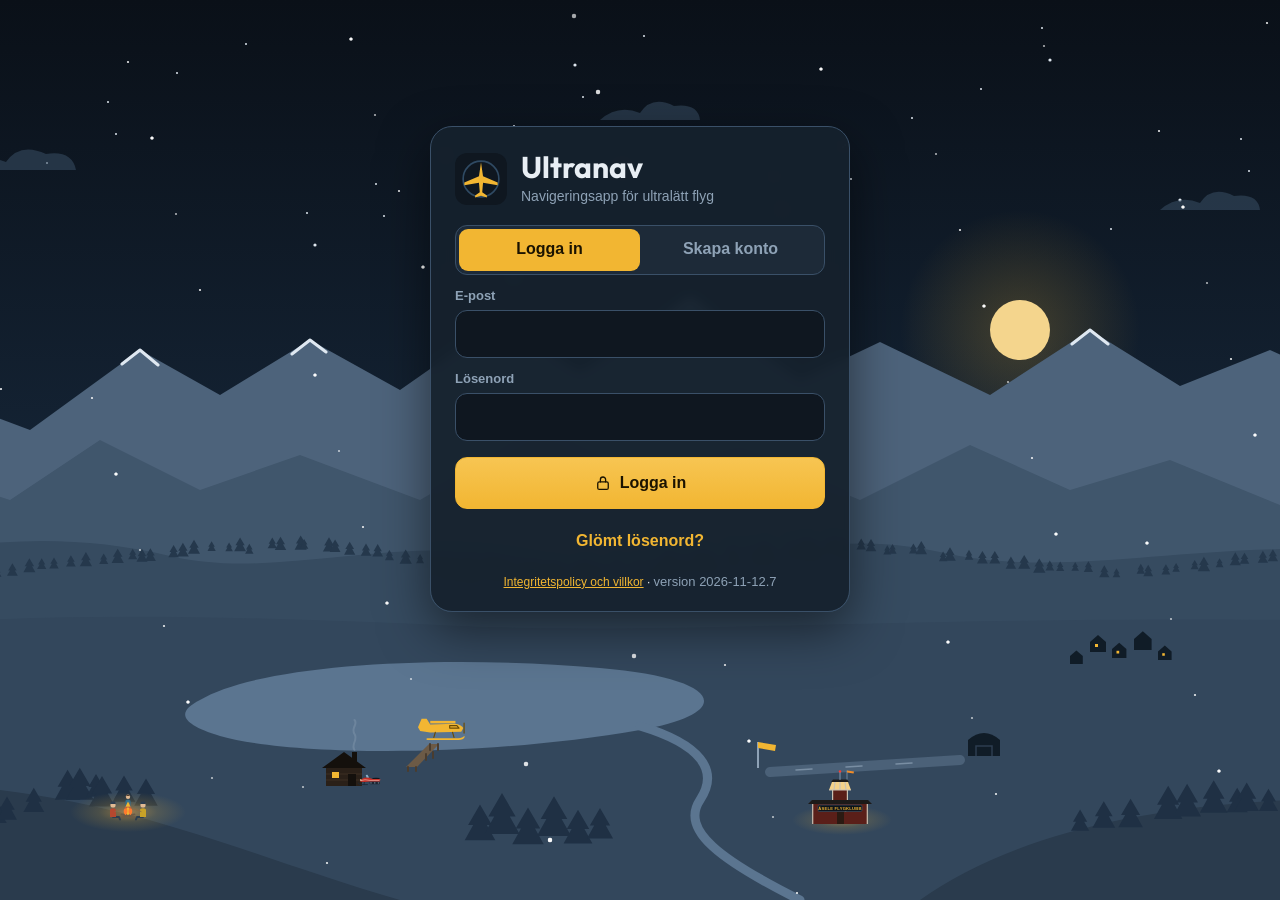
<file: index.html>
<!doctype html>
<html lang="sv">
<head>
<meta charset="utf-8">
<meta name="viewport" content="width=device-width, initial-scale=1, maximum-scale=1, user-scalable=no, viewport-fit=cover">
<meta name="apple-mobile-web-app-capable" content="yes">
<meta name="mobile-web-app-capable" content="yes">
<meta name="apple-mobile-web-app-status-bar-style" content="black-translucent">
<meta name="apple-mobile-web-app-title" content="Ultranav">
<meta name="theme-color" content="#0f1720">
<title>Ultranav</title>
<link rel="manifest" href="manifest.webmanifest">
<link rel="apple-touch-icon" href="icons/icon-180.png">
<link rel="icon" href="icons/icon.svg" type="image/svg+xml">
<link rel="stylesheet" href="vendor/leaflet/leaflet.css">
<link rel="stylesheet" href="css/app.css">
</head>
<body>
<div id="app">

  <!-- Instrumentlist -->
  <header id="instruments">
    <button id="btnMenu" class="ibtn" aria-label="Meny"><i data-icon="menu" data-size="26"></i></button>
    <div class="inst"><span class="lbl">GS</span><span class="val" id="iGS">--</span><span class="unit" id="iGSu">kt</span></div>
    <div class="inst i-trk"><span class="lbl">TRK</span><span class="val" id="iTRK">---</span><span class="unit">°</span></div>
    <div class="inst"><span class="lbl">ALT</span><span class="val" id="iALT">----</span><span class="unit" id="iALTu">ft</span></div>
    <div class="inst"><span class="lbl">AGL</span><span class="val" id="iAGL">----</span><span class="unit" id="iAGLu">ft</span></div>
    <div class="inst wide tappable" title="Välj aktiv sträcka"><span class="lbl">NÄSTA <i data-icon="chevronDown" data-size="12"></i></span><span class="val" id="iWP">—</span><span class="unit xtk" id="iXTK"></span></div>
    <div class="inst"><span class="lbl">BRG</span><span class="val" id="iBRG">---</span><span class="unit">°</span></div>
    <div class="inst"><span class="lbl">DIST</span><span class="val" id="iDIST">--</span><span class="unit" id="iDISTu">NM</span></div>
    <div class="inst"><span class="lbl">ETE</span><span class="val" id="iETE">--:--</span></div>
    <div class="inst i-eta"><span class="lbl">ETA</span><span class="val" id="iETA">--:--</span><span class="unit">Z</span></div>
    <div class="inst i-utc"><span class="lbl">UTC</span><span class="val" id="iUTC">--:--</span></div>
  </header>

  <div id="mapwrap">
    <div id="map"></div>
    <div id="toast" class="hidden"></div>
    <div id="editBanner" class="hidden"><i data-icon="route"></i><span id="editInfo">Tryck på kartan för att lägga till brytpunkter. Dra en punkt för att flytta den.</span><button id="btnEditUndo" class="sec"><i data-icon="undo" data-size="18"></i>Ångra</button><button id="btnEditDone"><i data-icon="check" data-size="18"></i>Klar</button></div>

    <!-- Snabbknappar -->
    <nav id="fab" aria-label="Kartkontroller">
      <div class="grp">
        <button id="btnGps" title="GPS på/av"><i data-icon="gps"></i><small>GPS</small></button>
        <button id="btnFollow" title="Följ position"><i data-icon="follow"></i><small>Följ</small></button>
        <button id="btnOrient" title="Norr upp / kurs upp"><i data-icon="north"></i><small>Norr</small></button>
      </div>
      <div class="grp">
        <button id="btnEdit" title="Planera rutt"><i data-icon="route"></i><small>Rutt</small></button>
        <button id="btnProfile" class="phone-more" title="Terrängprofil längs rutten"><i data-icon="mountain"></i><small>Profil</small></button>
        <button id="btnDraw" class="two phone-more" title="Rita och mät: avstånd, linjer, ytor och punkter"><i data-icon="drawMeasure"></i><small>Rita och<br>mät</small></button>
      </div>
      <div class="grp">
        <button id="btnLayers" title="Kartor och kartlager"><i data-icon="layers"></i><small>Kartor</small></button>
        <button id="btnNearest" class="phone-more" title="Närmaste flygfält"><i data-icon="runway"></i><small>Närmast</small></button>
        <button id="btnNotam" class="phone-more" title="NOTAM på LFV:s drönarkarta — öppnas i ny flik"><i data-icon="alert"></i><small>NOTAM</small></button>
      </div>
      <div class="grp zoom">
        <button id="btnZoomIn" title="Zooma in" aria-label="Zooma in"><i data-icon="plus" data-size="24"></i></button>
        <button id="btnZoomOut" title="Zooma ut" aria-label="Zooma ut"><i data-icon="minus" data-size="24"></i></button>
      </div>
      <div class="grp hidegrp">
        <button id="btnMore" title="Fler verktyg"><i data-icon="dots"></i><small>Mer</small></button>
        <button id="btnHide" title="Dölj verktygen så att hela kartan syns"><i data-icon="chevronRight"></i><small>Dölj</small></button>
      </div>
    </nav>
    <button id="toolsTab" title="Dölj eller visa verktygen" aria-label="Dölj eller visa verktygen"><i data-icon="chevronLeft" data-size="22"></i></button>

    <!-- Lagerpanel -->
    <section id="layerPanel" class="popover hidden"></section>

    <!-- Terrängprofil -->
    <section id="profilePanel" class="hidden">
      <canvas id="profileCanvas"></canvas>
      <div id="profileLegend"></div>
    </section>
  </div>

  <!-- Sidopanel -->
  <aside id="side" class="hidden">
    <div class="tabs">
      <button data-tab="route" class="active"><i data-icon="route"></i><span>Rutt</span></button>
      <button data-tab="wx"><i data-icon="cloud"></i><span>Väder</span></button>
      <button data-tab="fields"><i data-icon="plane"></i><span>Fält</span></button>
      <button data-tab="draw"><i data-icon="drawMeasure"></i><span>Rita och mät</span></button>
      <button data-tab="track"><i data-icon="log"></i><span>Logg</span></button>
      <button data-tab="settings"><i data-icon="sliders"></i><span>Inställn.</span></button>
      <button data-tab="account"><i data-icon="user"></i><span>Konto</span></button>
      <button id="btnCloseSide" class="close" aria-label="Stäng"><i data-icon="close"></i></button>
    </div>
    <div class="tabbody" id="tab-route"></div>
    <div class="tabbody hidden" id="tab-wx"></div>
    <div class="tabbody hidden" id="tab-fields"></div>
    <div class="tabbody hidden" id="tab-draw"></div>
    <div class="tabbody hidden" id="tab-track"></div>
    <div class="tabbody hidden" id="tab-settings"></div>
    <div class="tabbody hidden" id="tab-account"></div>
  </aside>

  <!-- Inloggningssida -->
  <div id="gate" class="hidden"></div>

  <!-- Modal -->
  <div id="modal" class="hidden"><div class="modalbox"><div id="modalBody"></div><div class="modalbtns"><button id="modalClose">Stäng</button></div></div></div>
</div>

<script src="vendor/leaflet/leaflet.js"></script>
<script src="vendor/leaflet/leaflet-rotate.js"></script>
<script type="module" src="js/app.js"></script>
</body>
</html>
</file>
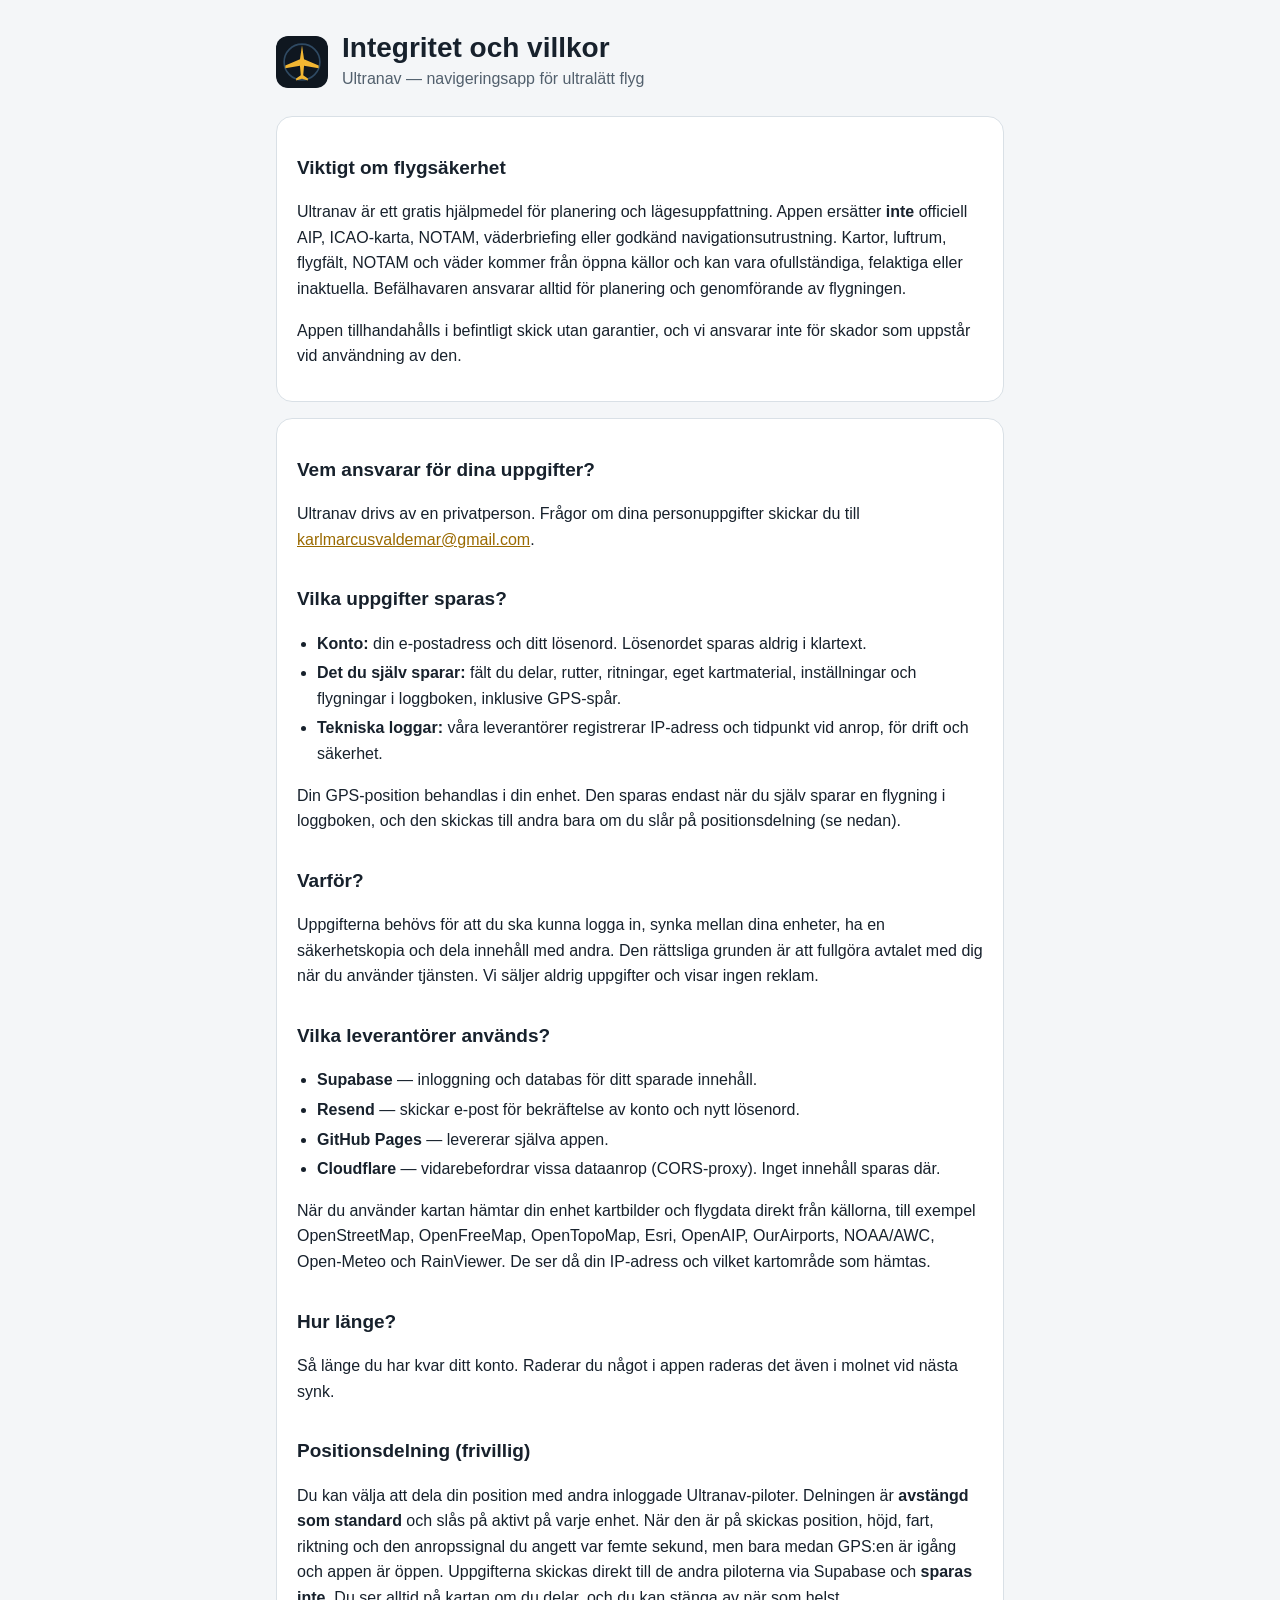
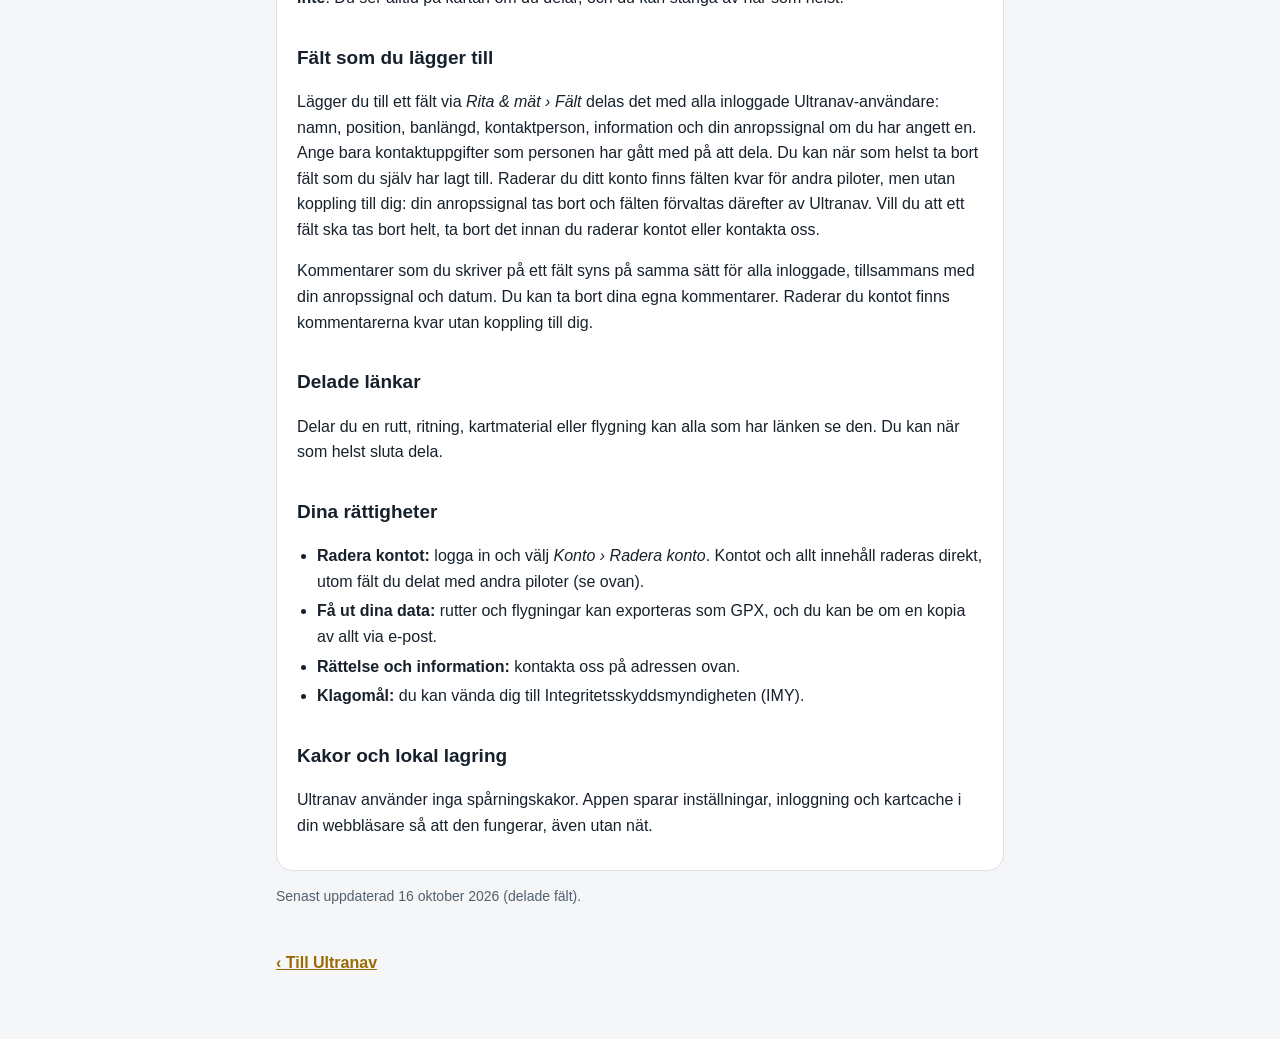
<file: integritet.html>
<!doctype html>
<html lang="sv">
<head>
<meta charset="utf-8">
<meta name="viewport" content="width=device-width, initial-scale=1">
<title>Integritet och villkor – Ultranav</title>
<link rel="icon" href="icons/icon.svg">
<style>
  :root { --bg: #0f1720; --panel: #17212c; --text: #e7edf3; --muted: #9fb0c0; --accent: #f2b632; --line: #2a3846; }
  @media (prefers-color-scheme: light) { :root { --bg: #f4f6f8; --panel: #fff; --text: #17212c; --muted: #52606d; --accent: #9a6a00; --line: #d9e0e6; } }
  * { box-sizing: border-box; }
  body { margin: 0; background: var(--bg); color: var(--text); font: 16px/1.6 -apple-system, BlinkMacSystemFont, "Segoe UI", Roboto, sans-serif; }
  main { max-width: 760px; margin: 0 auto; padding: 32px 16px 64px; }
  header { display: flex; align-items: center; gap: 14px; margin-bottom: 24px; }
  header img { border-radius: 12px; }
  h1 { font-size: 28px; line-height: 1.15; margin: 0; }
  header p { margin: 2px 0 0; color: var(--muted); }
  h2 { font-size: 19px; margin: 32px 0 8px; }
  section { background: var(--panel); border: 1px solid var(--line); border-radius: 16px; padding: 4px 20px 16px; margin-top: 16px; }
  a { color: var(--accent); }
  ul { padding-left: 20px; }
  li { margin: 4px 0; }
  .muted { color: var(--muted); font-size: 14px; }
  .back { display: inline-block; margin-top: 28px; font-weight: 600; }
</style>
</head>
<body>
<main>
  <header>
    <img src="icons/icon.svg" alt="" width="52" height="52">
    <div><h1>Integritet och villkor</h1><p>Ultranav — navigeringsapp för ultralätt flyg</p></div>
  </header>

  <section>
    <h2>Viktigt om flygsäkerhet</h2>
    <p>Ultranav är ett gratis hjälpmedel för planering och lägesuppfattning. Appen ersätter <b>inte</b> officiell AIP, ICAO-karta,
    NOTAM, väderbriefing eller godkänd navigationsutrustning. Kartor, luftrum, flygfält, NOTAM och väder kommer från öppna källor
    och kan vara ofullständiga, felaktiga eller inaktuella. Befälhavaren ansvarar alltid för planering och genomförande av flygningen.</p>
    <p>Appen tillhandahålls i befintligt skick utan garantier, och vi ansvarar inte för skador som uppstår vid användning av den.</p>
  </section>

  <section>
    <h2>Vem ansvarar för dina uppgifter?</h2>
    <p>Ultranav drivs av en privatperson. Frågor om dina personuppgifter skickar du till <a href="mailto:karlmarcusvaldemar@gmail.com">karlmarcusvaldemar@gmail.com</a>.</p>

    <h2>Vilka uppgifter sparas?</h2>
    <ul>
      <li><b>Konto:</b> din e-postadress och ditt lösenord. Lösenordet sparas aldrig i klartext.</li>
      <li><b>Det du själv sparar:</b> fält du delar, rutter, ritningar, eget kartmaterial, inställningar och flygningar i loggboken, inklusive GPS-spår.</li>
      <li><b>Tekniska loggar:</b> våra leverantörer registrerar IP-adress och tidpunkt vid anrop, för drift och säkerhet.</li>
    </ul>
    <p>Din GPS-position behandlas i din enhet. Den sparas endast när du själv sparar en flygning i loggboken, och den skickas till andra bara om du slår på positionsdelning (se nedan).</p>

    <h2>Varför?</h2>
    <p>Uppgifterna behövs för att du ska kunna logga in, synka mellan dina enheter, ha en säkerhetskopia och dela innehåll med andra.
    Den rättsliga grunden är att fullgöra avtalet med dig när du använder tjänsten. Vi säljer aldrig uppgifter och visar ingen reklam.</p>

    <h2>Vilka leverantörer används?</h2>
    <ul>
      <li><b>Supabase</b> — inloggning och databas för ditt sparade innehåll.</li>
      <li><b>Resend</b> — skickar e-post för bekräftelse av konto och nytt lösenord.</li>
      <li><b>GitHub Pages</b> — levererar själva appen.</li>
      <li><b>Cloudflare</b> — vidarebefordrar vissa dataanrop (CORS-proxy). Inget innehåll sparas där.</li>
    </ul>
    <p>När du använder kartan hämtar din enhet kartbilder och flygdata direkt från källorna, till exempel OpenStreetMap, OpenFreeMap,
    OpenTopoMap, Esri, OpenAIP, OurAirports, NOAA/AWC, Open-Meteo och RainViewer. De ser då din IP-adress och vilket kartområde som hämtas.</p>

    <h2>Hur länge?</h2>
    <p>Så länge du har kvar ditt konto. Raderar du något i appen raderas det även i molnet vid nästa synk.</p>

    <h2>Positionsdelning (frivillig)</h2>
    <p>Du kan välja att dela din position med andra inloggade Ultranav-piloter. Delningen är <b>avstängd som standard</b> och slås på
    aktivt på varje enhet. När den är på skickas position, höjd, fart, riktning och den anropssignal du angett var femte sekund,
    men bara medan GPS:en är igång och appen är öppen. Uppgifterna skickas direkt till de andra piloterna via Supabase och
    <b>sparas inte</b>. Du ser alltid på kartan om du delar, och du kan stänga av när som helst.</p>

    <h2>Fält som du lägger till</h2>
    <p>Lägger du till ett fält via <i>Rita &amp; mät › Fält</i> delas det med alla inloggade Ultranav-användare: namn, position, banlängd,
    kontaktperson, information och din anropssignal om du har angett en. Ange bara kontaktuppgifter som personen har gått med på att dela.
    Du kan när som helst ta bort fält som du själv har lagt till. Raderar du ditt konto finns fälten kvar för andra piloter, men utan koppling till dig: din anropssignal tas bort och fälten förvaltas därefter av Ultranav. Vill du att ett fält ska tas bort helt, ta bort det innan du raderar kontot eller kontakta oss.</p>
    <p>Kommentarer som du skriver på ett fält syns på samma sätt för alla inloggade, tillsammans med din anropssignal och datum.
    Du kan ta bort dina egna kommentarer. Raderar du kontot finns kommentarerna kvar utan koppling till dig.</p>

    <h2>Delade länkar</h2>
    <p>Delar du en rutt, ritning, kartmaterial eller flygning kan alla som har länken se den. Du kan när som helst sluta dela.</p>

    <h2>Dina rättigheter</h2>
    <ul>
      <li><b>Radera kontot:</b> logga in och välj <i>Konto › Radera konto</i>. Kontot och allt innehåll raderas direkt, utom fält du delat med andra piloter (se ovan).</li>
      <li><b>Få ut dina data:</b> rutter och flygningar kan exporteras som GPX, och du kan be om en kopia av allt via e-post.</li>
      <li><b>Rättelse och information:</b> kontakta oss på adressen ovan.</li>
      <li><b>Klagomål:</b> du kan vända dig till Integritetsskyddsmyndigheten (IMY).</li>
    </ul>

    <h2>Kakor och lokal lagring</h2>
    <p>Ultranav använder inga spårningskakor. Appen sparar inställningar, inloggning och kartcache i din webbläsare så att den fungerar, även utan nät.</p>
  </section>

  <p class="muted">Senast uppdaterad 16 oktober 2026 (delade fält).</p>
  <a class="back" href="./">‹ Till Ultranav</a>
</main>
</body>
</html>
</file>
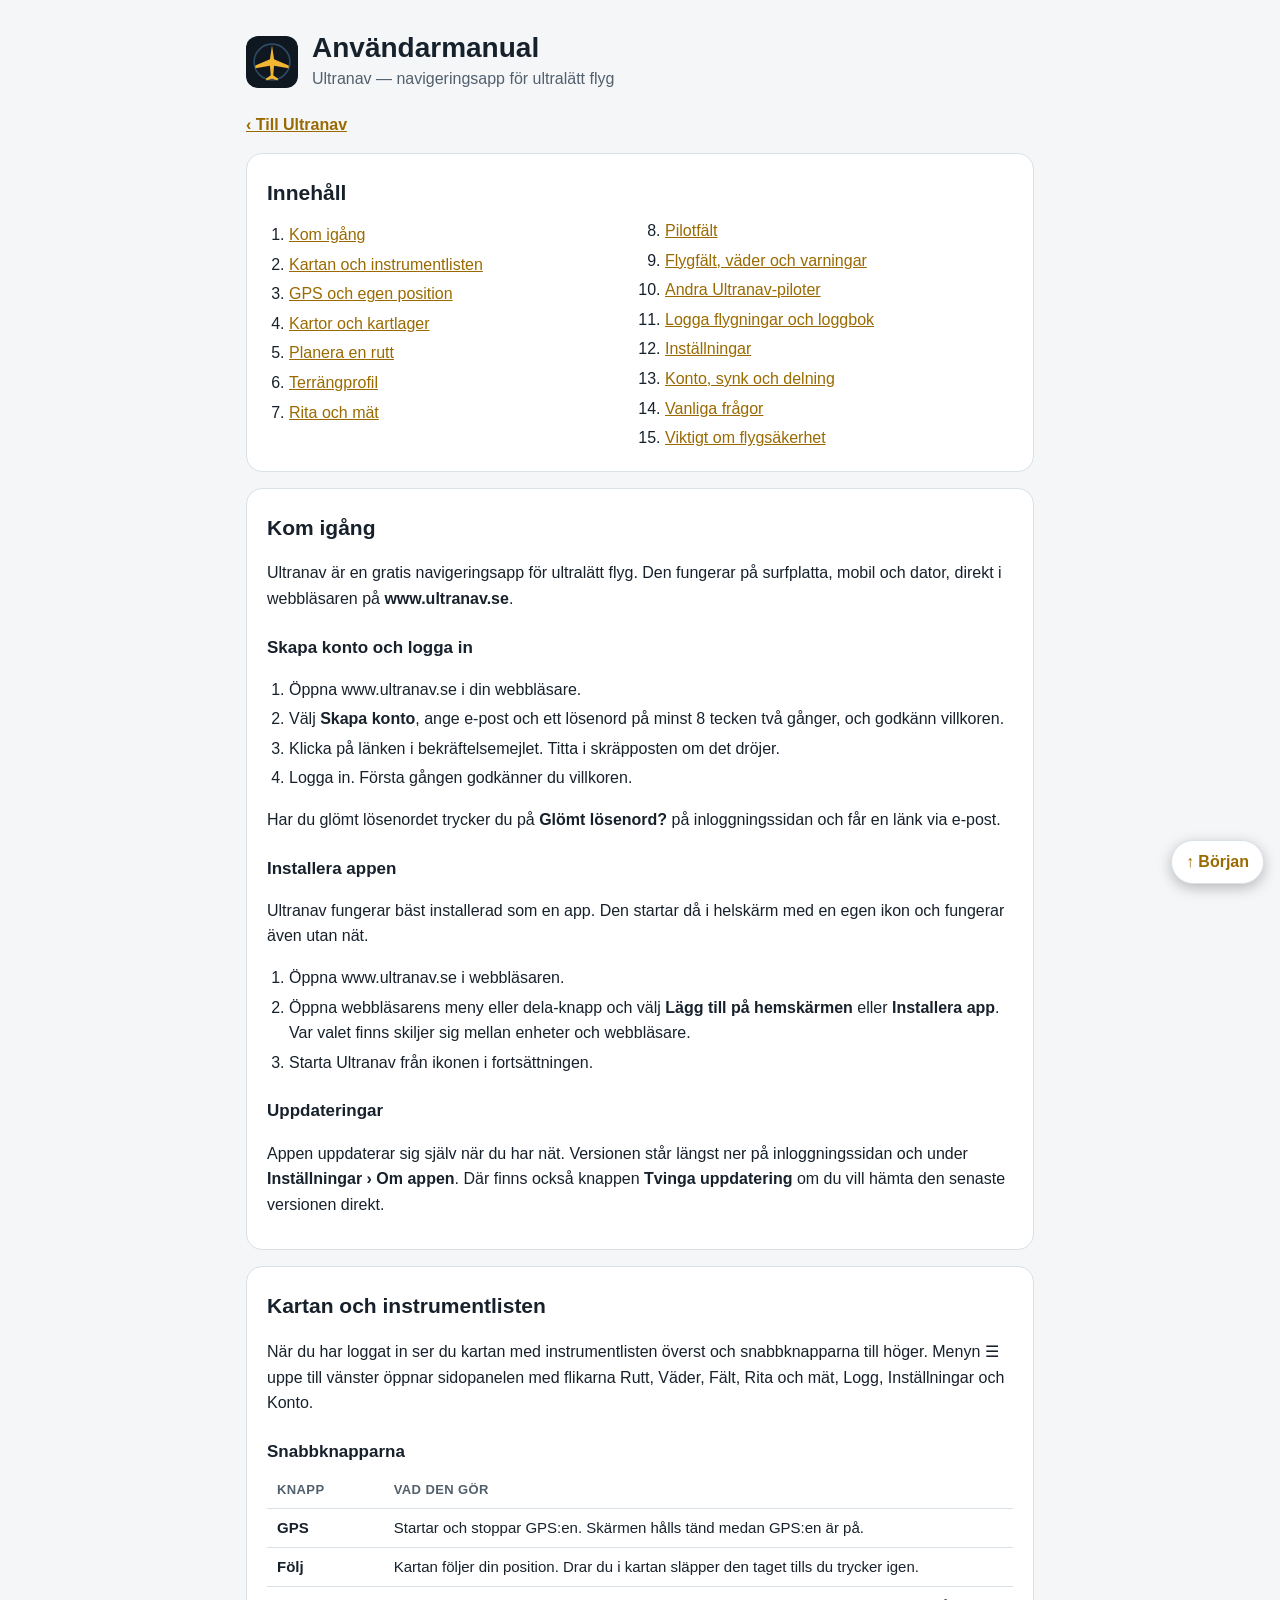
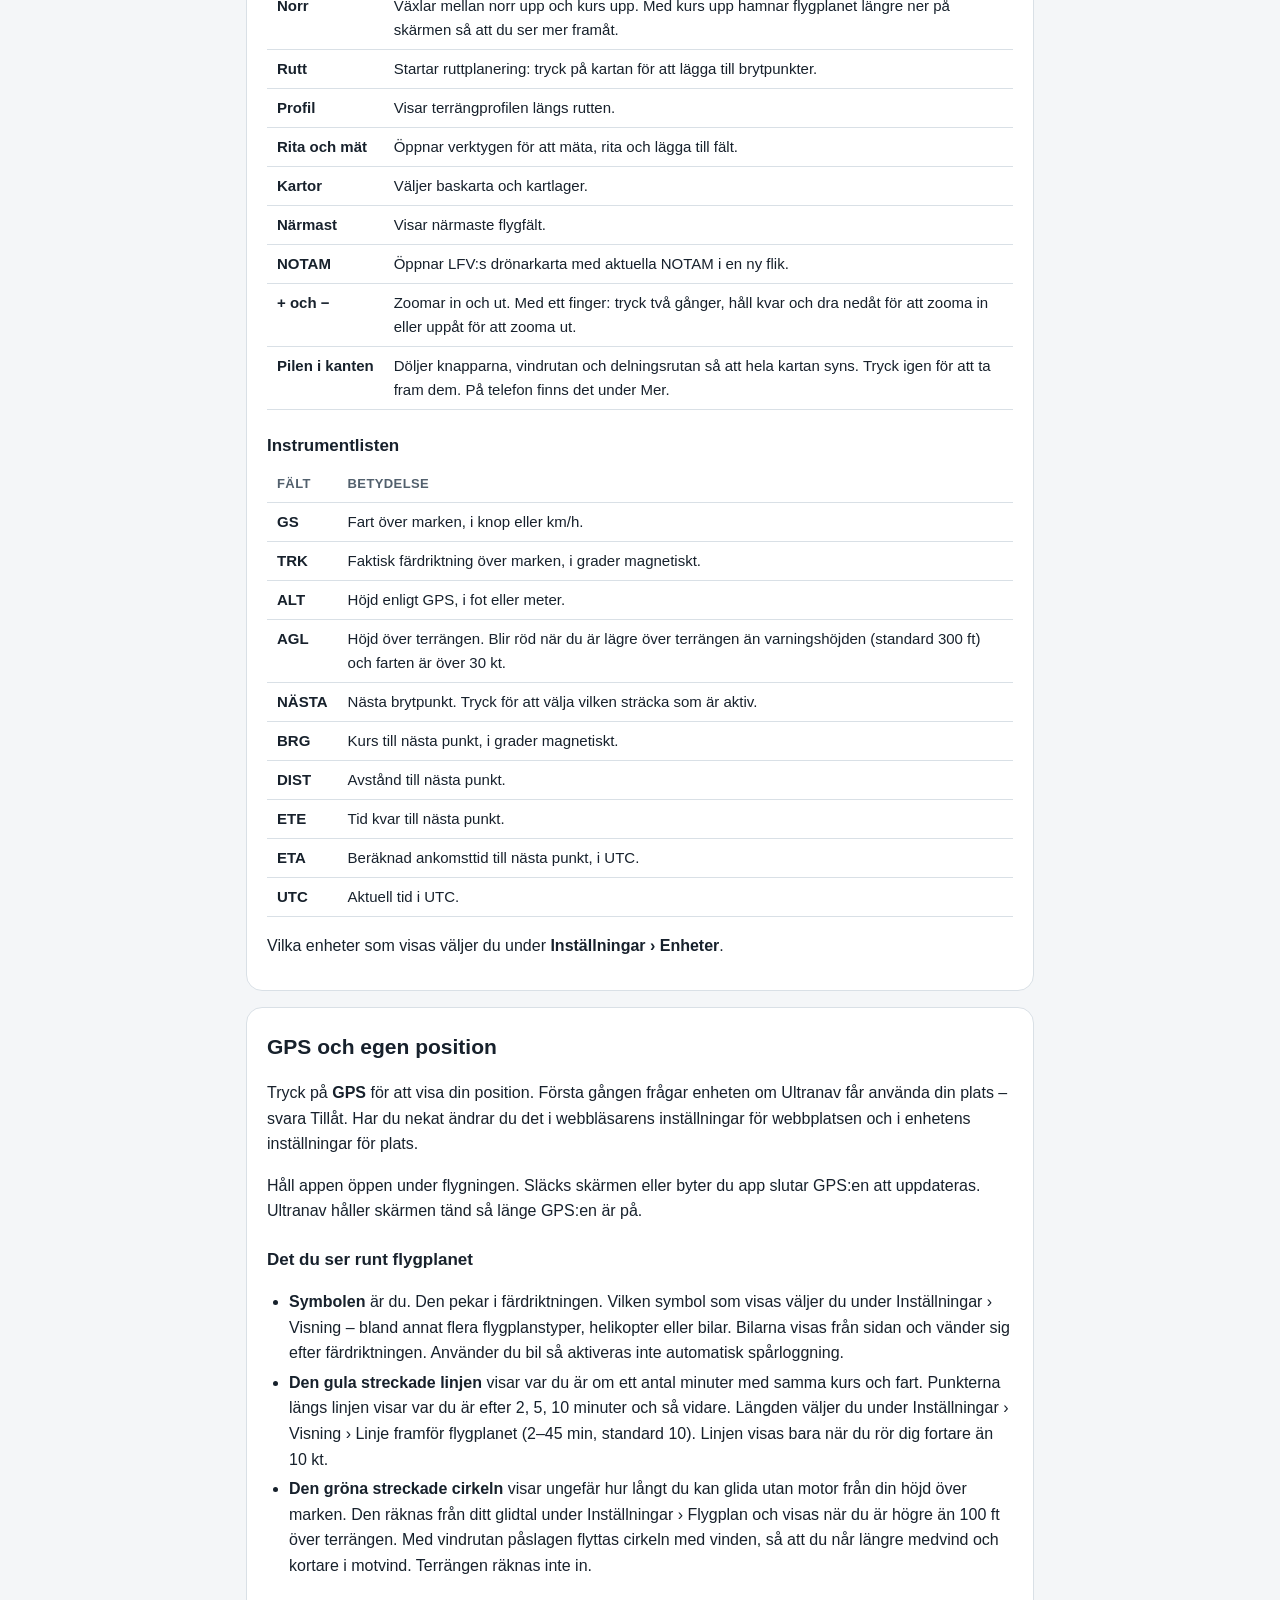
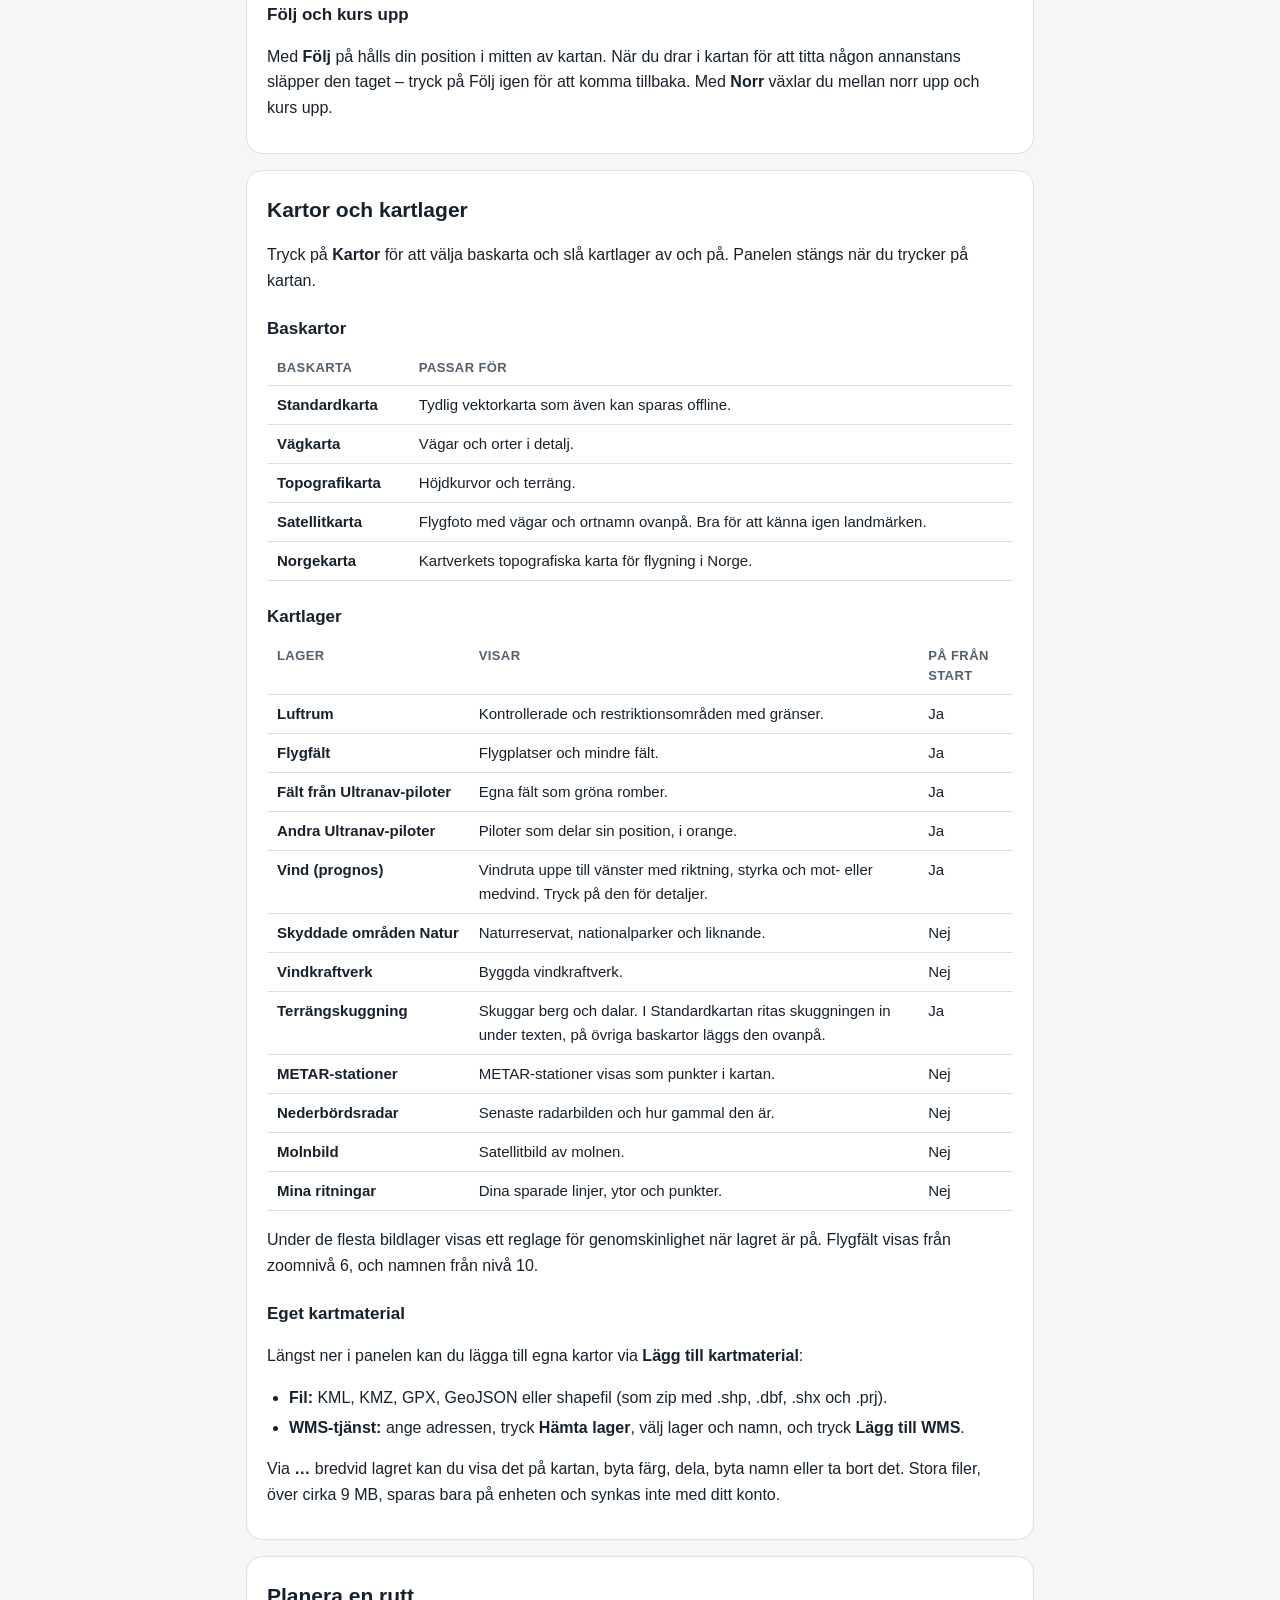
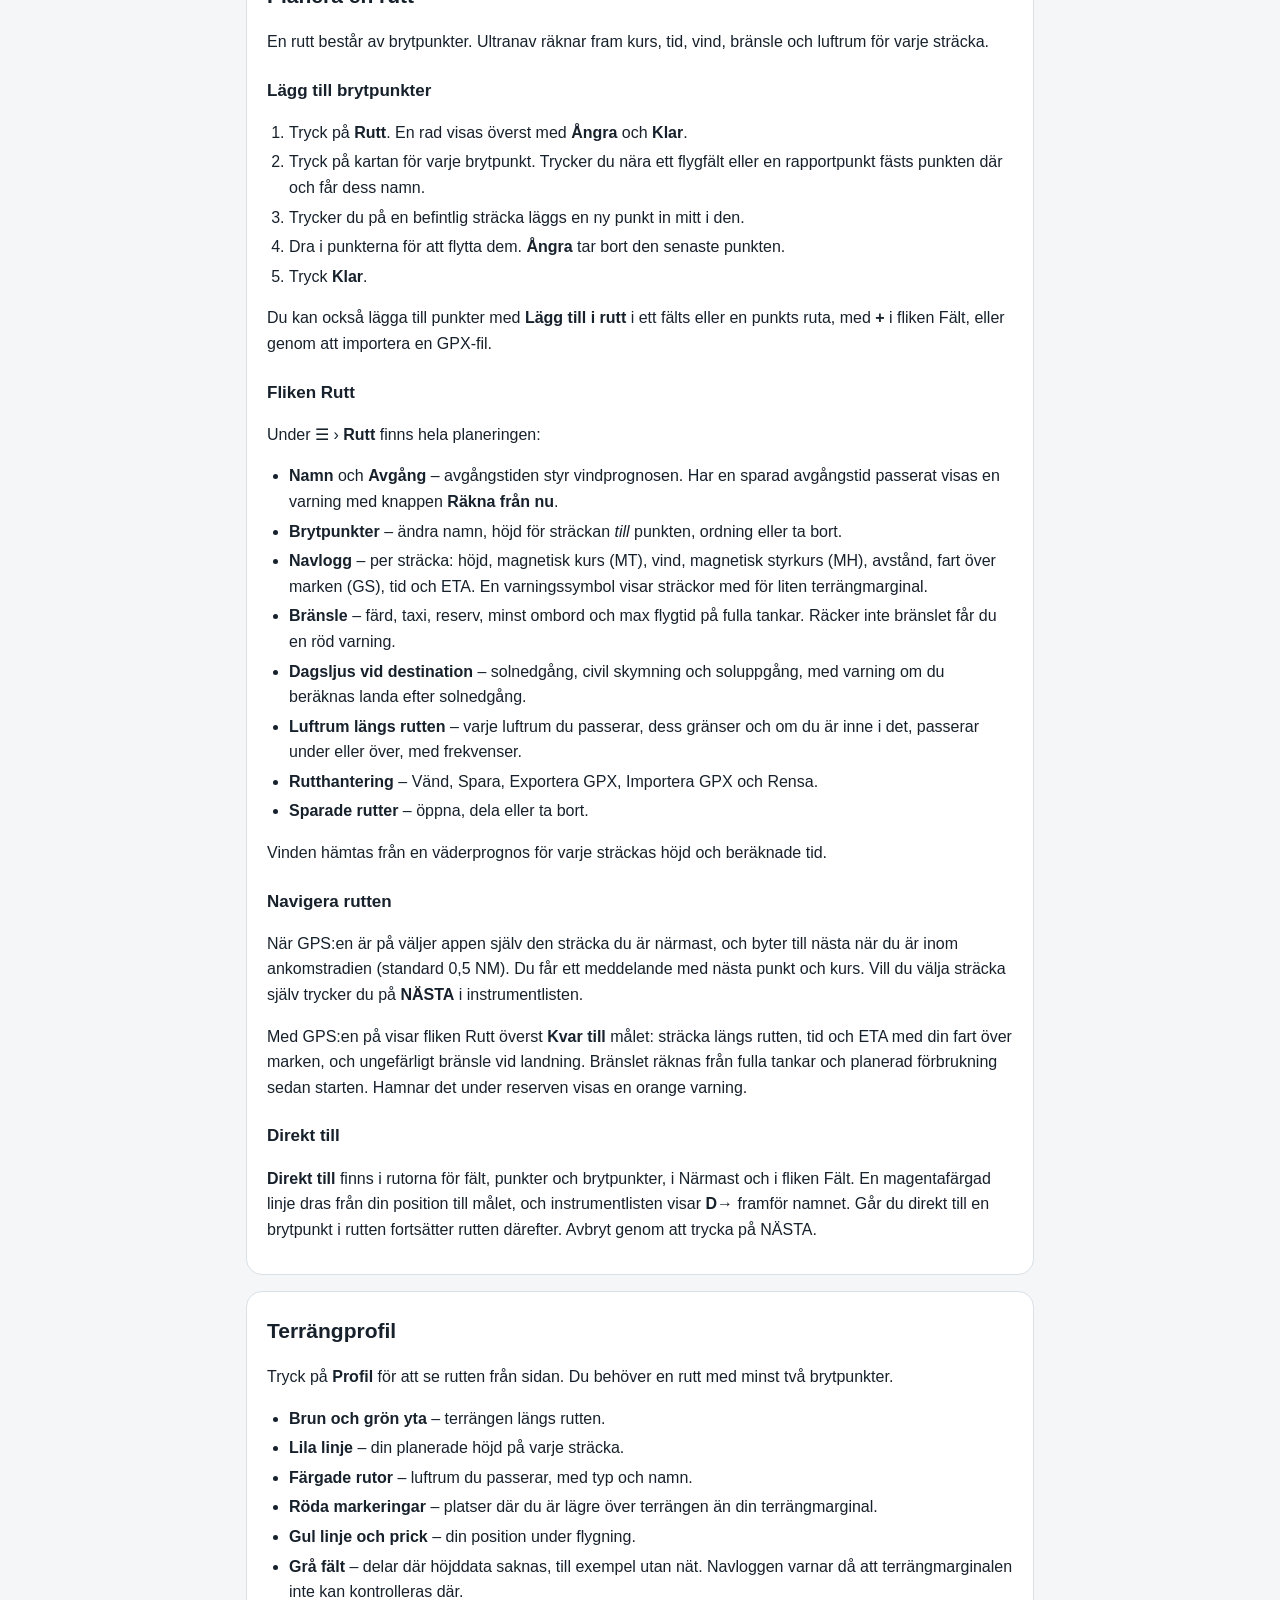
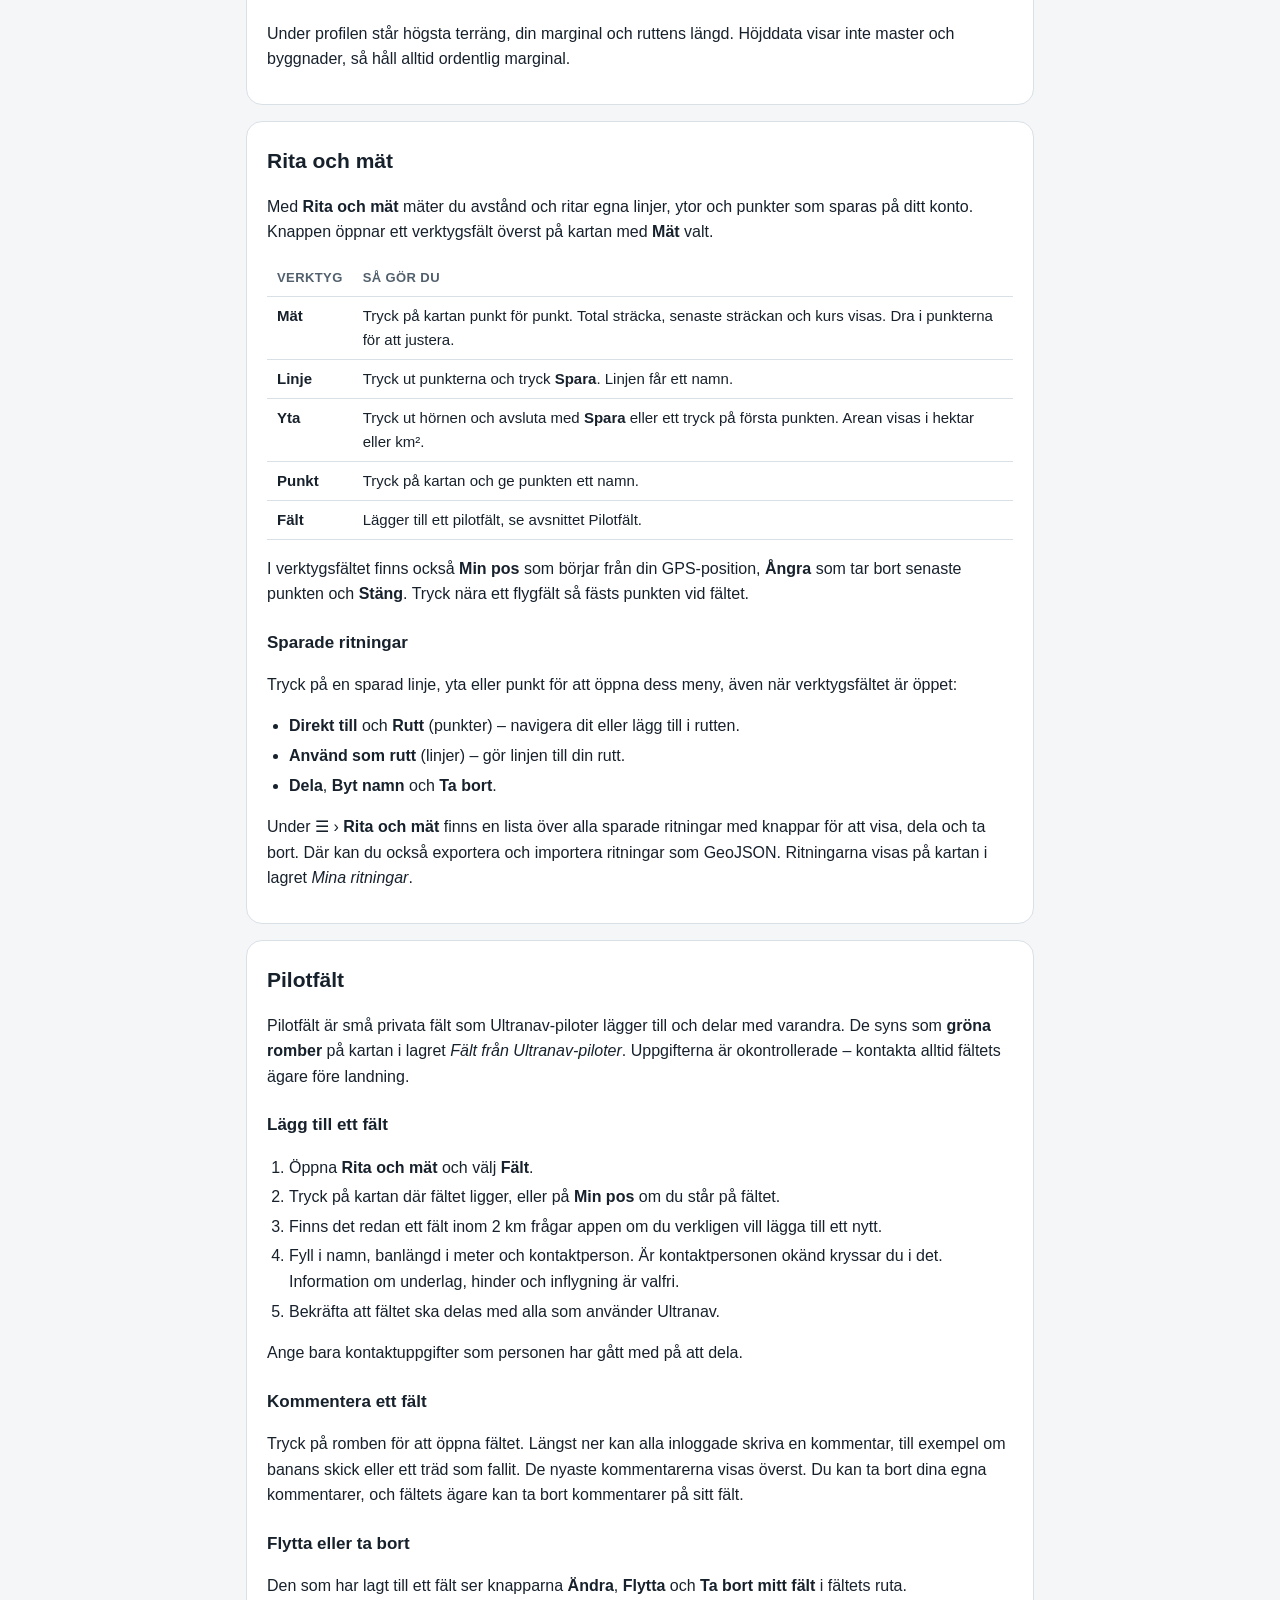
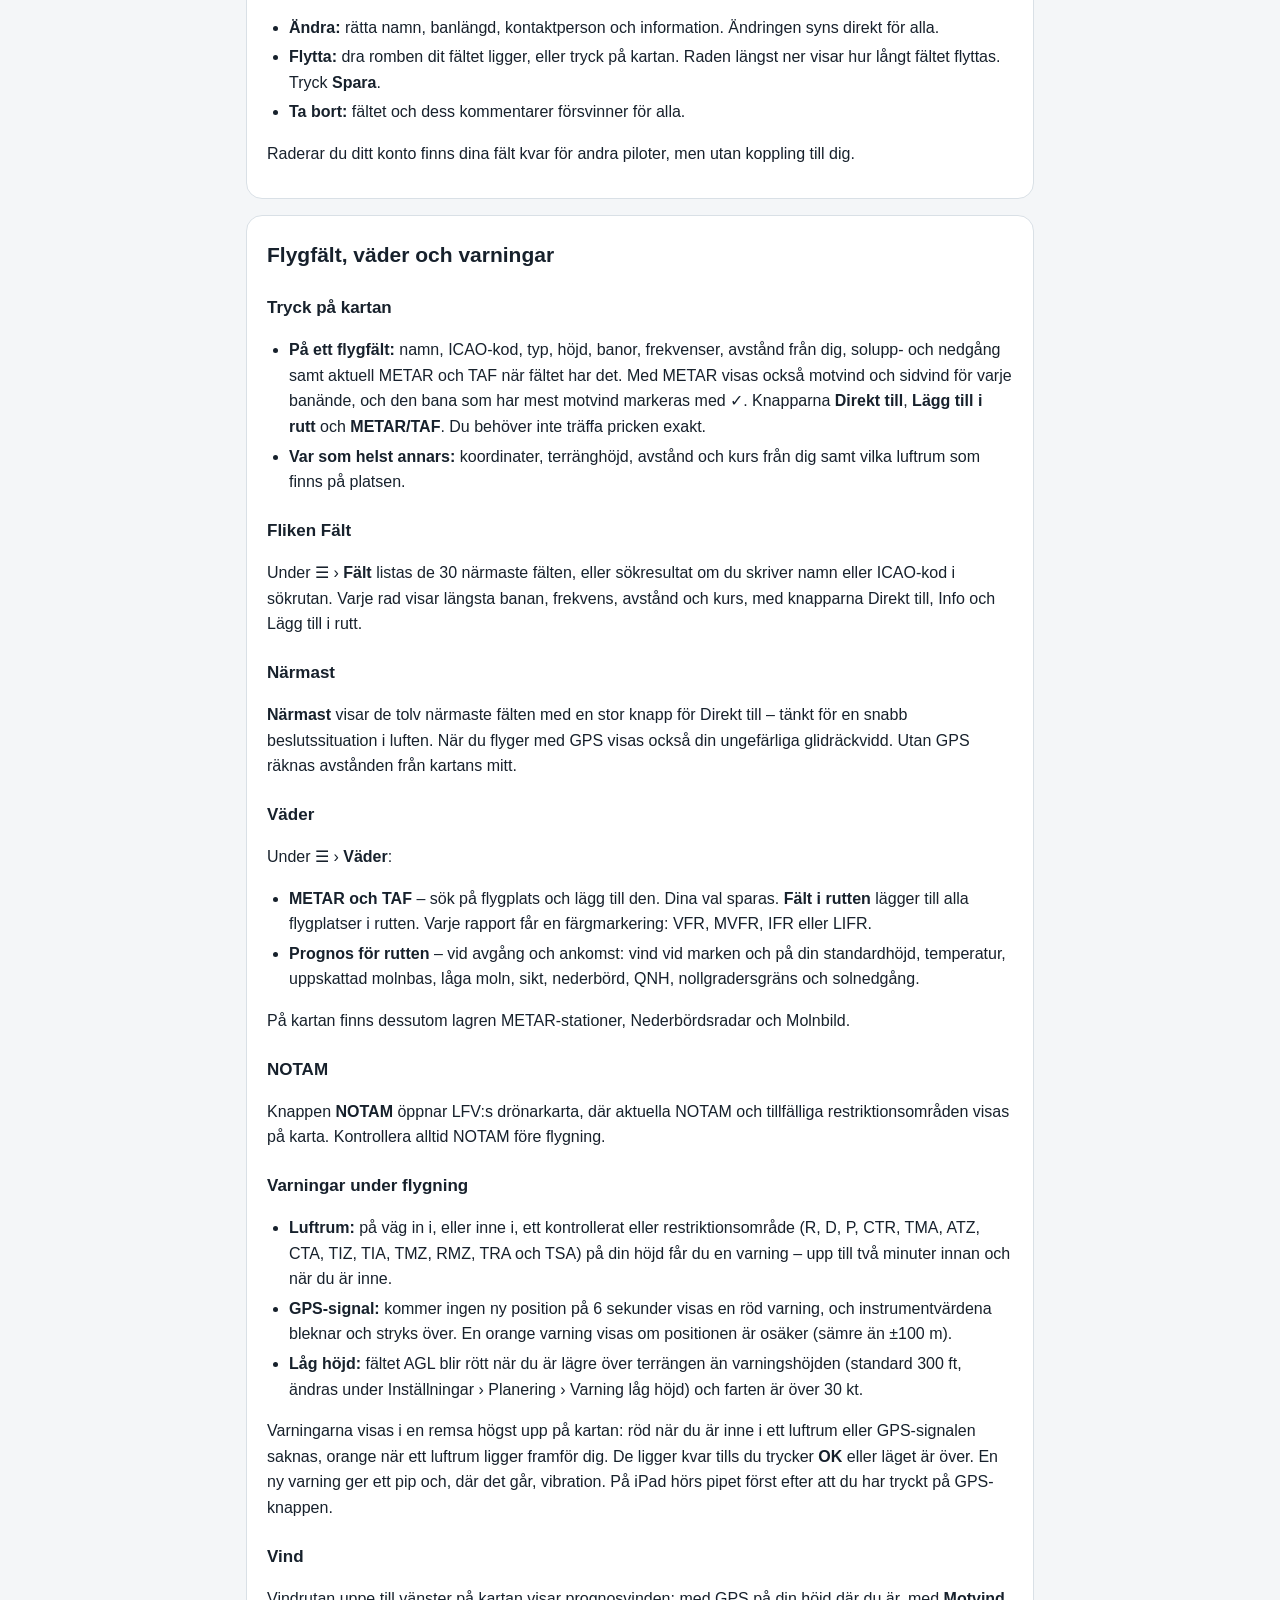
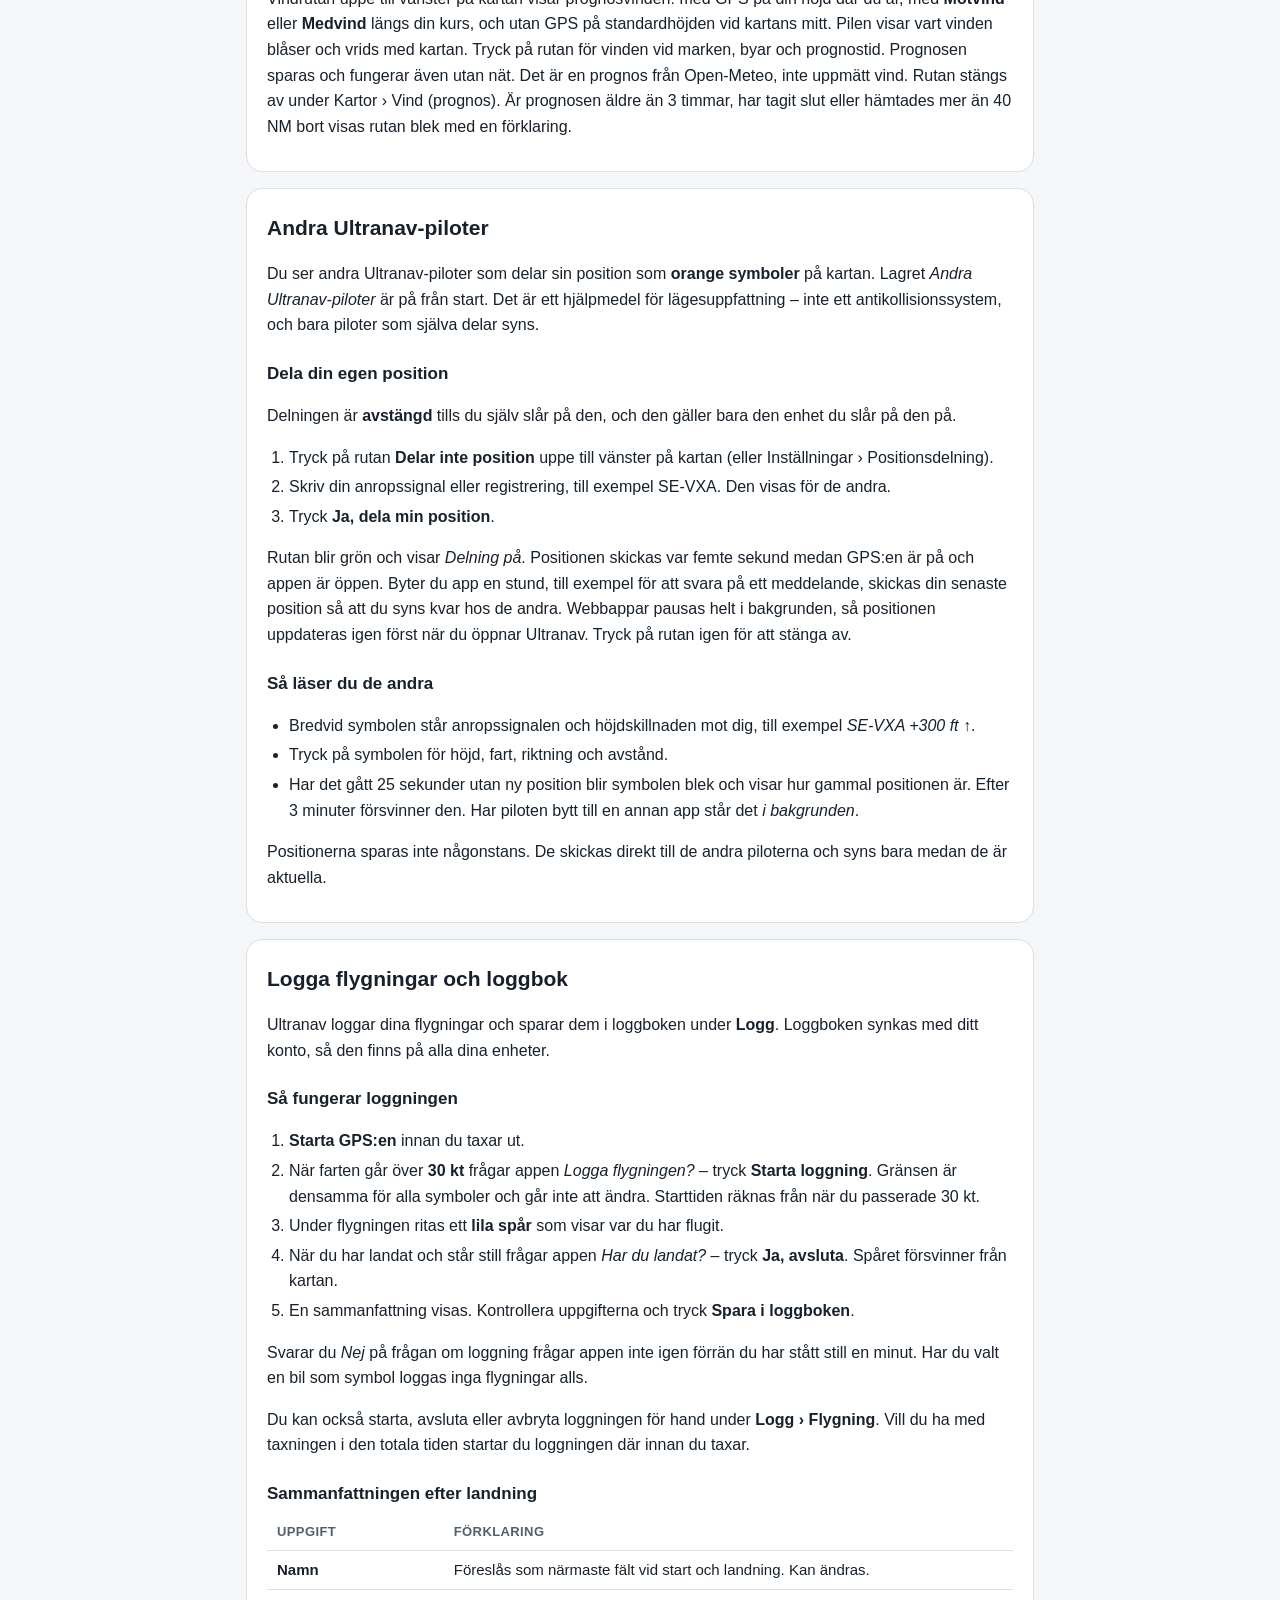
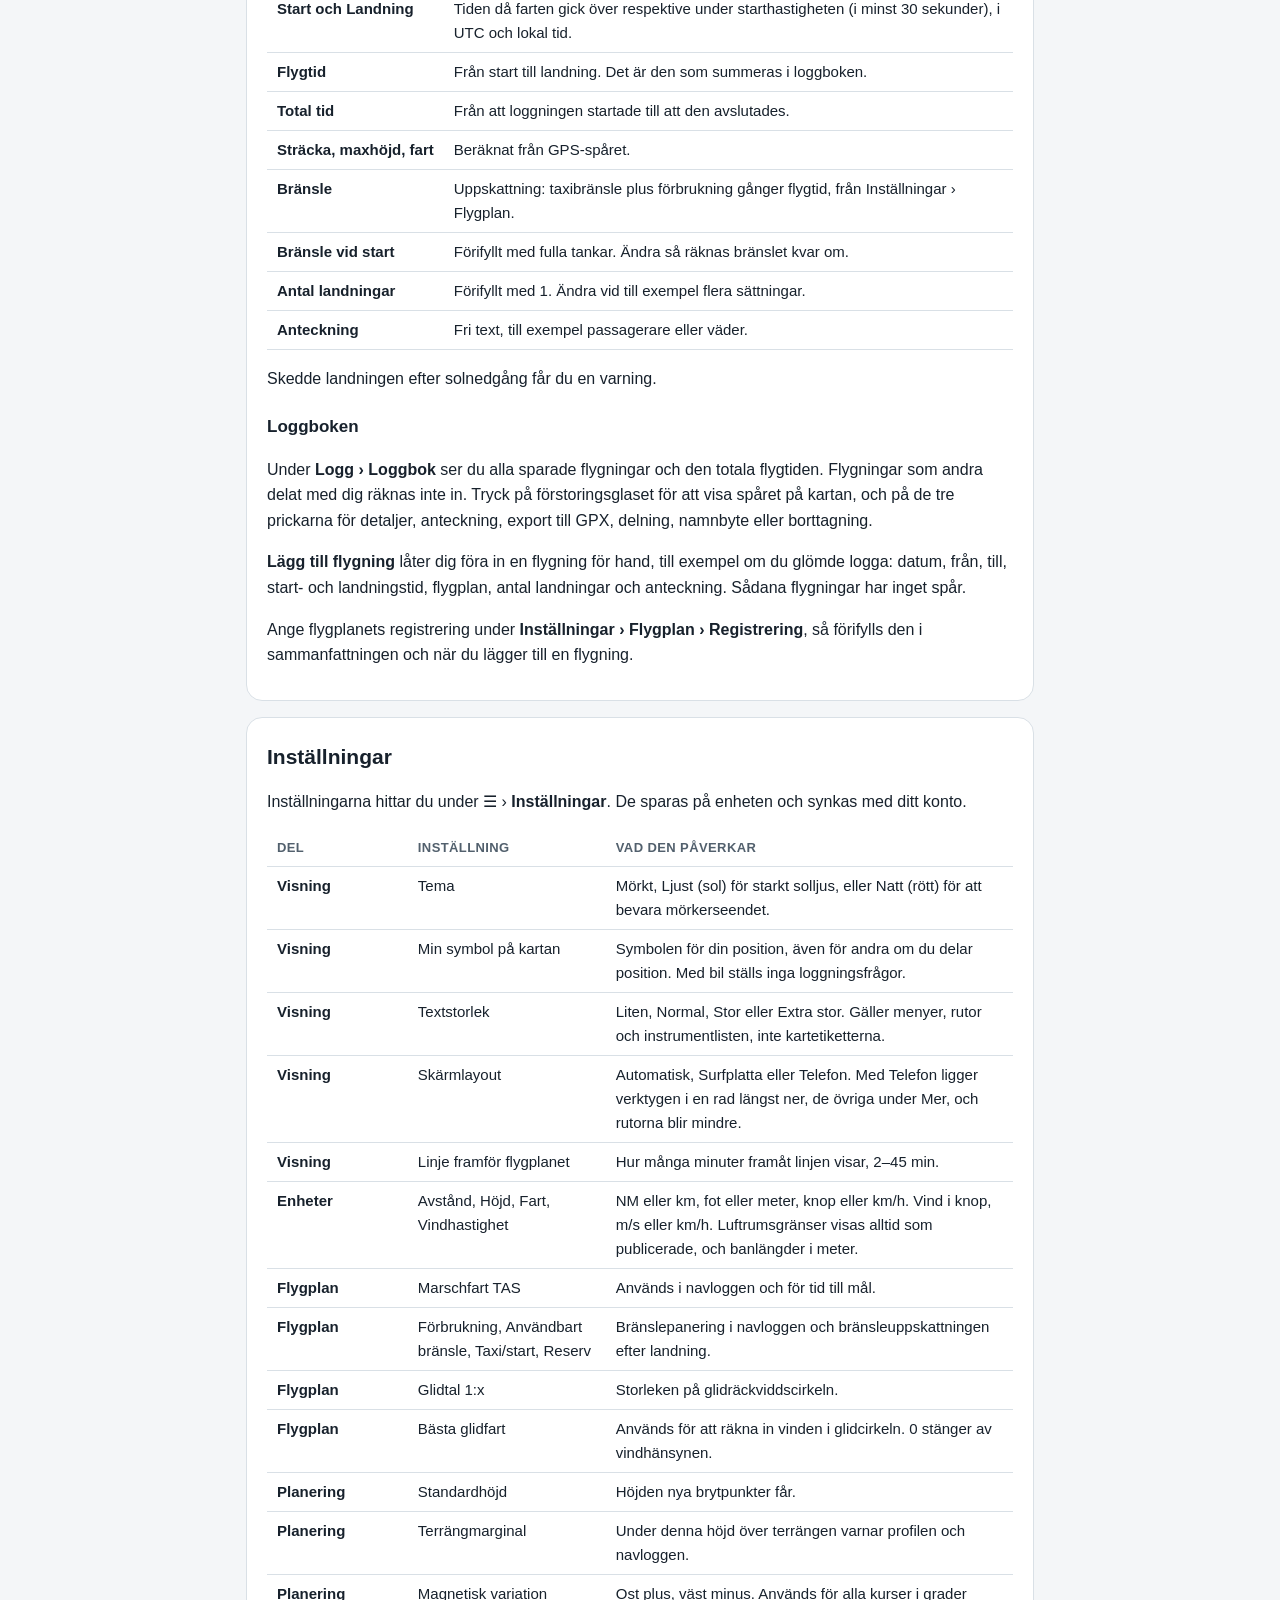
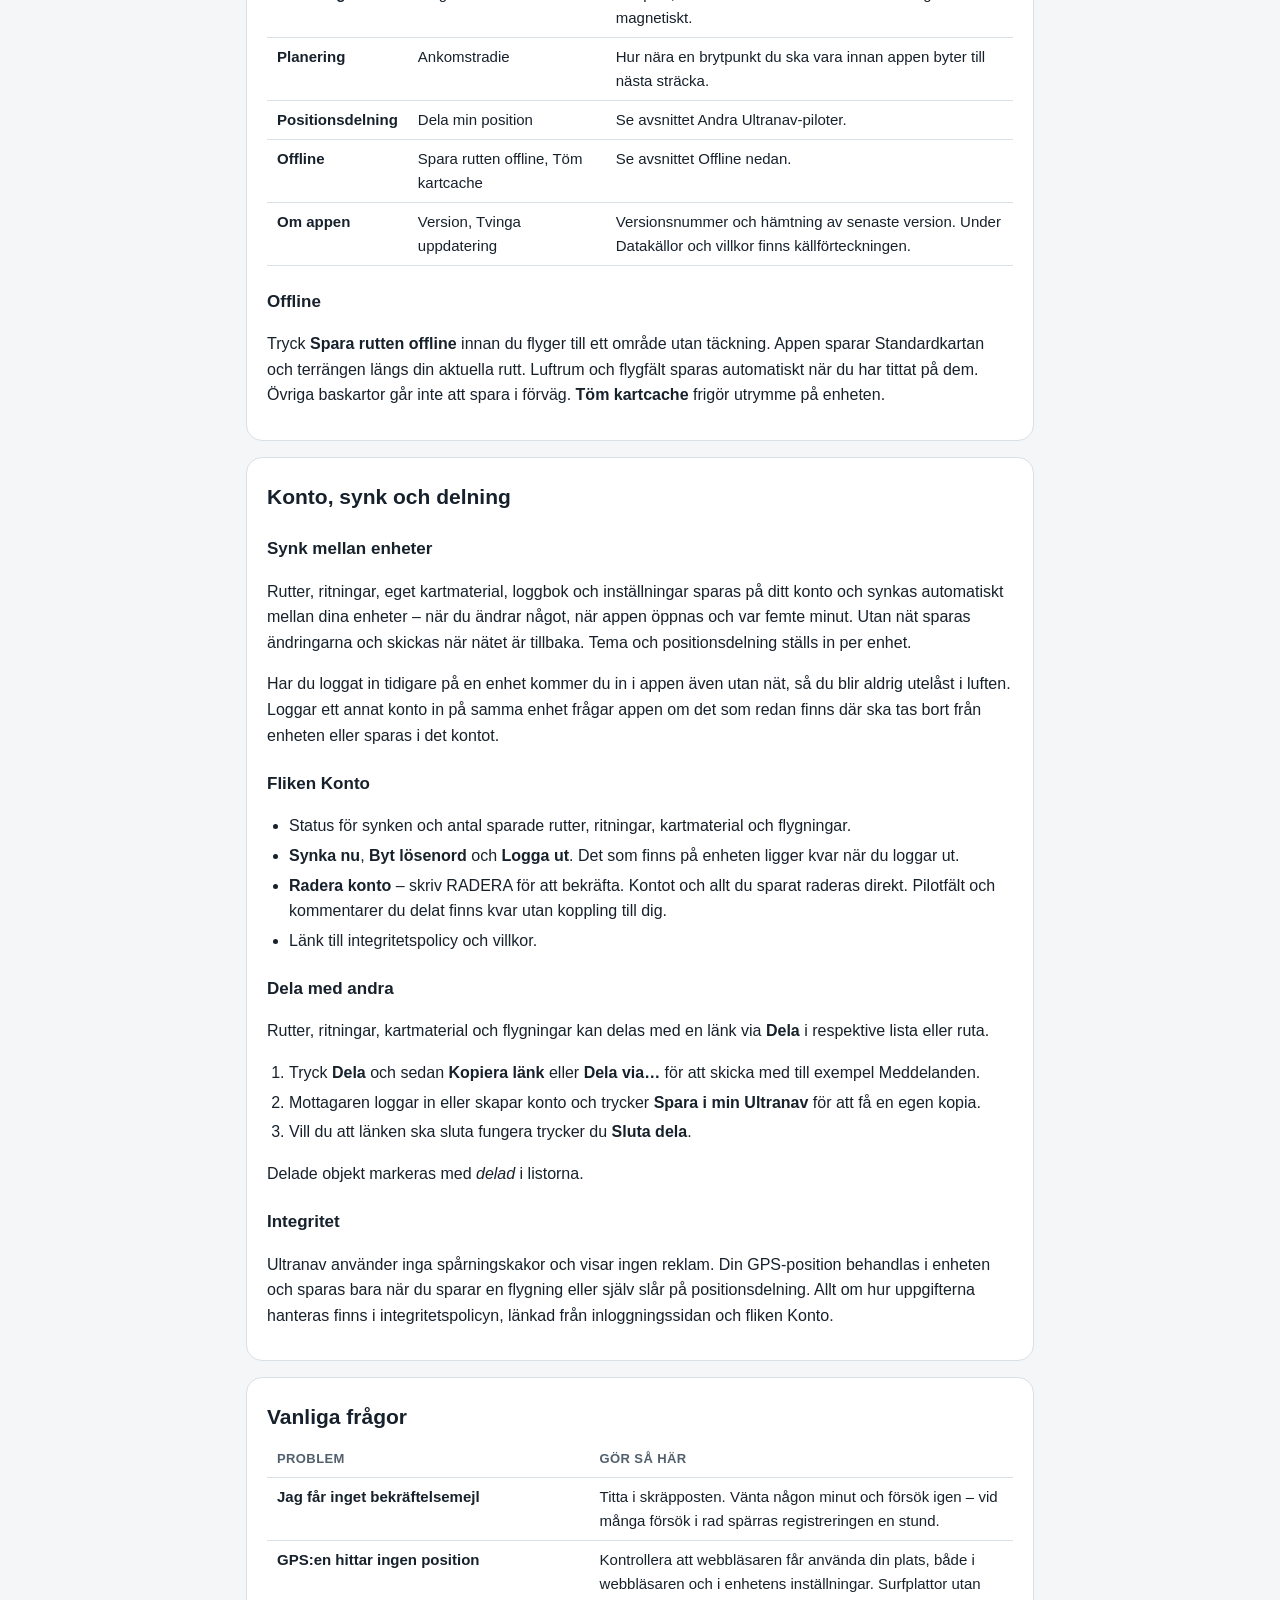
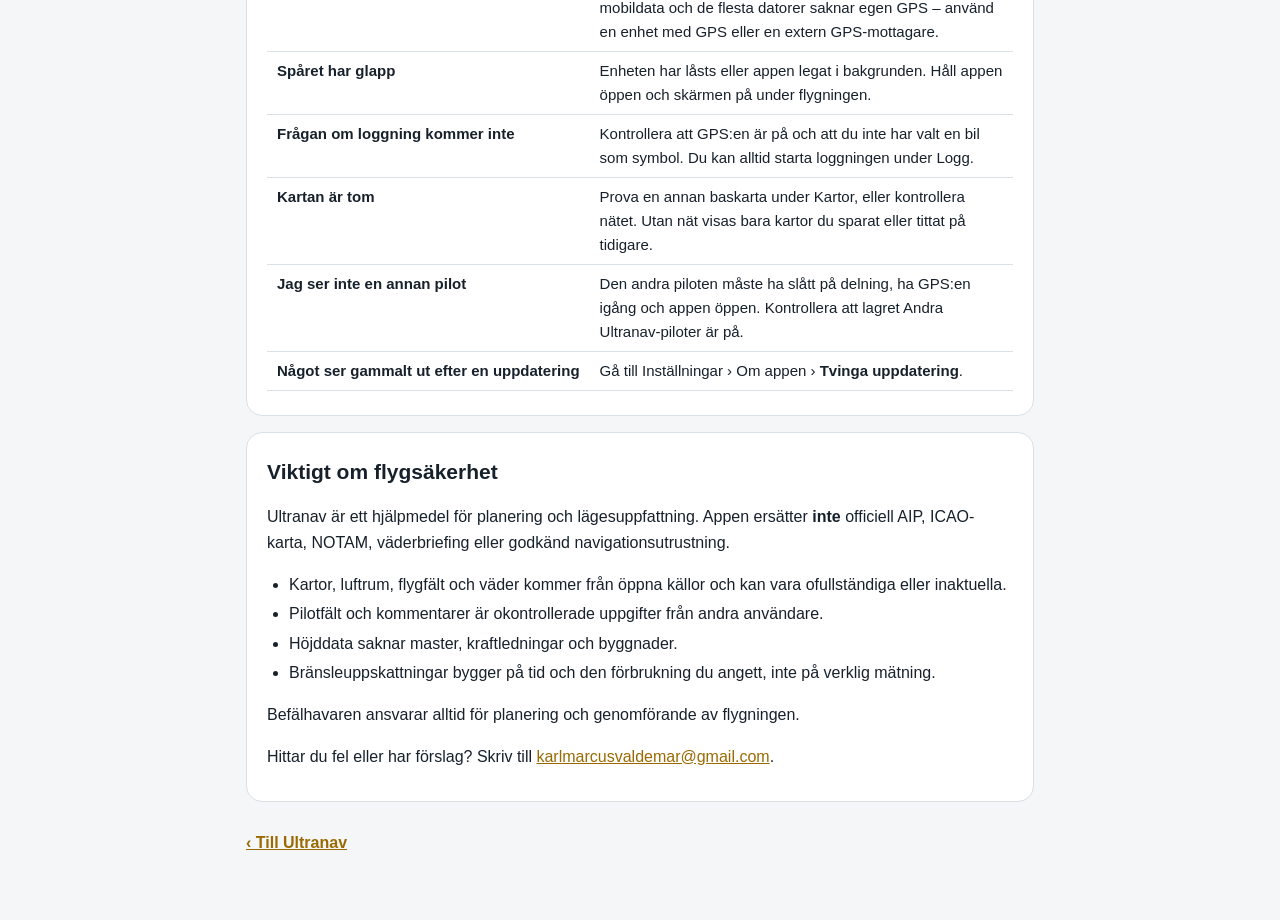
<file: manual.html>
<!doctype html>
<html lang="sv">
<head>
<meta charset="utf-8">
<meta name="viewport" content="width=device-width, initial-scale=1">
<title>Användarmanual – Ultranav</title>
<link rel="icon" href="icons/icon.svg">
<style>
  :root { --bg: #0f1720; --panel: #17212c; --text: #e7edf3; --muted: #9fb0c0; --accent: #f2b632; --line: #2a3846; }
  @media (prefers-color-scheme: light) { :root { --bg: #f4f6f8; --panel: #fff; --text: #17212c; --muted: #52606d; --accent: #9a6a00; --line: #d9e0e6; } }
  * { box-sizing: border-box; }
  html { scroll-behavior: smooth; }
  body { margin: 0; background: var(--bg); color: var(--text); font: 16px/1.6 -apple-system, BlinkMacSystemFont, "Segoe UI", Roboto, sans-serif; }
  main { max-width: 820px; margin: 0 auto; padding: 32px 16px 64px; }
  header { display: flex; align-items: center; gap: 14px; margin-bottom: 20px; }
  header img { border-radius: 12px; }
  h1 { font-size: 28px; line-height: 1.15; margin: 0; }
  header p { margin: 2px 0 0; color: var(--muted); }
  section, .toc { background: var(--panel); border: 1px solid var(--line); border-radius: 16px; padding: 4px 20px 16px; margin-top: 16px; scroll-margin-top: 12px; }
  h2 { font-size: 21px; margin: 18px 0 8px; }
  h3 { font-size: 17px; margin: 22px 0 6px; }
  a { color: var(--accent); }
  ul, ol { padding-left: 22px; } li { margin: 4px 0; }
  .toc ol { columns: 2; column-gap: 28px; margin: 6px 0 4px; }
  .tw { overflow-x: auto; margin: 8px 0; }
  table { border-collapse: collapse; width: 100%; font-size: 15px; }
  th, td { text-align: left; vertical-align: top; padding: 7px 10px; border-bottom: 1px solid var(--line); }
  th { color: var(--muted); font-weight: 600; font-size: 13px; text-transform: uppercase; letter-spacing: .4px; }
  td:first-child { font-weight: 600; white-space: nowrap; }
  .back { display: inline-block; margin-top: 28px; font-weight: 600; }
  .top { position: fixed; right: 16px; bottom: 16px; background: var(--panel); border: 1px solid var(--line); border-radius: 22px; padding: 8px 14px; text-decoration: none; font-weight: 600; box-shadow: 0 4px 14px rgba(0,0,0,.25); }
  @media (max-width: 600px) { .toc ol { columns: 1; } td:first-child { white-space: normal; } }
</style>
</head>
<body>
<main id="start">
  <header>
    <img src="icons/icon.svg" alt="" width="52" height="52">
    <div><h1>Användarmanual</h1><p>Ultranav — navigeringsapp för ultralätt flyg</p></div>
  </header>
  <a class="back" href="./" style="margin-top:0">‹ Till Ultranav</a>
<nav class="toc"><h2>Innehåll</h2><ol><li><a href="#kom-igang">Kom igång</a></li><li><a href="#kartan-och-instrumentlisten">Kartan och instrumentlisten</a></li><li><a href="#gps-och-egen-position">GPS och egen position</a></li><li><a href="#kartor-och-kartlager">Kartor och kartlager</a></li><li><a href="#planera-en-rutt">Planera en rutt</a></li><li><a href="#terrangprofil">Terrängprofil</a></li><li><a href="#rita-och-mat">Rita och mät</a></li><li><a href="#pilotfalt">Pilotfält</a></li><li><a href="#flygfalt-vader-och-varningar">Flygfält, väder och varningar</a></li><li><a href="#andra-ultranav-piloter">Andra Ultranav-piloter</a></li><li><a href="#logga-flygningar-och-loggbok">Logga flygningar och loggbok</a></li><li><a href="#installningar">Inställningar</a></li><li><a href="#konto-synk-och-delning">Konto, synk och delning</a></li><li><a href="#vanliga-fragor">Vanliga frågor</a></li><li><a href="#viktigt-om-flygsakerhet">Viktigt om flygsäkerhet</a></li></ol></nav>
<section id="kom-igang"><h2>Kom igång</h2>
<p>Ultranav är en gratis navigeringsapp för ultralätt flyg. Den fungerar på surfplatta, mobil och dator, direkt i webbläsaren på <b>www.ultranav.se</b>.</p>
<h3>Skapa konto och logga in</h3>
<ol><li>Öppna www.ultranav.se i din webbläsare.</li><li>Välj <b>Skapa konto</b>, ange e-post och ett lösenord på minst 8 tecken två gånger, och godkänn villkoren.</li><li>Klicka på länken i bekräftelsemejlet. Titta i skräpposten om det dröjer.</li><li>Logga in. Första gången godkänner du villkoren.</li></ol>
<p>Har du glömt lösenordet trycker du på <b>Glömt lösenord?</b> på inloggningssidan och får en länk via e-post.</p>
<h3>Installera appen</h3>
<p>Ultranav fungerar bäst installerad som en app. Den startar då i helskärm med en egen ikon och fungerar även utan nät.</p>
<ol><li>Öppna www.ultranav.se i webbläsaren.</li><li>Öppna webbläsarens meny eller dela-knapp och välj <b>Lägg till på hemskärmen</b> eller <b>Installera app</b>. Var valet finns skiljer sig mellan enheter och webbläsare.</li><li>Starta Ultranav från ikonen i fortsättningen.</li></ol>
<h3>Uppdateringar</h3>
<p>Appen uppdaterar sig själv när du har nät. Versionen står längst ner på inloggningssidan och under <b>Inställningar › Om appen</b>. Där finns också knappen <b>Tvinga uppdatering</b> om du vill hämta den senaste versionen direkt.</p>
</section>
<section id="kartan-och-instrumentlisten"><h2>Kartan och instrumentlisten</h2>
<p>När du har loggat in ser du kartan med instrumentlisten överst och snabbknapparna till höger. Menyn ☰ uppe till vänster öppnar sidopanelen med flikarna Rutt, Väder, Fält, Rita och mät, Logg, Inställningar och Konto.</p>
<h3>Snabbknapparna</h3>
<div class="tw"><table><thead><tr><th>Knapp</th><th>Vad den gör</th></tr></thead><tbody><tr><td>GPS</td><td>Startar och stoppar GPS:en. Skärmen hålls tänd medan GPS:en är på.</td></tr><tr><td>Följ</td><td>Kartan följer din position. Drar du i kartan släpper den taget tills du trycker igen.</td></tr><tr><td>Norr</td><td>Växlar mellan norr upp och kurs upp. Med kurs upp hamnar flygplanet längre ner på skärmen så att du ser mer framåt.</td></tr><tr><td>Rutt</td><td>Startar ruttplanering: tryck på kartan för att lägga till brytpunkter.</td></tr><tr><td>Profil</td><td>Visar terrängprofilen längs rutten.</td></tr><tr><td>Rita och mät</td><td>Öppnar verktygen för att mäta, rita och lägga till fält.</td></tr><tr><td>Kartor</td><td>Väljer baskarta och kartlager.</td></tr><tr><td>Närmast</td><td>Visar närmaste flygfält.</td></tr><tr><td>NOTAM</td><td>Öppnar LFV:s drönarkarta med aktuella NOTAM i en ny flik.</td></tr><tr><td>+ och −</td><td>Zoomar in och ut. Med ett finger: tryck två gånger, håll kvar och dra nedåt för att zooma in eller uppåt för att zooma ut.</td></tr><tr><td>Pilen i kanten</td><td>Döljer knapparna, vindrutan och delningsrutan så att hela kartan syns. Tryck igen för att ta fram dem. På telefon finns det under Mer.</td></tr></tbody></table></div>
<h3>Instrumentlisten</h3>
<div class="tw"><table><thead><tr><th>Fält</th><th>Betydelse</th></tr></thead><tbody><tr><td>GS</td><td>Fart över marken, i knop eller km/h.</td></tr><tr><td>TRK</td><td>Faktisk färdriktning över marken, i grader magnetiskt.</td></tr><tr><td>ALT</td><td>Höjd enligt GPS, i fot eller meter.</td></tr><tr><td>AGL</td><td>Höjd över terrängen. Blir röd när du är lägre över terrängen än varningshöjden (standard 300 ft) och farten är över 30 kt.</td></tr><tr><td>NÄSTA</td><td>Nästa brytpunkt. Tryck för att välja vilken sträcka som är aktiv.</td></tr><tr><td>BRG</td><td>Kurs till nästa punkt, i grader magnetiskt.</td></tr><tr><td>DIST</td><td>Avstånd till nästa punkt.</td></tr><tr><td>ETE</td><td>Tid kvar till nästa punkt.</td></tr><tr><td>ETA</td><td>Beräknad ankomsttid till nästa punkt, i UTC.</td></tr><tr><td>UTC</td><td>Aktuell tid i UTC.</td></tr></tbody></table></div>
<p>Vilka enheter som visas väljer du under <b>Inställningar › Enheter</b>.</p>
</section>
<section id="gps-och-egen-position"><h2>GPS och egen position</h2>
<p>Tryck på <b>GPS</b> för att visa din position. Första gången frågar enheten om Ultranav får använda din plats – svara Tillåt. Har du nekat ändrar du det i webbläsarens inställningar för webbplatsen och i enhetens inställningar för plats.</p>
<p>Håll appen öppen under flygningen. Släcks skärmen eller byter du app slutar GPS:en att uppdateras. Ultranav håller skärmen tänd så länge GPS:en är på.</p>
<h3>Det du ser runt flygplanet</h3>
<ul><li><b>Symbolen</b> är du. Den pekar i färdriktningen. Vilken symbol som visas väljer du under Inställningar › Visning – bland annat flera flygplanstyper, helikopter eller bilar. Bilarna visas från sidan och vänder sig efter färdriktningen. Använder du bil så aktiveras inte automatisk spårloggning.</li><li><b>Den gula streckade linjen</b> visar var du är om ett antal minuter med samma kurs och fart. Punkterna längs linjen visar var du är efter 2, 5, 10 minuter och så vidare. Längden väljer du under Inställningar › Visning › Linje framför flygplanet (2–45 min, standard 10). Linjen visas bara när du rör dig fortare än 10 kt.</li><li><b>Den gröna streckade cirkeln</b> visar ungefär hur långt du kan glida utan motor från din höjd över marken. Den räknas från ditt glidtal under Inställningar › Flygplan och visas när du är högre än 100 ft över terrängen. Med vindrutan påslagen flyttas cirkeln med vinden, så att du når längre medvind och kortare i motvind. Terrängen räknas inte in.</li></ul>
<h3>Följ och kurs upp</h3>
<p>Med <b>Följ</b> på hålls din position i mitten av kartan. När du drar i kartan för att titta någon annanstans släpper den taget – tryck på Följ igen för att komma tillbaka. Med <b>Norr</b> växlar du mellan norr upp och kurs upp.</p>
</section>
<section id="kartor-och-kartlager"><h2>Kartor och kartlager</h2>
<p>Tryck på <b>Kartor</b> för att välja baskarta och slå kartlager av och på. Panelen stängs när du trycker på kartan.</p>
<h3>Baskartor</h3>
<div class="tw"><table><thead><tr><th>Baskarta</th><th>Passar för</th></tr></thead><tbody><tr><td>Standardkarta</td><td>Tydlig vektorkarta som även kan sparas offline.</td></tr><tr><td>Vägkarta</td><td>Vägar och orter i detalj.</td></tr><tr><td>Topografikarta</td><td>Höjdkurvor och terräng.</td></tr><tr><td>Satellitkarta</td><td>Flygfoto med vägar och ortnamn ovanpå. Bra för att känna igen landmärken.</td></tr><tr><td>Norgekarta</td><td>Kartverkets topografiska karta för flygning i Norge.</td></tr></tbody></table></div>
<h3>Kartlager</h3>
<div class="tw"><table><thead><tr><th>Lager</th><th>Visar</th><th>På från start</th></tr></thead><tbody><tr><td>Luftrum</td><td>Kontrollerade och restriktionsområden med gränser.</td><td>Ja</td></tr><tr><td>Flygfält</td><td>Flygplatser och mindre fält.</td><td>Ja</td></tr><tr><td>Fält från Ultranav-piloter</td><td>Egna fält som gröna romber.</td><td>Ja</td></tr><tr><td>Andra Ultranav-piloter</td><td>Piloter som delar sin position, i orange.</td><td>Ja</td></tr><tr><td>Vind (prognos)</td><td>Vindruta uppe till vänster med riktning, styrka och mot- eller medvind. Tryck på den för detaljer.</td><td>Ja</td></tr><tr><td>Skyddade områden Natur</td><td>Naturreservat, nationalparker och liknande.</td><td>Nej</td></tr><tr><td>Vindkraftverk</td><td>Byggda vindkraftverk.</td><td>Nej</td></tr><tr><td>Terrängskuggning</td><td>Skuggar berg och dalar. I Standardkartan ritas skuggningen in under texten, på övriga baskartor läggs den ovanpå.</td><td>Ja</td></tr><tr><td>METAR-stationer</td><td>METAR-stationer visas som punkter i kartan.</td><td>Nej</td></tr><tr><td>Nederbördsradar</td><td>Senaste radarbilden och hur gammal den är.</td><td>Nej</td></tr><tr><td>Molnbild</td><td>Satellitbild av molnen.</td><td>Nej</td></tr><tr><td>Mina ritningar</td><td>Dina sparade linjer, ytor och punkter.</td><td>Nej</td></tr></tbody></table></div>
<p>Under de flesta bildlager visas ett reglage för genomskinlighet när lagret är på. Flygfält visas från zoomnivå 6, och namnen från nivå 10.</p>
<h3>Eget kartmaterial</h3>
<p>Längst ner i panelen kan du lägga till egna kartor via <b>Lägg till kartmaterial</b>:</p>
<ul><li><b>Fil:</b> KML, KMZ, GPX, GeoJSON eller shapefil (som zip med .shp, .dbf, .shx och .prj).</li><li><b>WMS-tjänst:</b> ange adressen, tryck <b>Hämta lager</b>, välj lager och namn, och tryck <b>Lägg till WMS</b>.</li></ul>
<p>Via <b>…</b> bredvid lagret kan du visa det på kartan, byta färg, dela, byta namn eller ta bort det. Stora filer, över cirka 9 MB, sparas bara på enheten och synkas inte med ditt konto.</p>
</section>
<section id="planera-en-rutt"><h2>Planera en rutt</h2>
<p>En rutt består av brytpunkter. Ultranav räknar fram kurs, tid, vind, bränsle och luftrum för varje sträcka.</p>
<h3>Lägg till brytpunkter</h3>
<ol><li>Tryck på <b>Rutt</b>. En rad visas överst med <b>Ångra</b> och <b>Klar</b>.</li><li>Tryck på kartan för varje brytpunkt. Trycker du nära ett flygfält eller en rapportpunkt fästs punkten där och får dess namn.</li><li>Trycker du på en befintlig sträcka läggs en ny punkt in mitt i den.</li><li>Dra i punkterna för att flytta dem. <b>Ångra</b> tar bort den senaste punkten.</li><li>Tryck <b>Klar</b>.</li></ol>
<p>Du kan också lägga till punkter med <b>Lägg till i rutt</b> i ett fälts eller en punkts ruta, med <b>+</b> i fliken Fält, eller genom att importera en GPX-fil.</p>
<h3>Fliken Rutt</h3>
<p>Under ☰ › <b>Rutt</b> finns hela planeringen:</p>
<ul><li><b>Namn</b> och <b>Avgång</b> – avgångstiden styr vindprognosen. Har en sparad avgångstid passerat visas en varning med knappen <b>Räkna från nu</b>.</li><li><b>Brytpunkter</b> – ändra namn, höjd för sträckan <i>till</i> punkten, ordning eller ta bort.</li><li><b>Navlogg</b> – per sträcka: höjd, magnetisk kurs (MT), vind, magnetisk styrkurs (MH), avstånd, fart över marken (GS), tid och ETA. En varningssymbol visar sträckor med för liten terrängmarginal.</li><li><b>Bränsle</b> – färd, taxi, reserv, minst ombord och max flygtid på fulla tankar. Räcker inte bränslet får du en röd varning.</li><li><b>Dagsljus vid destination</b> – solnedgång, civil skymning och soluppgång, med varning om du beräknas landa efter solnedgång.</li><li><b>Luftrum längs rutten</b> – varje luftrum du passerar, dess gränser och om du är inne i det, passerar under eller över, med frekvenser.</li><li><b>Rutthantering</b> – Vänd, Spara, Exportera GPX, Importera GPX och Rensa.</li><li><b>Sparade rutter</b> – öppna, dela eller ta bort.</li></ul>
<p>Vinden hämtas från en väderprognos för varje sträckas höjd och beräknade tid.</p>
<h3>Navigera rutten</h3>
<p>När GPS:en är på väljer appen själv den sträcka du är närmast, och byter till nästa när du är inom ankomstradien (standard 0,5 NM). Du får ett meddelande med nästa punkt och kurs. Vill du välja sträcka själv trycker du på <b>NÄSTA</b> i instrumentlisten.</p>
<p>Med GPS:en på visar fliken Rutt överst <b>Kvar till</b> målet: sträcka längs rutten, tid och ETA med din fart över marken, och ungefärligt bränsle vid landning. Bränslet räknas från fulla tankar och planerad förbrukning sedan starten. Hamnar det under reserven visas en orange varning.</p>
<h3>Direkt till</h3>
<p><b>Direkt till</b> finns i rutorna för fält, punkter och brytpunkter, i Närmast och i fliken Fält. En magentafärgad linje dras från din position till målet, och instrumentlisten visar <b>D→</b> framför namnet. Går du direkt till en brytpunkt i rutten fortsätter rutten därefter. Avbryt genom att trycka på NÄSTA.</p>
</section>
<section id="terrangprofil"><h2>Terrängprofil</h2>
<p>Tryck på <b>Profil</b> för att se rutten från sidan. Du behöver en rutt med minst två brytpunkter.</p>
<ul><li><b>Brun och grön yta</b> – terrängen längs rutten.</li><li><b>Lila linje</b> – din planerade höjd på varje sträcka.</li><li><b>Färgade rutor</b> – luftrum du passerar, med typ och namn.</li><li><b>Röda markeringar</b> – platser där du är lägre över terrängen än din terrängmarginal.</li><li><b>Gul linje och prick</b> – din position under flygning.</li><li><b>Grå fält</b> – delar där höjddata saknas, till exempel utan nät. Navloggen varnar då att terrängmarginalen inte kan kontrolleras där.</li></ul>
<p>Under profilen står högsta terräng, din marginal och ruttens längd. Höjddata visar inte master och byggnader, så håll alltid ordentlig marginal.</p>
</section>
<section id="rita-och-mat"><h2>Rita och mät</h2>
<p>Med <b>Rita och mät</b> mäter du avstånd och ritar egna linjer, ytor och punkter som sparas på ditt konto. Knappen öppnar ett verktygsfält överst på kartan med <b>Mät</b> valt.</p>
<div class="tw"><table><thead><tr><th>Verktyg</th><th>Så gör du</th></tr></thead><tbody><tr><td>Mät</td><td>Tryck på kartan punkt för punkt. Total sträcka, senaste sträckan och kurs visas. Dra i punkterna för att justera.</td></tr><tr><td>Linje</td><td>Tryck ut punkterna och tryck <b>Spara</b>. Linjen får ett namn.</td></tr><tr><td>Yta</td><td>Tryck ut hörnen och avsluta med <b>Spara</b> eller ett tryck på första punkten. Arean visas i hektar eller km².</td></tr><tr><td>Punkt</td><td>Tryck på kartan och ge punkten ett namn.</td></tr><tr><td>Fält</td><td>Lägger till ett pilotfält, se avsnittet Pilotfält.</td></tr></tbody></table></div>
<p>I verktygsfältet finns också <b>Min pos</b> som börjar från din GPS-position, <b>Ångra</b> som tar bort senaste punkten och <b>Stäng</b>. Tryck nära ett flygfält så fästs punkten vid fältet.</p>
<h3>Sparade ritningar</h3>
<p>Tryck på en sparad linje, yta eller punkt för att öppna dess meny, även när verktygsfältet är öppet:</p>
<ul><li><b>Direkt till</b> och <b>Rutt</b> (punkter) – navigera dit eller lägg till i rutten.</li><li><b>Använd som rutt</b> (linjer) – gör linjen till din rutt.</li><li><b>Dela</b>, <b>Byt namn</b> och <b>Ta bort</b>.</li></ul>
<p>Under ☰ › <b>Rita och mät</b> finns en lista över alla sparade ritningar med knappar för att visa, dela och ta bort. Där kan du också exportera och importera ritningar som GeoJSON. Ritningarna visas på kartan i lagret <i>Mina ritningar</i>.</p>
</section>
<section id="pilotfalt"><h2>Pilotfält</h2>
<p>Pilotfält är små privata fält som Ultranav-piloter lägger till och delar med varandra. De syns som <b>gröna romber</b> på kartan i lagret <i>Fält från Ultranav-piloter</i>. Uppgifterna är okontrollerade – kontakta alltid fältets ägare före landning.</p>
<h3>Lägg till ett fält</h3>
<ol><li>Öppna <b>Rita och mät</b> och välj <b>Fält</b>.</li><li>Tryck på kartan där fältet ligger, eller på <b>Min pos</b> om du står på fältet.</li><li>Finns det redan ett fält inom 2 km frågar appen om du verkligen vill lägga till ett nytt.</li><li>Fyll i namn, banlängd i meter och kontaktperson. Är kontaktpersonen okänd kryssar du i det. Information om underlag, hinder och inflygning är valfri.</li><li>Bekräfta att fältet ska delas med alla som använder Ultranav.</li></ol>
<p>Ange bara kontaktuppgifter som personen har gått med på att dela.</p>
<h3>Kommentera ett fält</h3>
<p>Tryck på romben för att öppna fältet. Längst ner kan alla inloggade skriva en kommentar, till exempel om banans skick eller ett träd som fallit. De nyaste kommentarerna visas överst. Du kan ta bort dina egna kommentarer, och fältets ägare kan ta bort kommentarer på sitt fält.</p>
<h3>Flytta eller ta bort</h3>
<p>Den som har lagt till ett fält ser knapparna <b>Ändra</b>, <b>Flytta</b> och <b>Ta bort mitt fält</b> i fältets ruta.</p>
<ul><li><b>Ändra:</b> rätta namn, banlängd, kontaktperson och information. Ändringen syns direkt för alla.</li><li><b>Flytta:</b> dra romben dit fältet ligger, eller tryck på kartan. Raden längst ner visar hur långt fältet flyttas. Tryck <b>Spara</b>.</li><li><b>Ta bort:</b> fältet och dess kommentarer försvinner för alla.</li></ul>
<p>Raderar du ditt konto finns dina fält kvar för andra piloter, men utan koppling till dig.</p>
</section>
<section id="flygfalt-vader-och-varningar"><h2>Flygfält, väder och varningar</h2>
<h3>Tryck på kartan</h3>
<ul><li><b>På ett flygfält:</b> namn, ICAO-kod, typ, höjd, banor, frekvenser, avstånd från dig, solupp- och nedgång samt aktuell METAR och TAF när fältet har det. Med METAR visas också motvind och sidvind för varje banände, och den bana som har mest motvind markeras med ✓. Knapparna <b>Direkt till</b>, <b>Lägg till i rutt</b> och <b>METAR/TAF</b>. Du behöver inte träffa pricken exakt.</li><li><b>Var som helst annars:</b> koordinater, terränghöjd, avstånd och kurs från dig samt vilka luftrum som finns på platsen.</li></ul>
<h3>Fliken Fält</h3>
<p>Under ☰ › <b>Fält</b> listas de 30 närmaste fälten, eller sökresultat om du skriver namn eller ICAO-kod i sökrutan. Varje rad visar längsta banan, frekvens, avstånd och kurs, med knapparna Direkt till, Info och Lägg till i rutt.</p>
<h3>Närmast</h3>
<p><b>Närmast</b> visar de tolv närmaste fälten med en stor knapp för Direkt till – tänkt för en snabb beslutssituation i luften. När du flyger med GPS visas också din ungefärliga glidräckvidd. Utan GPS räknas avstånden från kartans mitt.</p>
<h3>Väder</h3>
<p>Under ☰ › <b>Väder</b>:</p>
<ul><li><b>METAR och TAF</b> – sök på flygplats och lägg till den. Dina val sparas. <b>Fält i rutten</b> lägger till alla flygplatser i rutten. Varje rapport får en färgmarkering: VFR, MVFR, IFR eller LIFR.</li><li><b>Prognos för rutten</b> – vid avgång och ankomst: vind vid marken och på din standardhöjd, temperatur, uppskattad molnbas, låga moln, sikt, nederbörd, QNH, nollgradersgräns och solnedgång.</li></ul>
<p>På kartan finns dessutom lagren METAR-stationer, Nederbördsradar och Molnbild.</p>
<h3>NOTAM</h3>
<p>Knappen <b>NOTAM</b> öppnar LFV:s drönarkarta, där aktuella NOTAM och tillfälliga restriktionsområden visas på karta. Kontrollera alltid NOTAM före flygning.</p>
<h3>Varningar under flygning</h3>
<ul><li><b>Luftrum:</b> på väg in i, eller inne i, ett kontrollerat eller restriktionsområde (R, D, P, CTR, TMA, ATZ, CTA, TIZ, TIA, TMZ, RMZ, TRA och TSA) på din höjd får du en varning – upp till två minuter innan och när du är inne.</li><li><b>GPS-signal:</b> kommer ingen ny position på 6 sekunder visas en röd varning, och instrumentvärdena bleknar och stryks över. En orange varning visas om positionen är osäker (sämre än ±100 m).</li><li><b>Låg höjd:</b> fältet AGL blir rött när du är lägre över terrängen än varningshöjden (standard 300 ft, ändras under Inställningar › Planering › Varning låg höjd) och farten är över 30 kt.</li></ul>
<p>Varningarna visas i en remsa högst upp på kartan: röd när du är inne i ett luftrum eller GPS-signalen saknas, orange när ett luftrum ligger framför dig. De ligger kvar tills du trycker <b>OK</b> eller läget är över. En ny varning ger ett pip och, där det går, vibration. På iPad hörs pipet först efter att du har tryckt på GPS-knappen.</p>
<h3>Vind</h3>
<p>Vindrutan uppe till vänster på kartan visar prognosvinden: med GPS på din höjd där du är, med <b>Motvind</b> eller <b>Medvind</b> längs din kurs, och utan GPS på standardhöjden vid kartans mitt. Pilen visar vart vinden blåser och vrids med kartan. Tryck på rutan för vinden vid marken, byar och prognostid. Prognosen sparas och fungerar även utan nät. Det är en prognos från Open-Meteo, inte uppmätt vind. Rutan stängs av under Kartor › Vind (prognos). Är prognosen äldre än 3 timmar, har tagit slut eller hämtades mer än 40 NM bort visas rutan blek med en förklaring.</p>
</section>
<section id="andra-ultranav-piloter"><h2>Andra Ultranav-piloter</h2>
<p>Du ser andra Ultranav-piloter som delar sin position som <b>orange symboler</b> på kartan. Lagret <i>Andra Ultranav-piloter</i> är på från start. Det är ett hjälpmedel för lägesuppfattning – inte ett antikollisionssystem, och bara piloter som själva delar syns.</p>
<h3>Dela din egen position</h3>
<p>Delningen är <b>avstängd</b> tills du själv slår på den, och den gäller bara den enhet du slår på den på.</p>
<ol><li>Tryck på rutan <b>Delar inte position</b> uppe till vänster på kartan (eller Inställningar › Positionsdelning).</li><li>Skriv din anropssignal eller registrering, till exempel SE-VXA. Den visas för de andra.</li><li>Tryck <b>Ja, dela min position</b>.</li></ol>
<p>Rutan blir grön och visar <i>Delning på</i>. Positionen skickas var femte sekund medan GPS:en är på och appen är öppen. Byter du app en stund, till exempel för att svara på ett meddelande, skickas din senaste position så att du syns kvar hos de andra. Webbappar pausas helt i bakgrunden, så positionen uppdateras igen först när du öppnar Ultranav. Tryck på rutan igen för att stänga av.</p>
<h3>Så läser du de andra</h3>
<ul><li>Bredvid symbolen står anropssignalen och höjdskillnaden mot dig, till exempel <i>SE-VXA +300 ft ↑</i>.</li><li>Tryck på symbolen för höjd, fart, riktning och avstånd.</li><li>Har det gått 25 sekunder utan ny position blir symbolen blek och visar hur gammal positionen är. Efter 3 minuter försvinner den. Har piloten bytt till en annan app står det <i>i bakgrunden</i>.</li></ul>
<p>Positionerna sparas inte någonstans. De skickas direkt till de andra piloterna och syns bara medan de är aktuella.</p>
</section>
<section id="logga-flygningar-och-loggbok"><h2>Logga flygningar och loggbok</h2>
<p>Ultranav loggar dina flygningar och sparar dem i loggboken under <b>Logg</b>. Loggboken synkas med ditt konto, så den finns på alla dina enheter.</p>
<h3>Så fungerar loggningen</h3>
<ol><li><b>Starta GPS:en</b> innan du taxar ut.</li><li>När farten går över <b>30 kt</b> frågar appen <i>Logga flygningen?</i> – tryck <b>Starta loggning</b>. Gränsen är densamma för alla symboler och går inte att ändra. Starttiden räknas från när du passerade 30 kt.</li><li>Under flygningen ritas ett <b>lila spår</b> som visar var du har flugit.</li><li>När du har landat och står still frågar appen <i>Har du landat?</i> – tryck <b>Ja, avsluta</b>. Spåret försvinner från kartan.</li><li>En sammanfattning visas. Kontrollera uppgifterna och tryck <b>Spara i loggboken</b>.</li></ol>
<p>Svarar du <i>Nej</i> på frågan om loggning frågar appen inte igen förrän du har stått still en minut. Har du valt en bil som symbol loggas inga flygningar alls.</p>
<p>Du kan också starta, avsluta eller avbryta loggningen för hand under <b>Logg › Flygning</b>. Vill du ha med taxningen i den totala tiden startar du loggningen där innan du taxar.</p>
<h3>Sammanfattningen efter landning</h3>
<div class="tw"><table><thead><tr><th>Uppgift</th><th>Förklaring</th></tr></thead><tbody><tr><td>Namn</td><td>Föreslås som närmaste fält vid start och landning. Kan ändras.</td></tr><tr><td>Start och Landning</td><td>Tiden då farten gick över respektive under starthastigheten (i minst 30 sekunder), i UTC och lokal tid.</td></tr><tr><td>Flygtid</td><td>Från start till landning. Det är den som summeras i loggboken.</td></tr><tr><td>Total tid</td><td>Från att loggningen startade till att den avslutades.</td></tr><tr><td>Sträcka, maxhöjd, fart</td><td>Beräknat från GPS-spåret.</td></tr><tr><td>Bränsle</td><td>Uppskattning: taxibränsle plus förbrukning gånger flygtid, från Inställningar › Flygplan.</td></tr><tr><td>Bränsle vid start</td><td>Förifyllt med fulla tankar. Ändra så räknas bränslet kvar om.</td></tr><tr><td>Antal landningar</td><td>Förifyllt med 1. Ändra vid till exempel flera sättningar.</td></tr><tr><td>Anteckning</td><td>Fri text, till exempel passagerare eller väder.</td></tr></tbody></table></div>
<p>Skedde landningen efter solnedgång får du en varning.</p>
<h3>Loggboken</h3>
<p>Under <b>Logg › Loggbok</b> ser du alla sparade flygningar och den totala flygtiden. Flygningar som andra delat med dig räknas inte in. Tryck på förstoringsglaset för att visa spåret på kartan, och på de tre prickarna för detaljer, anteckning, export till GPX, delning, namnbyte eller borttagning.</p>
<p><b>Lägg till flygning</b> låter dig föra in en flygning för hand, till exempel om du glömde logga: datum, från, till, start- och landningstid, flygplan, antal landningar och anteckning. Sådana flygningar har inget spår.</p>
<p>Ange flygplanets registrering under <b>Inställningar › Flygplan › Registrering</b>, så förifylls den i sammanfattningen och när du lägger till en flygning.</p>
</section>
<section id="installningar"><h2>Inställningar</h2>
<p>Inställningarna hittar du under ☰ › <b>Inställningar</b>. De sparas på enheten och synkas med ditt konto.</p>
<div class="tw"><table><thead><tr><th>Del</th><th>Inställning</th><th>Vad den påverkar</th></tr></thead><tbody><tr><td>Visning</td><td>Tema</td><td>Mörkt, Ljust (sol) för starkt solljus, eller Natt (rött) för att bevara mörkerseendet.</td></tr><tr><td>Visning</td><td>Min symbol på kartan</td><td>Symbolen för din position, även för andra om du delar position. Med bil ställs inga loggningsfrågor.</td></tr><tr><td>Visning</td><td>Textstorlek</td><td>Liten, Normal, Stor eller Extra stor. Gäller menyer, rutor och instrumentlisten, inte kartetiketterna.</td></tr><tr><td>Visning</td><td>Skärmlayout</td><td>Automatisk, Surfplatta eller Telefon. Med Telefon ligger verktygen i en rad längst ner, de övriga under Mer, och rutorna blir mindre.</td></tr><tr><td>Visning</td><td>Linje framför flygplanet</td><td>Hur många minuter framåt linjen visar, 2–45 min.</td></tr><tr><td>Enheter</td><td>Avstånd, Höjd, Fart, Vindhastighet</td><td>NM eller km, fot eller meter, knop eller km/h. Vind i knop, m/s eller km/h. Luftrumsgränser visas alltid som publicerade, och banlängder i meter.</td></tr><tr><td>Flygplan</td><td>Marschfart TAS</td><td>Används i navloggen och för tid till mål.</td></tr><tr><td>Flygplan</td><td>Förbrukning, Användbart bränsle, Taxi/start, Reserv</td><td>Bränslepanering i navloggen och bränsleuppskattningen efter landning.</td></tr><tr><td>Flygplan</td><td>Glidtal 1:x</td><td>Storleken på glidräckviddscirkeln.</td></tr><tr><td>Flygplan</td><td>Bästa glidfart</td><td>Används för att räkna in vinden i glidcirkeln. 0 stänger av vindhänsynen.</td></tr><tr><td>Planering</td><td>Standardhöjd</td><td>Höjden nya brytpunkter får.</td></tr><tr><td>Planering</td><td>Terrängmarginal</td><td>Under denna höjd över terrängen varnar profilen och navloggen.</td></tr><tr><td>Planering</td><td>Magnetisk variation</td><td>Ost plus, väst minus. Används för alla kurser i grader magnetiskt.</td></tr><tr><td>Planering</td><td>Ankomstradie</td><td>Hur nära en brytpunkt du ska vara innan appen byter till nästa sträcka.</td></tr><tr><td>Positionsdelning</td><td>Dela min position</td><td>Se avsnittet Andra Ultranav-piloter.</td></tr><tr><td>Offline</td><td>Spara rutten offline, Töm kartcache</td><td>Se avsnittet Offline nedan.</td></tr><tr><td>Om appen</td><td>Version, Tvinga uppdatering</td><td>Versionsnummer och hämtning av senaste version. Under Datakällor och villkor finns källförteckningen.</td></tr></tbody></table></div>
<h3>Offline</h3>
<p>Tryck <b>Spara rutten offline</b> innan du flyger till ett område utan täckning. Appen sparar Standardkartan och terrängen längs din aktuella rutt. Luftrum och flygfält sparas automatiskt när du har tittat på dem. Övriga baskartor går inte att spara i förväg. <b>Töm kartcache</b> frigör utrymme på enheten.</p>
</section>
<section id="konto-synk-och-delning"><h2>Konto, synk och delning</h2>
<h3>Synk mellan enheter</h3>
<p>Rutter, ritningar, eget kartmaterial, loggbok och inställningar sparas på ditt konto och synkas automatiskt mellan dina enheter – när du ändrar något, när appen öppnas och var femte minut. Utan nät sparas ändringarna och skickas när nätet är tillbaka. Tema och positionsdelning ställs in per enhet.</p>
<p>Har du loggat in tidigare på en enhet kommer du in i appen även utan nät, så du blir aldrig utelåst i luften. Loggar ett annat konto in på samma enhet frågar appen om det som redan finns där ska tas bort från enheten eller sparas i det kontot.</p>
<h3>Fliken Konto</h3>
<ul><li>Status för synken och antal sparade rutter, ritningar, kartmaterial och flygningar.</li><li><b>Synka nu</b>, <b>Byt lösenord</b> och <b>Logga ut</b>. Det som finns på enheten ligger kvar när du loggar ut.</li><li><b>Radera konto</b> – skriv RADERA för att bekräfta. Kontot och allt du sparat raderas direkt. Pilotfält och kommentarer du delat finns kvar utan koppling till dig.</li><li>Länk till integritetspolicy och villkor.</li></ul>
<h3>Dela med andra</h3>
<p>Rutter, ritningar, kartmaterial och flygningar kan delas med en länk via <b>Dela</b> i respektive lista eller ruta.</p>
<ol><li>Tryck <b>Dela</b> och sedan <b>Kopiera länk</b> eller <b>Dela via…</b> för att skicka med till exempel Meddelanden.</li><li>Mottagaren loggar in eller skapar konto och trycker <b>Spara i min Ultranav</b> för att få en egen kopia.</li><li>Vill du att länken ska sluta fungera trycker du <b>Sluta dela</b>.</li></ol>
<p>Delade objekt markeras med <i>delad</i> i listorna.</p>
<h3>Integritet</h3>
<p>Ultranav använder inga spårningskakor och visar ingen reklam. Din GPS-position behandlas i enheten och sparas bara när du sparar en flygning eller själv slår på positionsdelning. Allt om hur uppgifterna hanteras finns i integritetspolicyn, länkad från inloggningssidan och fliken Konto.</p>
</section>
<section id="vanliga-fragor"><h2>Vanliga frågor</h2>
<div class="tw"><table><thead><tr><th>Problem</th><th>Gör så här</th></tr></thead><tbody><tr><td>Jag får inget bekräftelsemejl</td><td>Titta i skräpposten. Vänta någon minut och försök igen – vid många försök i rad spärras registreringen en stund.</td></tr><tr><td>GPS:en hittar ingen position</td><td>Kontrollera att webbläsaren får använda din plats, både i webbläsaren och i enhetens inställningar. Surfplattor utan mobildata och de flesta datorer saknar egen GPS – använd en enhet med GPS eller en extern GPS-mottagare.</td></tr><tr><td>Spåret har glapp</td><td>Enheten har låsts eller appen legat i bakgrunden. Håll appen öppen och skärmen på under flygningen.</td></tr><tr><td>Frågan om loggning kommer inte</td><td>Kontrollera att GPS:en är på och att du inte har valt en bil som symbol. Du kan alltid starta loggningen under Logg.</td></tr><tr><td>Kartan är tom</td><td>Prova en annan baskarta under Kartor, eller kontrollera nätet. Utan nät visas bara kartor du sparat eller tittat på tidigare.</td></tr><tr><td>Jag ser inte en annan pilot</td><td>Den andra piloten måste ha slått på delning, ha GPS:en igång och appen öppen. Kontrollera att lagret Andra Ultranav-piloter är på.</td></tr><tr><td>Något ser gammalt ut efter en uppdatering</td><td>Gå till Inställningar › Om appen › <b>Tvinga uppdatering</b>.</td></tr></tbody></table></div>
</section>
<section id="viktigt-om-flygsakerhet"><h2>Viktigt om flygsäkerhet</h2>
<p>Ultranav är ett hjälpmedel för planering och lägesuppfattning. Appen ersätter <b>inte</b> officiell AIP, ICAO-karta, NOTAM, väderbriefing eller godkänd navigationsutrustning.</p>
<ul><li>Kartor, luftrum, flygfält och väder kommer från öppna källor och kan vara ofullständiga eller inaktuella.</li><li>Pilotfält och kommentarer är okontrollerade uppgifter från andra användare.</li><li>Höjddata saknar master, kraftledningar och byggnader.</li><li>Bränsleuppskattningar bygger på tid och den förbrukning du angett, inte på verklig mätning.</li></ul>
<p>Befälhavaren ansvarar alltid för planering och genomförande av flygningen.</p>
<p>Hittar du fel eller har förslag? Skriv till <a href="mailto:karlmarcusvaldemar@gmail.com">karlmarcusvaldemar@gmail.com</a>.</p>
</section>
  <a class="back" href="./">‹ Till Ultranav</a>
</main>
<a class="top" href="#start" aria-label="Till början">↑ Början</a>
</body>
</html>
</file>
<file: vendor/leaflet/leaflet.css>
/* required styles */

.leaflet-pane,
.leaflet-tile,
.leaflet-marker-icon,
.leaflet-marker-shadow,
.leaflet-tile-container,
.leaflet-pane > svg,
.leaflet-pane > canvas,
.leaflet-zoom-box,
.leaflet-image-layer,
.leaflet-layer {
	position: absolute;
	left: 0;
	top: 0;
	}
.leaflet-container {
	overflow: hidden;
	}
.leaflet-tile,
.leaflet-marker-icon,
.leaflet-marker-shadow {
	-webkit-user-select: none;
	   -moz-user-select: none;
	        user-select: none;
	  -webkit-user-drag: none;
	}
/* Prevents IE11 from highlighting tiles in blue */
.leaflet-tile::selection {
	background: transparent;
}
/* Safari renders non-retina tile on retina better with this, but Chrome is worse */
.leaflet-safari .leaflet-tile {
	image-rendering: -webkit-optimize-contrast;
	}
/* hack that prevents hw layers "stretching" when loading new tiles */
.leaflet-safari .leaflet-tile-container {
	width: 1600px;
	height: 1600px;
	-webkit-transform-origin: 0 0;
	}
.leaflet-marker-icon,
.leaflet-marker-shadow {
	display: block;
	}
/* .leaflet-container svg: reset svg max-width decleration shipped in Joomla! (joomla.org) 3.x */
/* .leaflet-container img: map is broken in FF if you have max-width: 100% on tiles */
.leaflet-container .leaflet-overlay-pane svg {
	max-width: none !important;
	max-height: none !important;
	}
.leaflet-container .leaflet-marker-pane img,
.leaflet-container .leaflet-shadow-pane img,
.leaflet-container .leaflet-tile-pane img,
.leaflet-container img.leaflet-image-layer,
.leaflet-container .leaflet-tile {
	max-width: none !important;
	max-height: none !important;
	width: auto;
	padding: 0;
	}

.leaflet-container img.leaflet-tile {
	/* See: https://bugs.chromium.org/p/chromium/issues/detail?id=600120 */
	mix-blend-mode: plus-lighter;
}

.leaflet-container.leaflet-touch-zoom {
	-ms-touch-action: pan-x pan-y;
	touch-action: pan-x pan-y;
	}
.leaflet-container.leaflet-touch-drag {
	-ms-touch-action: pinch-zoom;
	/* Fallback for FF which doesn't support pinch-zoom */
	touch-action: none;
	touch-action: pinch-zoom;
}
.leaflet-container.leaflet-touch-drag.leaflet-touch-zoom {
	-ms-touch-action: none;
	touch-action: none;
}
.leaflet-container {
	-webkit-tap-highlight-color: transparent;
}
.leaflet-container a {
	-webkit-tap-highlight-color: rgba(51, 181, 229, 0.4);
}
.leaflet-tile {
	filter: inherit;
	visibility: hidden;
	}
.leaflet-tile-loaded {
	visibility: inherit;
	}
.leaflet-zoom-box {
	width: 0;
	height: 0;
	-moz-box-sizing: border-box;
	     box-sizing: border-box;
	z-index: 800;
	}
/* workaround for https://bugzilla.mozilla.org/show_bug.cgi?id=888319 */
.leaflet-overlay-pane svg {
	-moz-user-select: none;
	}

.leaflet-pane         { z-index: 400; }

.leaflet-tile-pane    { z-index: 200; }
.leaflet-overlay-pane { z-index: 400; }
.leaflet-shadow-pane  { z-index: 500; }
.leaflet-marker-pane  { z-index: 600; }
.leaflet-tooltip-pane   { z-index: 650; }
.leaflet-popup-pane   { z-index: 700; }

.leaflet-map-pane canvas { z-index: 100; }
.leaflet-map-pane svg    { z-index: 200; }

.leaflet-vml-shape {
	width: 1px;
	height: 1px;
	}
.lvml {
	behavior: url(#default#VML);
	display: inline-block;
	position: absolute;
	}


/* control positioning */

.leaflet-control {
	position: relative;
	z-index: 800;
	pointer-events: visiblePainted; /* IE 9-10 doesn't have auto */
	pointer-events: auto;
	}
.leaflet-top,
.leaflet-bottom {
	position: absolute;
	z-index: 1000;
	pointer-events: none;
	}
.leaflet-top {
	top: 0;
	}
.leaflet-right {
	right: 0;
	}
.leaflet-bottom {
	bottom: 0;
	}
.leaflet-left {
	left: 0;
	}
.leaflet-control {
	float: left;
	clear: both;
	}
.leaflet-right .leaflet-control {
	float: right;
	}
.leaflet-top .leaflet-control {
	margin-top: 10px;
	}
.leaflet-bottom .leaflet-control {
	margin-bottom: 10px;
	}
.leaflet-left .leaflet-control {
	margin-left: 10px;
	}
.leaflet-right .leaflet-control {
	margin-right: 10px;
	}


/* zoom and fade animations */

.leaflet-fade-anim .leaflet-popup {
	opacity: 0;
	-webkit-transition: opacity 0.2s linear;
	   -moz-transition: opacity 0.2s linear;
	        transition: opacity 0.2s linear;
	}
.leaflet-fade-anim .leaflet-map-pane .leaflet-popup {
	opacity: 1;
	}
.leaflet-zoom-animated {
	-webkit-transform-origin: 0 0;
	    -ms-transform-origin: 0 0;
	        transform-origin: 0 0;
	}
svg.leaflet-zoom-animated {
	will-change: transform;
}

.leaflet-zoom-anim .leaflet-zoom-animated {
	-webkit-transition: -webkit-transform 0.25s cubic-bezier(0,0,0.25,1);
	   -moz-transition:    -moz-transform 0.25s cubic-bezier(0,0,0.25,1);
	        transition:         transform 0.25s cubic-bezier(0,0,0.25,1);
	}
.leaflet-zoom-anim .leaflet-tile,
.leaflet-pan-anim .leaflet-tile {
	-webkit-transition: none;
	   -moz-transition: none;
	        transition: none;
	}

.leaflet-zoom-anim .leaflet-zoom-hide {
	visibility: hidden;
	}


/* cursors */

.leaflet-interactive {
	cursor: pointer;
	}
.leaflet-grab {
	cursor: -webkit-grab;
	cursor:    -moz-grab;
	cursor:         grab;
	}
.leaflet-crosshair,
.leaflet-crosshair .leaflet-interactive {
	cursor: crosshair;
	}
.leaflet-popup-pane,
.leaflet-control {
	cursor: auto;
	}
.leaflet-dragging .leaflet-grab,
.leaflet-dragging .leaflet-grab .leaflet-interactive,
.leaflet-dragging .leaflet-marker-draggable {
	cursor: move;
	cursor: -webkit-grabbing;
	cursor:    -moz-grabbing;
	cursor:         grabbing;
	}

/* marker & overlays interactivity */
.leaflet-marker-icon,
.leaflet-marker-shadow,
.leaflet-image-layer,
.leaflet-pane > svg path,
.leaflet-tile-container {
	pointer-events: none;
	}

.leaflet-marker-icon.leaflet-interactive,
.leaflet-image-layer.leaflet-interactive,
.leaflet-pane > svg path.leaflet-interactive,
svg.leaflet-image-layer.leaflet-interactive path {
	pointer-events: visiblePainted; /* IE 9-10 doesn't have auto */
	pointer-events: auto;
	}

/* visual tweaks */

.leaflet-container {
	background: #ddd;
	outline-offset: 1px;
	}
.leaflet-container a {
	color: #0078A8;
	}
.leaflet-zoom-box {
	border: 2px dotted #38f;
	background: rgba(255,255,255,0.5);
	}


/* general typography */
.leaflet-container {
	font-family: "Helvetica Neue", Arial, Helvetica, sans-serif;
	font-size: 12px;
	font-size: 0.75rem;
	line-height: 1.5;
	}


/* general toolbar styles */

.leaflet-bar {
	box-shadow: 0 1px 5px rgba(0,0,0,0.65);
	border-radius: 4px;
	}
.leaflet-bar a {
	background-color: #fff;
	border-bottom: 1px solid #ccc;
	width: 26px;
	height: 26px;
	line-height: 26px;
	display: block;
	text-align: center;
	text-decoration: none;
	color: black;
	}
.leaflet-bar a,
.leaflet-control-layers-toggle {
	background-position: 50% 50%;
	background-repeat: no-repeat;
	display: block;
	}
.leaflet-bar a:hover,
.leaflet-bar a:focus {
	background-color: #f4f4f4;
	}
.leaflet-bar a:first-child {
	border-top-left-radius: 4px;
	border-top-right-radius: 4px;
	}
.leaflet-bar a:last-child {
	border-bottom-left-radius: 4px;
	border-bottom-right-radius: 4px;
	border-bottom: none;
	}
.leaflet-bar a.leaflet-disabled {
	cursor: default;
	background-color: #f4f4f4;
	color: #bbb;
	}

.leaflet-touch .leaflet-bar a {
	width: 30px;
	height: 30px;
	line-height: 30px;
	}
.leaflet-touch .leaflet-bar a:first-child {
	border-top-left-radius: 2px;
	border-top-right-radius: 2px;
	}
.leaflet-touch .leaflet-bar a:last-child {
	border-bottom-left-radius: 2px;
	border-bottom-right-radius: 2px;
	}

/* zoom control */

.leaflet-control-zoom-in,
.leaflet-control-zoom-out {
	font: bold 18px 'Lucida Console', Monaco, monospace;
	text-indent: 1px;
	}

.leaflet-touch .leaflet-control-zoom-in, .leaflet-touch .leaflet-control-zoom-out  {
	font-size: 22px;
	}


/* layers control */

.leaflet-control-layers {
	box-shadow: 0 1px 5px rgba(0,0,0,0.4);
	background: #fff;
	border-radius: 5px;
	}
.leaflet-control-layers-toggle {
	background-image: url(images/layers.png);
	width: 36px;
	height: 36px;
	}
.leaflet-retina .leaflet-control-layers-toggle {
	background-image: url(images/layers-2x.png);
	background-size: 26px 26px;
	}
.leaflet-touch .leaflet-control-layers-toggle {
	width: 44px;
	height: 44px;
	}
.leaflet-control-layers .leaflet-control-layers-list,
.leaflet-control-layers-expanded .leaflet-control-layers-toggle {
	display: none;
	}
.leaflet-control-layers-expanded .leaflet-control-layers-list {
	display: block;
	position: relative;
	}
.leaflet-control-layers-expanded {
	padding: 6px 10px 6px 6px;
	color: #333;
	background: #fff;
	}
.leaflet-control-layers-scrollbar {
	overflow-y: scroll;
	overflow-x: hidden;
	padding-right: 5px;
	}
.leaflet-control-layers-selector {
	margin-top: 2px;
	position: relative;
	top: 1px;
	}
.leaflet-control-layers label {
	display: block;
	font-size: 13px;
	font-size: 1.08333em;
	}
.leaflet-control-layers-separator {
	height: 0;
	border-top: 1px solid #ddd;
	margin: 5px -10px 5px -6px;
	}

/* Default icon URLs */
.leaflet-default-icon-path { /* used only in path-guessing heuristic, see L.Icon.Default */
	background-image: url(images/marker-icon.png);
	}


/* attribution and scale controls */

.leaflet-container .leaflet-control-attribution {
	background: #fff;
	background: rgba(255, 255, 255, 0.8);
	margin: 0;
	}
.leaflet-control-attribution,
.leaflet-control-scale-line {
	padding: 0 5px;
	color: #333;
	line-height: 1.4;
	}
.leaflet-control-attribution a {
	text-decoration: none;
	}
.leaflet-control-attribution a:hover,
.leaflet-control-attribution a:focus {
	text-decoration: underline;
	}
.leaflet-attribution-flag {
	display: inline !important;
	vertical-align: baseline !important;
	width: 1em;
	height: 0.6669em;
	}
.leaflet-left .leaflet-control-scale {
	margin-left: 5px;
	}
.leaflet-bottom .leaflet-control-scale {
	margin-bottom: 5px;
	}
.leaflet-control-scale-line {
	border: 2px solid #777;
	border-top: none;
	line-height: 1.1;
	padding: 2px 5px 1px;
	white-space: nowrap;
	-moz-box-sizing: border-box;
	     box-sizing: border-box;
	background: rgba(255, 255, 255, 0.8);
	text-shadow: 1px 1px #fff;
	}
.leaflet-control-scale-line:not(:first-child) {
	border-top: 2px solid #777;
	border-bottom: none;
	margin-top: -2px;
	}
.leaflet-control-scale-line:not(:first-child):not(:last-child) {
	border-bottom: 2px solid #777;
	}

.leaflet-touch .leaflet-control-attribution,
.leaflet-touch .leaflet-control-layers,
.leaflet-touch .leaflet-bar {
	box-shadow: none;
	}
.leaflet-touch .leaflet-control-layers,
.leaflet-touch .leaflet-bar {
	border: 2px solid rgba(0,0,0,0.2);
	background-clip: padding-box;
	}


/* popup */

.leaflet-popup {
	position: absolute;
	text-align: center;
	margin-bottom: 20px;
	}
.leaflet-popup-content-wrapper {
	padding: 1px;
	text-align: left;
	border-radius: 12px;
	}
.leaflet-popup-content {
	margin: 13px 24px 13px 20px;
	line-height: 1.3;
	font-size: 13px;
	font-size: 1.08333em;
	min-height: 1px;
	}
.leaflet-popup-content p {
	margin: 17px 0;
	margin: 1.3em 0;
	}
.leaflet-popup-tip-container {
	width: 40px;
	height: 20px;
	position: absolute;
	left: 50%;
	margin-top: -1px;
	margin-left: -20px;
	overflow: hidden;
	pointer-events: none;
	}
.leaflet-popup-tip {
	width: 17px;
	height: 17px;
	padding: 1px;

	margin: -10px auto 0;
	pointer-events: auto;

	-webkit-transform: rotate(45deg);
	   -moz-transform: rotate(45deg);
	    -ms-transform: rotate(45deg);
	        transform: rotate(45deg);
	}
.leaflet-popup-content-wrapper,
.leaflet-popup-tip {
	background: white;
	color: #333;
	box-shadow: 0 3px 14px rgba(0,0,0,0.4);
	}
.leaflet-container a.leaflet-popup-close-button {
	position: absolute;
	top: 0;
	right: 0;
	border: none;
	text-align: center;
	width: 24px;
	height: 24px;
	font: 16px/24px Tahoma, Verdana, sans-serif;
	color: #757575;
	text-decoration: none;
	background: transparent;
	}
.leaflet-container a.leaflet-popup-close-button:hover,
.leaflet-container a.leaflet-popup-close-button:focus {
	color: #585858;
	}
.leaflet-popup-scrolled {
	overflow: auto;
	}

.leaflet-oldie .leaflet-popup-content-wrapper {
	-ms-zoom: 1;
	}
.leaflet-oldie .leaflet-popup-tip {
	width: 24px;
	margin: 0 auto;

	-ms-filter: "progid:DXImageTransform.Microsoft.Matrix(M11=0.70710678, M12=0.70710678, M21=-0.70710678, M22=0.70710678)";
	filter: progid:DXImageTransform.Microsoft.Matrix(M11=0.70710678, M12=0.70710678, M21=-0.70710678, M22=0.70710678);
	}

.leaflet-oldie .leaflet-control-zoom,
.leaflet-oldie .leaflet-control-layers,
.leaflet-oldie .leaflet-popup-content-wrapper,
.leaflet-oldie .leaflet-popup-tip {
	border: 1px solid #999;
	}


/* div icon */

.leaflet-div-icon {
	background: #fff;
	border: 1px solid #666;
	}


/* Tooltip */
/* Base styles for the element that has a tooltip */
.leaflet-tooltip {
	position: absolute;
	padding: 6px;
	background-color: #fff;
	border: 1px solid #fff;
	border-radius: 3px;
	color: #222;
	white-space: nowrap;
	-webkit-user-select: none;
	-moz-user-select: none;
	-ms-user-select: none;
	user-select: none;
	pointer-events: none;
	box-shadow: 0 1px 3px rgba(0,0,0,0.4);
	}
.leaflet-tooltip.leaflet-interactive {
	cursor: pointer;
	pointer-events: auto;
	}
.leaflet-tooltip-top:before,
.leaflet-tooltip-bottom:before,
.leaflet-tooltip-left:before,
.leaflet-tooltip-right:before {
	position: absolute;
	pointer-events: none;
	border: 6px solid transparent;
	background: transparent;
	content: "";
	}

/* Directions */

.leaflet-tooltip-bottom {
	margin-top: 6px;
}
.leaflet-tooltip-top {
	margin-top: -6px;
}
.leaflet-tooltip-bottom:before,
.leaflet-tooltip-top:before {
	left: 50%;
	margin-left: -6px;
	}
.leaflet-tooltip-top:before {
	bottom: 0;
	margin-bottom: -12px;
	border-top-color: #fff;
	}
.leaflet-tooltip-bottom:before {
	top: 0;
	margin-top: -12px;
	margin-left: -6px;
	border-bottom-color: #fff;
	}
.leaflet-tooltip-left {
	margin-left: -6px;
}
.leaflet-tooltip-right {
	margin-left: 6px;
}
.leaflet-tooltip-left:before,
.leaflet-tooltip-right:before {
	top: 50%;
	margin-top: -6px;
	}
.leaflet-tooltip-left:before {
	right: 0;
	margin-right: -12px;
	border-left-color: #fff;
	}
.leaflet-tooltip-right:before {
	left: 0;
	margin-left: -12px;
	border-right-color: #fff;
	}

/* Printing */

@media print {
	/* Prevent printers from removing background-images of controls. */
	.leaflet-control {
		-webkit-print-color-adjust: exact;
		print-color-adjust: exact;
		}
	}
</file>
<file: css/app.css>
/* Ordmärket "Ultranav": Outfit (SIL Open Font License, fonts/OFL-Outfit.txt) */
@font-face { font-family: 'Outfit'; font-weight: 700; font-style: normal; font-display: swap; src: url('../fonts/outfit-700.woff2') format('woff2'); }
/* ==========================================================================
   Ultranav — designspråk
   Mörkt skiffer med bärnstensaccent, ljust tema för sol och rött nattema.
   Linjeikoner (js/icons.js), grupperade kontroller, stora tryckytor.
   Optimerat för iPad Pro 10,5" (1112×834 liggande / 834×1112 stående).
   ========================================================================== */

/* ---------- Tokens: Mörkt (standard) ---------- */
:root {
  --bg: #0f1720;
  --panel: #16212d;
  --panel2: #1d2a38;
  --raise: #263648;
  --line: #2c3d50;
  --line-strong: #3a5068;
  --text: #e8eef4;
  --muted: #8ea2b6;
  --accent: #f2b632;
  --accent-strong: #f7c552;
  --accent-text: #1b1300;
  --ok: #3ccf7a;
  --warn: #ffb020;
  --bad: #ff5a52;
  --route: #d63bd6;
  --popup-bg: #ffffff; --popup-text: #13202d; --popup-line: #d5dde5; --popup-muted: #586b7e;
  --popup-primary: #1d6fd6; --popup-primary-text: #ffffff;
  --shadow: 0 6px 22px rgba(0, 0, 0, .42);
  --radius: 14px;
  --touch: 56px;
  --instH: calc(66px * var(--ts, 1));
  --sans: -apple-system, BlinkMacSystemFont, "SF Pro Text", "Segoe UI", Roboto, sans-serif;
  --display: -apple-system, BlinkMacSystemFont, "SF Pro Display", "Segoe UI", Roboto, sans-serif;
  --serif: var(--display); /* rubriker och namn */
  --brand: 'Outfit', var(--display); /* appens namn */
  --mono: ui-monospace, "SF Mono", Menlo, monospace;
  --safeT: env(safe-area-inset-top, 0px); --safeB: env(safe-area-inset-bottom, 0px);
  --safeL: env(safe-area-inset-left, 0px); --safeR: env(safe-area-inset-right, 0px);
}
/* ---------- Ljust (sol i cockpit) ---------- */
body.day {
  --bg: #f4f6f8; --panel: #ffffff; --panel2: #eef2f6; --raise: #e2e8ef; --line: #dbe2ea; --line-strong: #c3cfdb;
  --text: #13202d; --muted: #586b7e; --accent: #d48f00; --accent-strong: #e8a312; --accent-text: #ffffff;
  --shadow: 0 6px 20px rgba(20, 35, 55, .16);
}
/* ---------- Natt (rött, bevarar mörkerseendet) ---------- */
body.night {
  --bg: #050505; --panel: #0d0807; --panel2: #160c0a; --raise: #22100d; --line: #3a1a14; --line-strong: #4a1f19;
  --text: #ff8a70; --muted: #a8523f; --accent: #ff5a3c; --accent-strong: #ff7a5c; --accent-text: #100;
  --ok: #c8603a; --warn: #ff7a3c; --bad: #ff3c3c; --route: #ff3c8a;
  --popup-bg: #160c0a; --popup-text: #ff8a70; --popup-line: #4a1f19; --popup-muted: #a8523f;
  --popup-primary: #ff5a3c; --popup-primary-text: #100;
}

* { box-sizing: border-box; -webkit-tap-highlight-color: transparent; }
html, body { margin: 0; height: 100%; overflow: hidden; background: var(--bg); color: var(--text);
  font: calc(16px * var(--ts, 1))/1.4 var(--sans); -webkit-user-select: none; user-select: none; -webkit-text-size-adjust: 100%; overscroll-behavior: none; }
input, select, textarea { -webkit-user-select: text; user-select: text; font-family: var(--sans); }
button { font: inherit; color: inherit; cursor: pointer; touch-action: manipulation; }
a { color: var(--accent); }
#app { position: fixed; inset: 0; display: flex; flex-direction: column; }
.ic { display: inline-block; vertical-align: -0.22em; flex: none; }
.hidden { display: none !important; }

/* Etiketter i kapitäler — återkommande stilgrepp */
.caps, .inst .lbl, .tabbody h3, .popover h3, #fab button small, .tabs button span, #drawBar button small {
  font-family: var(--sans); text-transform: uppercase; letter-spacing: .08em; font-weight: 600;
}

/* ---------- Instrumentlist ---------- */
#instruments { display: flex; align-items: stretch; height: calc(var(--instH) + var(--safeT));
  padding: var(--safeT) calc(6px + var(--safeR)) 0 calc(4px + var(--safeL));
  background: var(--panel);
  border-bottom: 1px solid var(--line-strong); flex: none; z-index: 1000; overflow: hidden; }
.ibtn { width: var(--touch); flex: none; border: 0; background: transparent; color: var(--accent);
  display: flex; align-items: center; justify-content: center; }
.ibtn:active { color: var(--accent-strong); }
.inst { flex: 1 1 0; min-width: 0; display: flex; flex-direction: column; justify-content: center; align-items: center;
  border-left: 1px solid var(--line); padding: 0 2px; }
.inst.wide { flex: 1.8 1 0; }
.inst .lbl { font-size: calc(11px * var(--ts, 1)); color: var(--muted); line-height: 1; margin-bottom: 4px; }
.inst .val { font: 600 calc(24px * var(--ts, 1))/1.1 var(--mono); white-space: nowrap; overflow: hidden; text-overflow: ellipsis; max-width: 100%;
  font-variant-numeric: tabular-nums; color: var(--text); }
.inst .unit { font-size: calc(10px * var(--ts, 1)); color: var(--muted); line-height: 1.1; }
.inst.wide .val { font: 700 calc(20px * var(--ts, 1))/1.1 var(--display); }
.inst.alert .val { color: var(--bad); }
@media (max-width: 900px) {
  .inst .val { font-size: calc(19px * var(--ts, 1)); } .inst.wide .val { font-size: calc(16px * var(--ts, 1)); }
  #instruments .inst:nth-of-type(10) { display: none; }
}

/* ---------- Karta ---------- */
#mapwrap { position: relative; flex: 1 1 auto; min-height: 0; }
#map { position: absolute; inset: 0; background: #c9d6df; }
body.night #map { background: #111; }
body.night .leaflet-tile-pane { filter: sepia(1) saturate(3) hue-rotate(-40deg) brightness(.55); }
.leaflet-gl-layer { pointer-events: none; }
.leaflet-container { font: inherit; }
.leaflet-control-attribution { font-size: 10px; max-width: 60vw; white-space: nowrap; overflow: hidden; text-overflow: ellipsis;
}
.leaflet-control-scale-line { font: 600 11px var(--sans); }

/* Popuper — pergamentkort */
.leaflet-popup-content-wrapper { background: var(--popup-bg); color: var(--popup-text); border-radius: 16px;
  box-shadow: var(--shadow); border: 1px solid var(--popup-line); }
.leaflet-popup-tip { background: var(--popup-bg); border: 1px solid var(--popup-line); }
.leaflet-container a.leaflet-popup-close-button { color: var(--popup-muted); font-size: calc(22px * var(--ts, 1)); width: 32px; height: 32px; top: 6px; right: 6px; }
.leaflet-popup-content { margin: 14px 16px; font-size: calc(15px * var(--ts, 1)); min-width: 230px; line-height: 1.45; }
.leaflet-popup-content h4 { margin: 0 0 6px; font: 700 calc(18px * var(--ts, 1))/1.25 var(--display); color: var(--popup-text); padding-right: 22px; }
.leaflet-popup-content .muted { color: var(--popup-muted); }
.leaflet-popup-content table { border-collapse: collapse; font-size: calc(14px * var(--ts, 1)); }
.leaflet-popup-content td { padding: 2px 8px 2px 0; vertical-align: top; }
.leaflet-popup-content .asp { border-left: 4px solid #888; padding: 5px 9px; margin: 6px 0; background: rgba(0, 0, 0, .04); border-radius: 0 8px 8px 0; }
.leaflet-popup-content .pbtns { display: flex; gap: 8px; flex-wrap: wrap; margin-top: 12px; }
.leaflet-popup-content .pbtns button { min-height: 44px; padding: 0 14px; border-radius: 11px; border: 1px solid var(--popup-primary);
  background: var(--popup-primary); color: var(--popup-primary-text); font-weight: 600; display: inline-flex; align-items: center; gap: 7px; }
.leaflet-popup-content .pbtns button.sec { background: #eef2f6; color: #13202d; border-color: #d5dde5; }
body.night .leaflet-popup-content .pbtns button.sec { background: transparent; color: var(--text); border-color: var(--line-strong); }
.leaflet-popup-content .metar { background: rgba(0, 0, 0, .04); color: var(--popup-text); border-color: var(--popup-line); }
.leaflet-popup-content .metar .muted { color: var(--popup-muted); }
.popinfo { display: flex; align-items: center; gap: 6px; }

/* Kartsymboler */
.wp-icon { width: 30px; height: 30px; border-radius: 50%; background: var(--route); border: 2.5px solid #fff;
  box-shadow: 0 1px 4px rgba(0, 0, 0, .5); color: #fff; font: 700 13px/25px var(--sans); text-align: center; }
.wp-label { background: rgba(255, 255, 255, .94); color: #111; border: 0; border-radius: 7px;
  font: 700 13px/1.3 var(--sans); padding: 2px 7px; box-shadow: 0 1px 3px rgba(0, 0, 0, .25); white-space: nowrap; }
.draw-label, .draw-seg { background: rgba(15, 23, 32, .88); color: #fff; border: 0; border-radius: 7px; padding: 2px 7px;
  font: 700 12px/1.3 var(--mono); box-shadow: 0 1px 3px rgba(0, 0, 0, .3); white-space: nowrap; }
.leg-label { background: var(--route); color: #fff; border: 0; border-radius: 7px; padding: 2px 7px;
  font: 600 12px/1.3 var(--mono); box-shadow: 0 1px 3px rgba(0, 0, 0, .3); white-space: nowrap; }
.wp-label::before, .leg-label::before, .draw-label::before, .draw-seg::before, .ap-label::before { display: none; }
.ap-label { background: transparent; border: 0; box-shadow: none; color: #0b2a6b; font: 700 11px var(--sans);
  text-shadow: 0 0 3px #fff, 0 0 3px #fff; padding: 0; }
.own-ship { width: 40px; height: 40px; }
.own-ship svg { width: 40px; height: 40px; filter: drop-shadow(0 0 2px rgba(0, 0, 0, .8)); transition: transform .3s linear; }
.wxdot { width: 18px; height: 18px; border-radius: 50%; border: 2px solid #fff; box-shadow: 0 0 3px #000; }
.dvert { width: 22px; height: 22px; border-radius: 50%; background: #fff; border: 3px solid #ff375f; color: #111;
  font: 700 10px/16px var(--sans); text-align: center; box-shadow: 0 1px 3px rgba(0, 0, 0, .5); }
.dpin { width: 22px; height: 22px; border-radius: 50% 50% 50% 0; transform: rotate(-45deg); border: 3px solid #fff;
  box-shadow: 0 1px 4px rgba(0, 0, 0, .5); margin: 1px 2px; }

/* ---------- Kontrollräcke (knapparna till höger) ---------- */
#fab { position: absolute; z-index: 900; right: calc(10px + var(--safeR)); top: 10px; bottom: 10px;
  display: flex; flex-direction: column; gap: 8px; overflow-y: auto; scrollbar-width: none; }
#fab::-webkit-scrollbar { display: none; }
#fab .grp { display: flex; flex-direction: column; gap: 3px; background: var(--panel); border: 1px solid var(--line-strong);
  border-radius: 18px; padding: 4px; box-shadow: var(--shadow); }
#fab button { position: relative; width: 64px; height: 58px; border: 0; border-radius: 13px; background: transparent;
  color: var(--text); display: flex; flex-direction: column; align-items: center; justify-content: center; gap: 4px;
  transition: background-color .15s, color .15s; }
#fab .grp button + button::before { content: ""; position: absolute; top: -2px; left: 14px; right: 14px; height: 1px; background: var(--line); }
#fab button small { font-size: 10px; color: var(--muted); line-height: 1; }
#fab button.two small { white-space: nowrap; text-align: center; line-height: 1.05; }
#fab button.two { gap: 2px; }
#fab button:active { background: var(--raise); }
#fab button.on { background: linear-gradient(180deg, var(--accent-strong), var(--accent)); color: var(--accent-text);
  box-shadow: inset 0 1px 0 rgba(255, 255, 255, .25); }
#fab button.on::before, #fab button.on + button::before { opacity: 0; }
#fab button.on small { color: var(--accent-text); }
#fab .grp.zoom button { height: 50px; }
@media (max-height: 720px) { #fab button { height: 50px; } #fab button small { display: none; } }

/* Lägesbanner (ruttläge) */
#editBanner { position: absolute; z-index: 950; left: calc(10px + var(--safeL)); top: 10px; max-width: calc(100% - 110px);
  background: var(--panel); color: var(--text); border: 1px solid var(--route); border-left: 5px solid var(--route);
  padding: 8px 8px 8px 14px; border-radius: var(--radius); display: flex; gap: 12px; align-items: center; box-shadow: var(--shadow); }
#editBanner .ic { color: var(--route); }
#toast { position: absolute; z-index: 1200; left: 50%; bottom: 26px; transform: translateX(-50%); max-width: 80%;
  background: var(--panel); color: var(--text); border: 1px solid var(--line-strong); border-left: 4px solid var(--accent);
  padding: 12px 18px; border-radius: 12px; font-size: calc(15px * var(--ts, 1)); pointer-events: none; text-align: center; box-shadow: var(--shadow); }

/* ---------- Knappar ---------- */
.btn { min-height: 48px; padding: 0 16px; border-radius: 12px; border: 1px solid var(--line-strong); background: var(--panel2);
  color: var(--text); font-weight: 600; font-size: calc(15px * var(--ts, 1)); display: inline-flex; align-items: center; justify-content: center; gap: 8px; }
.btn:active { background: var(--raise); }
.btn .ic { color: var(--accent); }
.btn.primary { background: linear-gradient(180deg, var(--accent-strong), var(--accent)); color: var(--accent-text); border-color: var(--accent); }
.btn.primary .ic { color: var(--accent-text); }
.btn.danger { color: var(--bad); } .btn.danger .ic { color: var(--bad); }
.btn.small { min-height: 42px; padding: 0 12px; font-size: calc(14px * var(--ts, 1)); }
.btn.icon { padding: 0; width: 44px; min-height: 44px; }
.btn[disabled] { opacity: .6; }
.btnrow { display: flex; flex-wrap: wrap; gap: 8px; margin: 10px 0; }
#editBanner button, .modalbtns button { min-height: 44px; padding: 0 18px; border: 0; border-radius: 11px; font-weight: 700;
  background: linear-gradient(180deg, var(--accent-strong), var(--accent)); color: var(--accent-text); display: inline-flex; align-items: center; gap: 6px; }

/* ---------- Popover (lager) ---------- */
.popover { position: absolute; z-index: 1001; right: calc(88px + var(--safeR)); top: 10px; width: 350px; max-height: calc(100% - 20px);
  overflow-y: auto; background: var(--panel); border: 1px solid var(--line-strong); border-radius: 18px; padding: 10px 16px 14px;
  box-shadow: var(--shadow); -webkit-overflow-scrolling: touch; }
.popover h3 { margin: 12px 0 4px; font-size: calc(12px * var(--ts, 1)); color: var(--muted); }
.lrow { display: flex; align-items: center; gap: 12px; min-height: 50px; border-bottom: 1px solid var(--line); }
.lrow:last-child { border-bottom: 0; }
.lrow label { flex: 1; display: flex; align-items: center; gap: 12px; min-height: 50px; }
.lrow input[type=radio], .lrow input[type=checkbox] { width: 22px; height: 22px; accent-color: var(--accent); flex: none; }
.lrow .note { display: block; font-size: calc(12px * var(--ts, 1)); color: var(--muted); }
.lrow input[type=range] { width: 86px; accent-color: var(--accent); }

/* ---------- Terrängprofil ---------- */
#profilePanel { position: absolute; z-index: 890; left: calc(10px + var(--safeL)); right: calc(92px + var(--safeR));
  bottom: calc(10px + var(--safeB)); height: 190px; background: var(--panel); border: 1px solid var(--line-strong);
  border-radius: 16px; box-shadow: var(--shadow); overflow: hidden; }
body.side-open #profilePanel { left: calc(min(440px, 92vw) + 10px); }
#profileCanvas { width: 100%; height: 100%; display: block; }
#profileLegend { position: absolute; top: 6px; right: 12px; font: calc(12px * var(--ts, 1)) var(--serif); color: var(--muted); }

/* ---------- Sidopanel ---------- */
#side { position: absolute; z-index: 1100; top: calc(var(--instH) + var(--safeT)); bottom: 0; left: 0; width: min(440px, 92vw);
  background: var(--panel); border-right: 1px solid var(--line-strong); display: flex; flex-direction: column;
  box-shadow: 6px 0 28px rgba(0, 0, 0, .4); padding-left: var(--safeL); padding-bottom: var(--safeB); }
.tabs { display: flex; border-bottom: 1px solid var(--line-strong); flex: none; background: var(--bg); }
.tabs button { flex: 1; min-height: 62px; border: 0; background: transparent; color: var(--muted); padding: 6px 2px 4px;
  border-bottom: 2px solid transparent; display: flex; flex-direction: column; align-items: center; justify-content: center; gap: 4px; }
.tabs button span { font-size: calc(10.5px * var(--ts, 1)); line-height: 1; }
.tabs button.active { color: var(--accent); border-bottom-color: var(--accent); background: var(--panel); }
.tabs button.close { flex: 0 0 52px; color: var(--muted); }
.tabbody { flex: 1; overflow-y: auto; padding: 12px 16px 40px; -webkit-overflow-scrolling: touch; }
.tabbody h3 { margin: 20px 0 8px; font-size: calc(12px * var(--ts, 1)); color: var(--muted); display: flex; align-items: center; gap: 8px; }
.tabbody h3::after { content: ""; flex: 1; height: 1px; background: var(--line); }
.tabbody h3:first-child { margin-top: 4px; }

.field { display: flex; align-items: center; justify-content: space-between; gap: 10px; min-height: 54px; border-bottom: 1px solid var(--line); }
.field > span { flex: 1; }
.field small { display: block; color: var(--muted); font-size: calc(12px * var(--ts, 1)); }
.field input, .field select, .search { min-height: 44px; font-size: calc(17px * var(--ts, 1)); border-radius: 10px; border: 1px solid var(--line-strong);
  background: var(--bg); color: var(--text); padding: 0 10px; }
.field input:focus, .search:focus { outline: 2px solid var(--accent); outline-offset: 0; }
.field input[type=number] { width: 110px; text-align: right; font-family: var(--mono); }
.field input[type=text], .field input[type=password], .field input[type=url] { width: 210px; }
.field input[type=datetime-local] { width: 230px; }
.field input[type=checkbox] { width: 26px; height: 26px; accent-color: var(--accent); }
.search { width: 100%; margin-bottom: 8px; }
.muted { color: var(--muted); font-size: calc(13px * var(--ts, 1)); }
.okbox, .warnbox, .badbox { display: flex; gap: 10px; align-items: flex-start; border-radius: 12px; padding: 10px 12px; margin: 8px 0;
  font-size: calc(14px * var(--ts, 1)); border: 1px solid; background: var(--panel2); }
.okbox { border-color: var(--ok); } .okbox > .ic { color: var(--ok); }
.warnbox { border-color: var(--warn); } .warnbox > .ic { color: var(--warn); }
.badbox { border-color: var(--bad); } .badbox > .ic { color: var(--bad); }
.okbox > div, .warnbox > div, .badbox > div { flex: 1; }

/* Navlogg och brytpunkter */
.wplist { list-style: none; margin: 0; padding: 0; }
.wplist li { display: flex; align-items: center; gap: 6px; min-height: 54px; border-bottom: 1px solid var(--line); }
.wplist .num { width: 28px; height: 28px; border-radius: 50%; background: var(--route); color: #fff; font: 700 calc(13px * var(--ts, 1)) var(--sans);
  display: flex; align-items: center; justify-content: center; flex: none; }
.wplist .nm { flex: 1; min-width: 0; }
.wplist .nm input { width: 100%; min-height: 40px; font: 600 calc(16px * var(--ts, 1)) var(--serif); border: 1px solid transparent; background: transparent;
  color: var(--text); border-radius: 8px; padding: 0 6px; }
.wplist .nm input:focus { border-color: var(--line-strong); background: var(--bg); }
.wplist .alt { width: 76px; min-height: 40px; font: calc(15px * var(--ts, 1)) var(--mono); text-align: right; border-radius: 8px; border: 1px solid var(--line-strong);
  background: var(--bg); color: var(--text); padding: 0 6px; }
.wplist .ib { width: 40px; height: 40px; border: 1px solid var(--line); background: var(--panel2); border-radius: 10px; flex: none;
  display: flex; align-items: center; justify-content: center; color: var(--muted); }
.wplist .ib:active { background: var(--raise); }
.wplist li.active { background: rgba(242, 182, 50, .12); }
table.navlog { width: 100%; border-collapse: collapse; font: calc(13px * var(--ts, 1))/1.3 var(--mono); margin-top: 6px; }
table.navlog th { font: 600 calc(11px * var(--ts, 1))/1.2 var(--sans); text-transform: uppercase; letter-spacing: .05em; color: var(--muted); text-align: right;
  padding: 4px 3px; border-bottom: 1px solid var(--line-strong); }
table.navlog td { text-align: right; padding: 7px 3px; border-bottom: 1px solid var(--line); white-space: nowrap; }
table.navlog td:first-child, table.navlog th:first-child { text-align: left; max-width: 110px; overflow: hidden; text-overflow: ellipsis; }
table.navlog td:first-child { font-family: var(--serif); font-weight: 600; }
table.navlog tr.tot td { font-weight: 700; border-top: 2px solid var(--line-strong); }
table.navlog .warnmark { color: var(--warn); vertical-align: -3px; }
.kv { display: grid; grid-template-columns: auto 1fr; gap: 5px 14px; font-size: calc(15px * var(--ts, 1)); }
.kv b { font-variant-numeric: tabular-nums; }

/* Fältlista */
.aplist { list-style: none; margin: 0; padding: 0; }
.aplist li { display: flex; align-items: center; gap: 8px; min-height: 62px; border-bottom: 1px solid var(--line); padding: 4px 0; }
.aplist .info { flex: 1; min-width: 0; }
.aplist .info b { display: block; white-space: nowrap; overflow: hidden; text-overflow: ellipsis; font: 600 calc(16px * var(--ts, 1)) var(--serif); }
.aplist .info span { font-size: calc(13px * var(--ts, 1)); color: var(--muted); }
.aplist .dist { text-align: right; font: 600 calc(17px * var(--ts, 1))/1.2 var(--mono); min-width: 84px; }
.aplist .dist small { display: block; font-size: calc(12px * var(--ts, 1)); color: var(--muted); font-weight: 400; }
.tag { display: inline-block; font: 700 calc(11px * var(--ts, 1)) var(--sans); padding: 1px 6px; border-radius: 6px; background: var(--panel2);
  border: 1px solid var(--line); margin-right: 5px; vertical-align: 2px; }
.tag.ul, .aplist .info .tag.ul, .aplist .info .tag.ul { background: #2d7d46; color: #fff; border-color: #2d7d46; }

/* Väder */
.metar { background: var(--bg); border: 1px solid var(--line); border-radius: 12px; padding: 9px 11px; margin: 6px 0;
  font: calc(13px * var(--ts, 1))/1.45 var(--mono); -webkit-user-select: text; user-select: text; white-space: pre-wrap; }
.metar .st { font: 600 calc(15px * var(--ts, 1)) var(--serif); display: flex; justify-content: space-between; margin-bottom: 4px; }
.cat { font: 700 calc(12px * var(--ts, 1)) var(--sans); padding: 1px 8px; border-radius: 8px; color: #fff; }
.cat.VFR { background: #2d9d4f; } .cat.MVFR { background: #1f6fd0; } .cat.IFR { background: #d33; } .cat.LIFR { background: #a020c0; }

/* Modal */
#modal { position: absolute; inset: 0; z-index: 2000; background: rgba(0, 0, 0, .55); display: flex; align-items: center; justify-content: center; }
.modalbox { background: var(--panel); border: 1px solid var(--line-strong); border-radius: 20px; width: min(580px, 92vw); max-height: 86vh;
  overflow-y: auto; padding: 20px 22px; box-shadow: var(--shadow); }
.modalbox h3 { font: 700 calc(21px * var(--ts, 1))/1.25 var(--display); margin: 0 0 12px; color: var(--text); }
.modalbtns { display: flex; justify-content: flex-end; margin-top: 14px; }

/* ---------- Ritverktyg ---------- */
#drawBar { position: absolute; z-index: 960; left: calc(10px + var(--safeL)); top: 10px; max-width: calc(100% - 110px);
  background: var(--panel); border: 1px solid var(--line-strong); border-radius: 18px; padding: 5px; box-shadow: var(--shadow); }
#drawBar .dbtns { display: flex; flex-wrap: wrap; gap: 3px; align-items: center; }
#drawBar button { min-width: 60px; height: 56px; border-radius: 13px; border: 0; background: transparent; color: var(--text);
  display: flex; flex-direction: column; align-items: center; justify-content: center; gap: 4px; }
#drawBar button small { font-size: calc(10px * var(--ts, 1)); color: var(--muted); line-height: 1; }
#drawBar button:active { background: var(--raise); }
#drawBar button.on, #drawBar button.primary { background: linear-gradient(180deg, var(--accent-strong), var(--accent)); color: var(--accent-text); }
#drawBar button.on small, #drawBar button.primary small { color: var(--accent-text); }
#drawBar .sep { width: 1px; align-self: stretch; background: var(--line); margin: 6px 4px; }
#drawReadout { padding: 8px 8px 3px; font: calc(16px * var(--ts, 1)) var(--sans); font-variant-numeric: tabular-nums; border-top: 1px solid var(--line); margin-top: 5px; }
.asp { border-radius: 0 10px 10px 0; background: var(--panel2); }
.asp.asp-bad { background: rgba(255, 90, 82, .14); }
.asp.asp-warn { background: rgba(255, 176, 32, .12); }
.aplist .info b.popinfo { display: flex; align-items: center; gap: 6px; }
.aplist .info b.popinfo .ic { color: var(--accent); }

/* ---------- UX-detaljer ---------- */
.inst.tappable { cursor: pointer; }
.inst.tappable .lbl { display: inline-flex; align-items: center; gap: 3px; }
.inst.tappable:active { background: var(--panel2); }
/* vald baskarta och aktiva lager markeras tydligt */
.lrow { border-radius: 10px; padding: 0 8px; margin: 0 -8px; border-bottom-color: transparent; }
.lrow + .lrow { border-top: 1px solid var(--line); }
.lrow:has(input:checked) { background: var(--panel2); }
/* tomma lägen */
.empty { display: flex; flex-direction: column; align-items: center; text-align: center; gap: 6px; padding: 22px 12px;
  border: 1px dashed var(--line-strong); border-radius: var(--radius); color: var(--muted); margin: 6px 0; }
.empty .ic { color: var(--accent); margin-bottom: 4px; }
.empty b { color: var(--text); font-size: calc(16px * var(--ts, 1)); }
.empty span { font-size: calc(14px * var(--ts, 1)); line-height: 1.45; }
/* tydlig tangentbords-/fokusmarkering */
button:focus-visible, .btn:focus-visible { outline: 2px solid var(--accent); outline-offset: 2px; }

/* Lagerpanel: baskartor som kort, kartlager som reglage */
.basegrid { display: grid; grid-template-columns: 1fr 1fr; gap: 8px; margin: 6px 0 4px; }
.basecard { display: flex; align-items: center; gap: 10px; min-height: 54px; padding: 0 12px; border-radius: 12px;
  border: 1px solid var(--line-strong); background: var(--panel2); font-weight: 600; font-size: calc(15px * var(--ts, 1)); cursor: pointer; }
.basecard input { position: absolute; opacity: 0; pointer-events: none; }
.basecard .ic { color: var(--muted); }
.basecard.on { border-color: var(--accent); box-shadow: inset 0 0 0 1px var(--accent); }
.basecard.on .ic { color: var(--accent); }
.lrow label { justify-content: space-between; font-size: calc(16px * var(--ts, 1)); }
.lrow:has(input:checked) { background: transparent; }
.lrow input[type=range] { width: 100%; margin: -6px 0 10px; }
.lrow { flex-wrap: wrap; }
.lrow label { flex: 1 1 100%; }
input.switch { -webkit-appearance: none; appearance: none; width: 50px !important; height: 30px !important; border-radius: 15px;
  background: var(--raise); border: 1px solid var(--line-strong); position: relative; transition: background .15s; flex: none; margin: 0; }
input.switch::after { content: ""; position: absolute; top: 2px; left: 2px; width: 24px; height: 24px; border-radius: 50%;
  background: #fff; box-shadow: 0 1px 3px rgba(0,0,0,.4); transition: transform .15s; }
input.switch:checked { background: var(--accent); border-color: var(--accent); }
input.switch:checked::after { transform: translateX(20px); }

/* Sökbart väderfält */
.wxsearch { display: flex; flex-wrap: wrap; align-items: center; gap: 6px; min-height: 52px; padding: 5px 6px; border-radius: 12px;
  border: 1px solid var(--line-strong); background: var(--bg); }
.wxsearch:focus-within { outline: 2px solid var(--accent); }
.wxsearch input { flex: 1; min-width: 140px; min-height: 40px; border: 0; background: transparent; color: var(--text); font-size: calc(17px * var(--ts, 1)); outline: none; padding: 0 6px; }
.chips { display: contents; }
.chip { display: inline-flex; align-items: center; gap: 2px; height: 36px; padding: 0 2px 0 12px; border-radius: 18px; background: var(--panel2);
  border: 1px solid var(--line-strong); font: 700 calc(15px * var(--ts, 1)) var(--mono); }
.chip button { width: 32px; height: 32px; border: 0; background: transparent; color: var(--muted); display: flex; align-items: center; justify-content: center; border-radius: 16px; }
.suggest { list-style: none; margin: 6px 0 0; padding: 4px; border: 1px solid var(--line-strong); border-radius: 12px; background: var(--panel);
  box-shadow: var(--shadow); max-height: 320px; overflow-y: auto; }
.suggest button { width: 100%; min-height: 50px; display: flex; align-items: center; gap: 12px; padding: 0 10px; border: 0; border-radius: 9px;
  background: transparent; color: var(--text); text-align: left; }
.suggest button:active { background: var(--raise); }
.suggest b { font: 700 calc(16px * var(--ts, 1)) var(--mono); min-width: 52px; }
.suggest span { flex: 1; min-width: 0; white-space: nowrap; overflow: hidden; text-overflow: ellipsis; }
.suggest small { color: var(--muted); font-size: calc(12px * var(--ts, 1)); white-space: nowrap; }
#editBanner button.sec { background: var(--panel2); color: var(--text); border: 1px solid var(--line-strong); }
#editBanner button.sec .ic { color: var(--accent); }
.lrow:has([data-manage]) label { flex: 1 1 auto; }
.lrow:has([data-manage]) { flex-wrap: nowrap; gap: 8px; }
.modalbox h3.sub { font-size: calc(12px * var(--ts, 1)); text-transform: uppercase; letter-spacing: .08em; color: var(--muted); margin: 18px 0 6px; }

/* Konto */
#side { width: min(470px, 94vw); }
body.side-open #profilePanel { left: calc(min(470px, 94vw) + 10px); }
.tabs button { padding: 6px 0 4px; min-width: 0; }
.tabs button span { font-size: calc(9.5px * var(--ts, 1)); letter-spacing: .04em; }
.tabs button.close { flex: 0 0 44px; }
.seg { display: flex; background: var(--panel2); border: 1px solid var(--line-strong); border-radius: 12px; padding: 3px; margin: 4px 0 8px; }
.seg button { flex: 1; min-height: 42px; border: 0; border-radius: 9px; background: transparent; color: var(--muted); font-weight: 600; }
.seg button.on { background: var(--accent); color: var(--accent-text); }
.field input[type=email] { width: 240px; }
.acct { display: flex; align-items: center; gap: 12px; padding: 10px 0; }
.acct .ic { color: var(--accent); }
.acct b { display: block; font-size: calc(16px * var(--ts, 1)); }
.acct span { font-size: calc(13px * var(--ts, 1)); color: var(--muted); }
.benefits { list-style: none; margin: 0; padding: 0; }
.benefits li { display: flex; gap: 10px; align-items: flex-start; padding: 7px 0; font-size: calc(15px * var(--ts, 1)); }
.benefits .ic { color: var(--accent); margin-top: 1px; }

/* ---------- Inloggningssida ---------- */
#gate { position: fixed; inset: 0; z-index: 5000; background: var(--bg); display: flex; align-items: center; justify-content: center; overflow: hidden; }
#gate .scene { position: absolute; inset: 0; width: 100%; height: 100%; }

.gatecard { position: relative; width: min(420px, calc(100vw - 32px)); background: color-mix(in srgb, var(--panel) 94%, transparent);
  border: 1px solid var(--line-strong); border-radius: 22px; padding: 24px 24px 20px; box-shadow: 0 18px 50px rgba(0, 0, 0, .5);
  backdrop-filter: blur(6px); -webkit-backdrop-filter: blur(6px); margin-bottom: 18vh; }
@media (orientation: portrait) { .gatecard { margin-bottom: 30vh; } }
.gatecard .brand { display: flex; align-items: center; gap: 14px; margin-bottom: 18px; }
.gatecard .brand img { border-radius: 12px; }
.gatecard h1 { margin: 0; font: 700 30px/1.1 var(--brand); letter-spacing: 0; }
.gatecard p { margin: 3px 0 0; color: var(--muted); font-size: 14px; }
.authform { display: flex; flex-direction: column; gap: 12px; margin-top: 12px; }
.afield { display: flex; flex-direction: column; gap: 5px; font-size: 13px; color: var(--muted); font-weight: 600; }
.afield input { min-height: 48px; font-size: 17px; border-radius: 12px; border: 1px solid var(--line-strong); background: var(--bg); color: var(--text); padding: 0 12px; }
.afield input:focus { outline: 2px solid var(--accent); outline-offset: 0; }
.btn.wide { width: 100%; min-height: 52px; font-size: 16px; margin-top: 4px; }
.linkbtn { background: none; border: 0; color: var(--accent); font-weight: 600; min-height: 40px; align-self: center; }
.muted.small { font-size: 12px; text-align: center; }
body.gated #fab, body.gated #instruments { visibility: hidden; }

/* ---------- Landskap på inloggningssidan (skymning, stiliserat, med rörelse) ---------- */
#gate { background: #0b121a; }
.scene .sk0 { stop-color: #0a1018; } .scene .sk1 { stop-color: #16273a; } .scene .sk2 { stop-color: #2a4157; }
.scene .gl0 { stop-color: #f2b632; stop-opacity: .22; } .scene .gl1 { stop-color: #f2b632; stop-opacity: 0; }
.scene .moon { fill: #f4d58d; }
.scene .star { fill: #dfe7ef; }
.scene .cl { fill: #2a3f55; opacity: .55; }
.scene .m1 { fill: #31475e; } .scene .snow { fill: none; stroke: #9fb3c6; stroke-width: 3; stroke-linecap: round; stroke-linejoin: round; opacity: .8; }
.scene .m2 { fill: #263a4f; } .scene .m3 { fill: #1d2e40; }
.scene .tr { fill: #16263a; } .scene .tr.far { fill: #18293b; } .scene .tr.near { fill: #0a121a; }
.scene .vale { fill: #19293a; }
.scene .field.f1 { fill: #22364a; } .scene .field.f2 { fill: #283f53; }
.scene .furrow { fill: none; stroke: #304a62; stroke-width: 1.5; }
.scene .lake { fill: #2b4d68; } .scene .river { fill: none; stroke: #2b4d68; stroke-width: 9; stroke-linecap: round; }
.scene .moonpath { fill: none; stroke: #f4d58d; stroke-width: 2.5; stroke-linecap: round; }
.scene .ripple-static { fill: none; stroke: #6f93b1; stroke-width: 1.5; stroke-linecap: round; opacity: .45; }
.scene .strip { fill: none; stroke: #2f4a3c; stroke-width: 10; stroke-linecap: round; }
.scene .stripmk { fill: none; stroke: #8ea2b6; stroke-width: 1.5; stroke-linecap: round; opacity: .7; }
.scene .hs { fill: #101c27; } .scene .door { fill: none; stroke: #2c3d50; stroke-width: 1.5; }
.scene .win { fill: #f2b632; }
.scene .road { fill: none; stroke: #2c3d50; stroke-width: 2.5; stroke-dasharray: 2 5; stroke-linecap: round; }
.scene .pole { stroke: #8ea2b6; stroke-width: 2; }
.scene .sockp { fill: #f2b632; }
.scene .dock { fill: none; stroke: #6c5a46; stroke-width: 5; stroke-linecap: round; }
.scene .dock.thin { stroke-width: 2.5; }
.scene .cab { fill: #2a2018; } .scene .cab-roof { fill: #14100c; } .scene .cab-chim { fill: #14100c; }
.scene .cab-log { fill: none; stroke: #3d2f22; stroke-width: 1.2; } .scene .cab-door { fill: #14100c; stroke: none; }
.scene .smoke { fill: none; stroke: #8ea2b6; stroke-width: 2; stroke-linecap: round; opacity: .35; }
.scene .logs { fill: none; stroke: #6c5a46; stroke-width: 2.5; stroke-linecap: round; }
.scene .flame.f1 path { fill: #f2b632; } .scene .flame.f2 path { fill: #ff7a2e; }
.scene .spark { fill: #ffcf6b; opacity: 0; }
.scene .fireglow { opacity: .9; }
.scene .pier { fill: #6c5a46; }
.scene .pier-ripple { fill: none; stroke: #9fc0d8; stroke-width: 1; stroke-linecap: round; opacity: .45; }
.scene .clublink { cursor: pointer; pointer-events: all; } .scene .clublink .hit { fill: transparent; }
.scene .clublink:hover .club-wall { filter: brightness(1.15); } .scene .pier-post { stroke: #4a3c2e; stroke-width: 2; stroke-linecap: round; }
.scene .fg { fill: #0d161f; }
.scene .ring { fill: none; stroke: #9fc0d8; stroke-width: 1.4; opacity: 0; }
.scene .ac-body, .scene .ac-wheel { fill: #f2b632; }
.scene .ac-line { fill: none; stroke: #6b4a00; stroke-width: 1.6; stroke-linecap: round; stroke-linejoin: round; }
.scene .ac-hub { fill: #6b4a00; }
.scene .ac-rotor { fill: none; stroke: #f2b632; stroke-width: 2.4; stroke-linecap: round; }

/* rörelse */
.scene .fly, .scene .bobsky, .scene .drift, .scene .helifar, .scene .bob, .scene .ring, .scene .sock, .scene .ac-rotor, .scene .star, .scene .shimmer {
  transform-box: fill-box; transform-origin: center; }
.scene .fly.near { animation: scFly 42s linear infinite; }
.scene .flame, .scene .spark, .scene .smoke, .scene .fireglow { transform-box: fill-box; }
.scene .flame { transform-origin: 50% 100%; }
.scene .flame.f1 { animation: scFlicker .9s ease-in-out infinite; }
.scene .flame.f2 { animation: scFlicker 1.3s ease-in-out infinite reverse; }
.scene .fireglow { transform-origin: center; animation: scGlowPulse 1.1s ease-in-out infinite alternate; }
.scene .spark.k1 { animation: scSpark 2.2s ease-out infinite; --dx: 4px; }
.scene .spark.k2 { animation: scSpark 2.8s ease-out infinite .9s; --dx: -3px; }
.scene .spark.k3 { animation: scSpark 2.5s ease-out infinite 1.6s; --dx: 2px; }
.scene .smoke { animation: scSmoke 6s ease-out infinite; }
.scene .glow-win { animation: scWin 4s ease-in-out infinite; }
.scene .fly.far { animation: scFly 95s linear infinite; animation-delay: -40s; opacity: .8; }
.scene .bobsky { animation: scBob 5s ease-in-out infinite alternate; }
.scene .drift.d1 { animation: scDrift 80s ease-in-out infinite alternate; }
.scene .drift.d2 { animation: scDrift 110s ease-in-out infinite alternate-reverse; }
.scene .drift.d3 { animation: scDrift 95s ease-in-out infinite alternate; }
.scene .helifar { animation: scFly 80s linear infinite; animation-delay: -28s; opacity: .9; }
.scene .ac-rotor { animation: scRotor .22s linear infinite alternate; }
.scene .bob { animation: scBobSmall 3.2s ease-in-out infinite alternate; }
.scene .ring.r1 { animation: scRing 5s ease-out infinite; }
.scene .ring.r2 { animation: scRing 5s ease-out infinite; animation-delay: 2.5s; }
.scene .sock { transform-origin: left center; animation: scSock 2.6s ease-in-out infinite alternate; }
.scene .shimmer { animation: scShimmer 3.5s ease-in-out infinite alternate; }
.scene .star.s0 { animation: scTwinkle 3.1s ease-in-out infinite alternate; }
.scene .star.s1 { animation: scTwinkle 4.3s ease-in-out infinite alternate; animation-delay: -1.5s; }
.scene .star.s2 { animation: scTwinkle 5.7s ease-in-out infinite alternate; animation-delay: -3s; }
@keyframes scFlicker { 0% { transform: scale(1, 1); } 30% { transform: scale(.92, 1.12); } 55% { transform: scale(1.06, .9); } 80% { transform: scale(.96, 1.08); } 100% { transform: scale(1, 1); } }
@keyframes scGlowPulse { from { opacity: .7; } to { opacity: 1; } }
@keyframes scSpark { 0% { transform: translate(0, 0); opacity: 0; } 15% { opacity: 1; } 100% { transform: translate(var(--dx, 3px), -26px); opacity: 0; } }
@keyframes scSmoke { 0% { transform: translateY(4px); opacity: 0; } 30% { opacity: .38; } 100% { transform: translate(6px, -14px); opacity: 0; } }
@keyframes scWin { 0%, 100% { opacity: 1; } 50% { opacity: .78; } }
@keyframes scFly { from { transform: translateX(-260px); } to { transform: translateX(1900px); } }
@keyframes scBob { from { transform: translateY(-6px); } to { transform: translateY(6px); } }
@keyframes scBobSmall { from { transform: translateY(0); } to { transform: translateY(1.6px); } }
@keyframes scDrift { from { transform: translateX(-90px); } to { transform: translateX(90px); } }
@keyframes scRotor { from { transform: scaleX(.35); } to { transform: scaleX(1); } }
@keyframes scRing { 0% { transform: scale(.5); opacity: .7; } 100% { transform: scale(1.8); opacity: 0; } }
@keyframes scSock { from { transform: rotate(-7deg); } to { transform: rotate(5deg); } }
@keyframes scShimmer { from { opacity: .2; } to { opacity: .75; } }
@keyframes scTwinkle { from { opacity: .25; } to { opacity: 1; } }
/* var tredje dag: flygplan går in för landning, sätter ner på gräsfältet och rullar ut */
.scene .lander { opacity: 0; }
.scene.landing .lander { animation: scLand 7.4s forwards; }
.scene .lander-fade { transition: opacity 2s ease; }
.scene.landout .lander-fade { opacity: 0; }
@keyframes scLand {
  0% { transform: translate(600px, 702px) rotate(6deg); opacity: 0; animation-timing-function: linear; }
  10% { opacity: 1; }
  48% { transform: translate(930px, 766px) rotate(2deg); animation-timing-function: ease-out; }
  56% { transform: translate(962px, 769.5px) rotate(-4deg); animation-timing-function: cubic-bezier(.25, .6, .4, 1); }
  100% { transform: translate(1085px, 762.5px) rotate(-3.6deg); opacity: 1; }
}
@media (prefers-reduced-motion: reduce) { .scene * { animation: none !important; } .scene .fly.near { transform: translateX(420px); } .scene .fly.far { transform: translateX(1000px); } }
#gateNote:not(:empty) { margin-bottom: 6px; }

/* Dygnsväxling: dag efter 8 s, natt igen efter 16 s (styrs av login.js, upprepas) */
.scene .dawnsky { opacity: 0; transition: opacity 3s ease-in-out; }
.scene .stars { transition: opacity 2.5s ease; }
.scene .moonset { transition: transform 3s ease-in-out; }
.scene .sunrise { transform: translateY(330px); transition: transform 3.5s ease-out; }
.scene .sun { fill: #ffe39a; }
.scene .birds { opacity: 0; }
.scene .bird { fill: none; stroke: #1d2e40; stroke-width: 2; stroke-linecap: round; stroke-linejoin: round; }
.scene :is(.m1, .m2, .m3, .tr, .vale, .lake, .river, .fg, .cl, .hs, .cab, .cab-roof, .strip) { transition: fill 3s ease, stroke 3s ease; }
.scene .win { transition: opacity 2s ease; }
.scene .fireup { transition: opacity 1.6s ease; }
.scene .smoke.ember { opacity: 0; animation: none; transition: opacity 2s ease; }
.scene.day .dawnsky { opacity: 1; }
.scene.day .stars { opacity: 0; }
.scene.day .moonset { transform: translateY(260px); }
.scene.day .sunrise { transform: translateY(0); }
.scene.day .m1 { fill: #7d90aa; } .scene.day .m2 { fill: #64789a; } .scene.day .m3 { fill: #52688a; }
.scene.day .tr, .scene.day .tr.far { fill: #3a5272; } .scene.day .tr.near { fill: #1e2c3d; }
.scene.day .vale { fill: #4b6185; } .scene.day .fg { fill: #2a3a50; }
.scene.day .lake { fill: #79a8cc; } .scene.day .river { stroke: #79a8cc; }
.scene.day .cl { fill: #f4ddc6; } .scene.day .hs { fill: #2c3a4c; }
.scene.day .strip { stroke: #4f7a52; }
.scene.day .win { opacity: 0; animation: none; }
.scene.day .fireup { opacity: 0; }
.scene.day .smoke.ember { opacity: 1; animation: scSmoke 3.5s ease-out infinite; }
.scene.day .moonpath { stroke: #fff1c4; }
.scene.day .birds { opacity: 1; }
.scene.day .birdsi { animation: scBirds 9s linear .5s both; }
@keyframes scBirds { 0% { transform: translate(-120px, 230px); opacity: 0; } 8% { opacity: 1; } 92% { opacity: 1; } 100% { transform: translate(1300px, 120px); opacity: 0; } }

/* roddbåten */
.scene .boat { fill: #6c5a46; } .scene .person { fill: #b5482f; } .scene .head { fill: #e2bb94; } .scene .hat { fill: #2c3d50; }
.scene .oar { fill: none; stroke: #c9a77c; stroke-width: 1.4; stroke-linecap: round; transform-box: fill-box; transform-origin: 100% 0; }
.scene .rodp { fill: none; stroke: #3d2f22; stroke-width: 1.1; stroke-linecap: round; }
.scene .fline { fill: none; stroke: #c8d6e2; stroke-width: .5; }
.scene .bobber { fill: #e8473a; }
.scene .fring { fill: none; stroke: #c8d6e2; stroke-width: .7; opacity: 0; transform-box: fill-box; transform-origin: center; }
.scene .rod { opacity: 0; transition: opacity .8s ease; }
.scene .rower { transition: transform 5s ease-in-out; }
.scene.day .rower { transform: translate(-100px, -38px); }
/* gubben finns bara i båten på dagen och medan han ror; båten ligger tom vid bryggan på natten */
.scene .crew { opacity: 0; transform-box: fill-box; transform-origin: 50% 100%; }
.scene.day .crew, .scene.rowing .crew { opacity: 1; }
.scene.day .crew { animation: scPop .35s ease-out; }
@keyframes scPop { from { transform: scale(.2); } 70% { transform: scale(1.15); } to { transform: scale(1); } }
.scene.rowing .oar { animation: scOar .75s ease-in-out infinite alternate; }
.scene.fishing .rod { opacity: 1; }
.scene.fishing .fring { animation: scRing 2.6s ease-out infinite; }
@keyframes scOar { from { transform: rotate(-28deg); } to { transform: rotate(22deg); } }

@media (prefers-reduced-motion: reduce) { .scene .rower, .scene * { transition: none !important; } }


/* samtycke, kontoradering, länkar på inloggningssidan */
.consent { display: flex; gap: 10px; align-items: flex-start; font-size: 13px; color: var(--muted); line-height: 1.4; }
.consent input { width: 22px; height: 22px; flex: none; margin-top: 1px; accent-color: var(--accent); }
.consent a, .gatefoot a, .danger-zone + .muted a { color: var(--accent); }
.gatefoot { margin-top: 12px; text-align: center; font-size: 12px; }
details.danger-zone { margin: 14px 0 8px; border: 1px solid var(--line-strong); border-radius: 12px; padding: 8px 12px; }
details.danger-zone summary { cursor: pointer; font-weight: 600; color: var(--bad, #ff5a52); min-height: 32px; display: flex; align-items: center; }

/* klubbstugan vid fältet */
.scene .clubsign { fill: #0b121a; stroke: #3a4c5e; stroke-width: .8; }
.scene .clubtxt { fill: #f2b632; font: 700 5.2px/1 -apple-system, BlinkMacSystemFont, "Segoe UI", Roboto, sans-serif; letter-spacing: .25px; }

/* påskägg: älgen (andra dagen) */
.scene .mo { fill: #3b2a1e; } .scene .mo-ant { fill: #c9b79a; } .scene .mo-eye { fill: #0b121a; }
.scene .mo-leg { fill: none; stroke: #3b2a1e; stroke-width: 2.8; stroke-linecap: round; transform-box: fill-box; transform-origin: 50% 0; }
.scene .mo-head { transform-box: fill-box; transform-origin: 24% 85%; }
.scene .mooseo { transition: opacity 2.5s ease; }
.scene .moose { opacity: 0; }
.scene.egg .moose { animation: scMooseWalk 6s ease-out both; }
.scene.egg .mo-leg.l1 { animation: scLeg .5s ease-in-out 12 alternate; }
.scene.egg .mo-leg.l2 { animation: scLeg .5s ease-in-out 12 alternate-reverse; }
.scene.egg .mo-head { animation: scDrink 1.2s ease-in-out 6.2s both; }
.scene.eggout .mooseo { opacity: 0; }
@keyframes scMooseWalk { 0% { transform: translateX(-230px); opacity: 0; } 12% { opacity: 1; } 100% { transform: translateX(0); opacity: 1; } }
@keyframes scLeg { from { transform: rotate(-14deg); } to { transform: rotate(14deg); } }
@keyframes scDrink { from { transform: rotate(0); } to { transform: rotate(48deg); } }

/* administratörsinställningar */
.adminzone { margin-top: 18px; border: 1px dashed var(--line-strong); border-radius: 14px; padding: 4px 14px 12px; }
.adminhead { display: flex; align-items: center; gap: 8px; margin-top: 10px; font-size: calc(12px * var(--ts, 1)); font-weight: 700; color: var(--accent); text-transform: uppercase; letter-spacing: .06em; }

/* positionsdelning: tydlig status och strömbrytare när GPS är på */
#shareChip { position: absolute; left: 12px; top: 12px; z-index: 900; display: flex; align-items: center; gap: 12px;
  min-height: 60px; padding: 8px 14px 8px 12px; border-radius: 16px; border: 2px solid var(--accent);
  background: var(--panel); color: var(--text); text-align: left; box-shadow: 0 6px 20px rgba(0,0,0,.35); max-width: min(360px, calc(100% - 110px)); }
#shareChip .shIco { width: 34px; height: 34px; border-radius: 50%; display: grid; place-items: center; background: var(--raise); color: var(--accent); flex: none; }
#shareChip .shTxt { display: flex; flex-direction: column; gap: 2px; min-width: 0; }
#shareChip .shTxt b { font-size: calc(16px * var(--ts, 1)); line-height: 1.15; }
#shareChip .shTxt small { font-size: calc(12.5px * var(--ts, 1)); color: var(--muted); line-height: 1.25; }
#shareChip .shSw { width: 46px; height: 28px; border-radius: 14px; background: var(--line-strong); position: relative; flex: none; margin-left: 4px; transition: background .2s; }
#shareChip .shSw::after { content: ''; position: absolute; top: 3px; left: 3px; width: 22px; height: 22px; border-radius: 50%; background: #fff; transition: transform .2s; box-shadow: 0 1px 3px rgba(0,0,0,.4); }
#shareChip.on, #shareChip.wait, #shareChip.err { }
#shareChip.on { background: #1f7a3a; border-color: #3cc463; color: #fff; }
#shareChip.on .shTxt small { color: #d6f5de; }
#shareChip.on .shIco { background: rgba(255,255,255,.18); }
#shareChip.on .shSw, #shareChip.wait .shSw, #shareChip.err .shSw { background: #3cc463; }
#shareChip.on .shSw::after, #shareChip.wait .shSw::after, #shareChip.err .shSw::after { transform: translateX(18px); }
#shareChip.err { border-color: var(--bad); }
#shareChip.err .shIco { color: var(--bad); }
#shareChip:active { transform: scale(.98); }
#shareChip .dot { width: 12px; height: 12px; border-radius: 50%; background: #9dffb8; animation: shPulse 1.8s infinite; }
@keyframes shPulse { 0% { box-shadow: 0 0 0 0 rgba(157,255,184,.7); } 70% { box-shadow: 0 0 0 10px rgba(157,255,184,0); } 100% { box-shadow: 0 0 0 0 rgba(157,255,184,0); } }
body.gated #shareChip { display: none; }
.traffic-ic { background: none; border: 0; }
.traffic-label { font-weight: 700; }

/* klubbstugan: faluröd, vita knutar, varmt ljus och radiomast */
.scene .club-wall { fill: #5a1f19; } .scene.day .club-wall { fill: #a3352a; }
.scene .club-trim { fill: none; stroke: #c9c2b4; stroke-width: 1.2; } .scene.day .club-trim { stroke: #f4f0e6; }
.scene .club-roof { fill: #1c1a19; } .scene.day .club-roof { fill: #3a3634; }
.scene .club-glow { opacity: .8; transition: opacity 2s ease; } .scene.day .club-glow { opacity: 0; }
.scene .club-lamp { fill: #ffe39a; } .scene.day .club-lamp { fill: #c9c2b4; }
.scene .club-porch { fill: none; stroke: #6c5a46; stroke-width: 1.6; }
.scene .club-flower { fill: none; stroke: #d9534f; stroke-width: 1.8; stroke-linecap: round; stroke-dasharray: 1.5 1.5; }
.scene :is(.club-wall, .club-roof) { transition: fill 3s ease; }
.scene .mast-l { fill: none; stroke: #8ea2b6; stroke-width: .9; stroke-linecap: round; } .scene.day .mast-l { stroke: #5b6773; }
.scene .mast-light { fill: #ff3b30; animation: scBlink 1.6s steps(1) infinite; }
@keyframes scBlink { 0%, 55% { opacity: 1; } 56%, 100% { opacity: .15; } }

/* banner (andra dagen): flygplan som drar klubbens namn över himlen */
.scene .banner { opacity: 0; transform: translateX(-300px); }
.scene .bn-rope { fill: none; stroke: #8ea2b6; stroke-width: .9; }
.scene .bn-cloth { fill: #f4f0e6; stroke: #c9c2b4; stroke-width: .6; }
.scene .bn-txt { fill: #a3352a; font: 700 13px/1 -apple-system, BlinkMacSystemFont, "Segoe UI", Roboto, sans-serif; letter-spacing: 1.2px; }
.scene .bn-flag { transform-box: fill-box; transform-origin: 100% 50%; }
.scene.egg .banner { animation: scBanner 11s linear .4s both; }
.scene.egg .bn-flag { animation: scFlag .6s ease-in-out infinite alternate; }
@keyframes scBanner { 0% { transform: translateX(-120px); opacity: 1; } 100% { transform: translateX(1900px); opacity: 1; } }
@keyframes scFlag { from { transform: skewY(-1.2deg) scaleY(.97); } to { transform: skewY(1.2deg) scaleY(1); } }
/* vedklyvning (andra dagen) */
.scene .chopper { opacity: 0; transition: opacity .4s ease; }
.scene.chop.day .chopper { opacity: 1; }
.scene.chop .crew { opacity: 0 !important; }
.scene .woodpile { fill: #8a6a48; stroke: #5b4430; stroke-width: .6; } .scene .woodend { stroke: #e2c49a; stroke-width: 2.4; stroke-linecap: round; }
.scene .block { fill: #6c5a46; } .scene .logp { fill: #c9a77c; }
.scene .leg { stroke: #2c3d50; stroke-width: 1.6; stroke-linecap: round; }
.scene .axe-h { stroke: #8a6a48; stroke-width: 1.4; stroke-linecap: round; } .scene .axe-b { fill: #b8c4cf; }
.scene .axe { transform-box: fill-box; transform-origin: 100% 100%; }
.scene.chop.day .axe { animation: scChop 1.3s ease-in infinite; }
@keyframes scChop { 0%, 15% { transform: rotate(0); } 55% { transform: rotate(-115deg); } 70% { transform: rotate(-118deg); } 100% { transform: rotate(0); } }
.scene.chop.day .lp1 { animation: scSplitL 1.3s ease-out infinite; } .scene.chop.day .lp2 { animation: scSplitR 1.3s ease-out infinite; }
.scene .logp { transform-box: fill-box; transform-origin: 50% 100%; }
@keyframes scSplitL { 0%, 62% { transform: none; } 75%, 92% { transform: translate(-3px, 1px) rotate(-35deg); } 100% { transform: none; } }
@keyframes scSplitR { 0%, 62% { transform: none; } 75%, 92% { transform: translate(3px, 1px) rotate(35deg); } 100% { transform: none; } }

/* björnen (tredje natten): smyger kort mellan träden */
.scene .bear { opacity: 0; }
.scene .br { fill: #4a3324; stroke: #7d6249; stroke-width: .6; } .scene .br-muz { fill: #8a6a4c; } .scene .br-eye { fill: #0b121a; }
.scene .br-leg { fill: none; stroke: #4a3324; stroke-width: 5; stroke-linecap: round; transform-box: fill-box; transform-origin: 50% 0; }
.scene.bear-on .bear { animation: scBear 7s linear both; }
.scene.bear-on .br-leg.l1 { animation: scLegBear 1s ease-in-out infinite alternate; }
.scene.bear-on .br-leg.l2 { animation: scLegBear 1s ease-in-out infinite alternate-reverse; }
.scene.bear-on .bearbob { animation: scBearBob 1s ease-in-out infinite alternate; }
.scene .bearbob { transform-box: fill-box; }
@keyframes scBear { 0% { transform: translate(0, 0); opacity: 0; } 14% { opacity: 1; } 86% { opacity: 1; } 100% { transform: translate(110px, -10px); opacity: 0; } }
@keyframes scLegBear { from { transform: rotate(-11deg); } to { transform: rotate(11deg); } }
@keyframes scBearBob { from { transform: translateY(0); } to { transform: translateY(1px); } }

/* val av egen symbol */
.symgrid { display: grid; grid-template-columns: repeat(auto-fill, minmax(96px, 1fr)); gap: 8px; margin-top: 8px; }
.symbtn { display: flex; flex-direction: column; align-items: center; gap: 4px; padding: 10px 6px 8px; border-radius: 12px; border: 1.5px solid var(--line-strong);
  background: var(--panel2, var(--raise)); color: var(--text); font-size: calc(12px * var(--ts, 1)); font-weight: 600; min-height: 76px; }
.symbtn.on { border-color: var(--accent); background: color-mix(in srgb, var(--accent) 16%, transparent); }
.symbtn svg { filter: drop-shadow(0 0 1.5px rgba(0,0,0,.6)); }

/* lägerelden: personer som grillar på natten, försvinner på dagen */
.scene .campers { transition: opacity 1.6s ease; }
.scene.day .campers { opacity: 0; }
.scene .stick { fill: none; stroke: #8a6a48; stroke-width: .9; stroke-linecap: round; }
.scene .sausage { fill: #c2603d; }
.scene .cmp-leg { fill: none; stroke: #2c3d50; stroke-width: 2; stroke-linecap: round; stroke-linejoin: round; }
.scene .hair { fill: #3d2b1f; }

/* klubbhuset med utkikstorn */
.scene .club-glass { fill: #ffd98a; opacity: .95; transition: fill 2s ease; } .scene.day .club-glass { fill: #9fc4e0; opacity: .85; }
.scene .club-sock { fill: #f28c28; }
.scene .club-door { fill: #2b1a12; }
.scene .clubtxt.sm { font-size: 4.2px; letter-spacing: .2px; }

/* fråga om att besöka klubbens hemsida (tryck på klubbhuset) */
.clubdlg { position: absolute; inset: 0; z-index: 10; display: grid; place-items: center; background: rgba(5, 10, 16, .55); }
.clubdlg .box { width: min(360px, calc(100vw - 40px)); background: var(--panel); border: 1px solid var(--line-strong); border-radius: 18px; padding: 20px; box-shadow: 0 18px 50px rgba(0,0,0,.5); }
.clubdlg h3 { margin: 0 0 6px; font: 700 calc(20px * var(--ts, 1))/1.2 var(--display); } .clubdlg p { margin: 0 0 16px; color: var(--muted); }
.clubdlg .btnrow { display: flex; gap: 10px; justify-content: flex-end; }
.clubdlg a.btn { text-decoration: none; }

/* fält från Ultranav-piloter: grön romb, skild från de officiella fältens runda prickar */
.ufield-ic { background: none; border: 0; display: flex; align-items: center; justify-content: center; }
.ufield-ic.moving .ufield { width: 18px; height: 18px; border-width: 3px; box-shadow: 0 0 0 6px rgba(18, 163, 107, .35), 0 2px 6px rgba(0, 0, 0, .5); }
#ufMoveBar, #flightBar { position: absolute; z-index: 1000; left: 50%; bottom: 28px; transform: translateX(-50%); display: flex; align-items: center; gap: 8px; max-width: calc(100% - 140px);
  padding: 10px 12px; border-radius: 16px; background: var(--panel); color: var(--text); border: 1px solid var(--line-strong); box-shadow: var(--shadow); }
#ufMoveBar .info, #flightBar .info { display: flex; flex-direction: column; min-width: 0; margin-right: 6px; }
#ufMoveBar .info span, #flightBar .info span { font-size: calc(13px * var(--ts, 1)); color: var(--muted); }
.ufield { width: 12px; height: 12px; transform: rotate(45deg); background: #12a36b; border: 2px solid #fff; border-radius: 2px; box-shadow: 0 1px 3px rgba(0, 0, 0, .45); }
.uf-label { color: #0b5a3a; }
.tag.uf { background: #12a36b; color: #fff; border-color: #12a36b; margin-right: 6px; }
.uf-info { margin-top: 6px; white-space: pre-wrap; }
.ufsum { padding: 10px 12px; margin: 8px 0; border: 1px solid var(--line); border-radius: 12px; background: var(--panel2); white-space: pre-wrap; }
.field.col { flex-direction: column; align-items: stretch; padding: 8px 0; }
.field textarea { width: 100%; margin-top: 6px; font-size: calc(16px * var(--ts, 1)); padding: 8px 10px; border-radius: 10px; border: 1px solid var(--line-strong); background: var(--bg); color: var(--text); resize: vertical; }
/* kommentarer på pilotfält */
.ufc { margin-top: 8px; padding-top: 8px; border-top: 1px solid var(--popup-line); }
.ufc-head { font-weight: 700; margin-bottom: 4px; }
.ufc-list { max-height: 170px; overflow-y: auto; }
.ufc-item { padding: 5px 0; border-bottom: 1px solid var(--popup-line); }
.ufc-body { white-space: pre-wrap; }
.ufc-meta { color: var(--popup-muted); font-size: calc(12px * var(--ts, 1)); display: flex; align-items: center; gap: 4px; }
.ufc-del { margin-left: auto; border: 0; background: none; color: #a33; padding: 2px 4px; cursor: pointer; }
.ufc-in { width: 100%; margin-top: 6px; font: calc(15px * var(--ts, 1)) var(--sans); padding: 6px 8px; border-radius: 8px; border: 1px solid var(--popup-line); background: var(--popup-bg); color: var(--popup-text); resize: vertical; }
.ufc-row { display: flex; align-items: center; justify-content: space-between; gap: 8px; margin-top: 4px; font-size: calc(12px * var(--ts, 1)); }
.ufc-send { display: inline-flex; align-items: center; gap: 4px; border: 0; border-radius: 8px; padding: 6px 12px; font: 600 calc(14px * var(--ts, 1)) var(--sans); background: var(--popup-primary); color: var(--popup-primary-text); cursor: pointer; }

/* punkter på fartvektorn: där du är om 2 och 5 minuter */
.vtick { background: none; border: 0; }
.vtick i { position: absolute; left: 2px; top: 2px; width: 10px; height: 10px; border-radius: 50%; background: #f2b632; border: 2px solid #1b1b1b; box-sizing: border-box; }
.vtick b { position: absolute; left: 15px; top: -3px; font: 800 14px var(--sans); color: #1b1b1b; text-shadow: 0 0 3px #fff, 0 0 3px #fff, 0 0 2px #fff; }
body.night .vtick b { color: #f2b632; text-shadow: 0 0 3px #000, 0 0 3px #000; }

/* hopfälld rad för datakällor och villkor i Inställningar */
details.about { margin-top: 8px; }
details.about summary { cursor: pointer; color: var(--muted); font-size: calc(14px * var(--ts, 1)); padding: 8px 0; }

#flightBar .info b { font-size: calc(17px * var(--ts, 1)); }
.kv.fsum { margin: 6px 0 8px; }

/* låst ruta (sammanfattning efter flygning): stängs bara med rutans egna knappar */
#modal.locked #modalClose { display: none; }

/* länkar som ser ut som knappar */
a.btn { text-decoration: none; }

/* vindruta: prognosvind på din höjd, pilen visar vart vinden blåser */
#windBadge { position: absolute; left: 12px; top: 12px; z-index: 900; display: flex; align-items: center; gap: 10px;
  padding: 6px 14px 6px 6px; border-radius: 16px; border: 1px solid var(--line-strong); background: var(--panel); color: var(--text);
  text-align: left; box-shadow: 0 6px 20px rgba(0,0,0,.35); }
#windBadge[hidden] { display: none; }
#windBadge .wbDial { width: 44px; height: 44px; border-radius: 50%; display: grid; place-items: center; background: var(--raise); color: var(--accent); flex: none; }
#windBadge .wbDial svg { transition: transform .4s ease; }
#windBadge .wbTxt { display: flex; flex-direction: column; gap: 1px; }
#windBadge .wbTxt small { font-size: calc(11px * var(--ts, 1)); font-weight: 700; letter-spacing: .08em; color: var(--muted); }
#windBadge .wbTxt b { font: 700 calc(17px * var(--ts, 1))/1.15 var(--mono); }
#windBadge .wbTxt em { font-style: normal; font-size: calc(12.5px * var(--ts, 1)); color: var(--muted); }
#windBadge .wbTxt em.head { color: var(--warn); }
#windBadge.wb-empty .wbTxt b { color: var(--muted); }

/* ---------- dölj verktygen: knappraden, vindrutan och delningsrutan glider undan ---------- */
#fab .grp.hidegrp { display: none; }
#fab, #shareChip, #windBadge, #toolsTab { transition: transform .3s ease, opacity .3s ease, right .3s ease; }
body.tools-hidden #fab { transform: translateX(calc(100% + 20px)); opacity: 0; pointer-events: none; }
body.tools-hidden #shareChip, body.tools-hidden #windBadge { transform: translateX(calc(-100% - 20px)); opacity: 0; pointer-events: none; }
/* fliken sitter på knappradens vänsterkant och följer med när raden glider undan */
#toolsTab { display: flex; position: absolute; z-index: 900; right: calc(84px + var(--safeR)); top: 50%; transform: translateY(-50%); width: 28px; height: 72px;
  border: 1px solid var(--line-strong); border-right: 0; border-radius: 14px 0 0 14px; background: var(--panel); color: var(--accent);
  box-shadow: var(--shadow); align-items: center; justify-content: center; padding: 0; }
#toolsTab svg { transition: transform .3s ease; transform: rotate(180deg); }
body.tools-hidden #toolsTab { right: 0; }
body.tools-hidden #toolsTab svg { transform: none; }
.morelist { display: flex; flex-direction: column; gap: 8px; margin-top: 8px; }
.morelist .btn { justify-content: flex-start; gap: 12px; min-height: 52px; }

/* ---------- telefonlayout: verktygen i en rad längst ner, mindre rutor ---------- */
body.phone #fab { top: auto; left: calc(8px + var(--safeL)); right: calc(8px + var(--safeR)); bottom: calc(8px + var(--safeB));
  flex-direction: row; justify-content: center; gap: 0; overflow: visible; background: var(--panel); border: 1px solid var(--line-strong);
  border-radius: 18px; padding: 4px; box-shadow: var(--shadow); }
body.phone #fab .grp { flex-direction: row; background: none; border: 0; box-shadow: none; padding: 0; gap: 0; }
body.phone #fab .grp.zoom, body.phone #fab .phone-more, body.phone #fab #btnHide { display: none; }
body.phone #fab .grp.hidegrp { display: flex; }
body.phone #fab button { width: auto; flex: 1 1 0; min-width: 52px; max-width: 72px; height: 54px; }
body.phone #fab .grp { flex: 5 1 0; justify-content: space-around; }
body.phone #fab .grp + .grp button::before, body.phone #fab .grp button + button::before { display: none; }
body.phone.tools-hidden #fab { transform: translateY(calc(100% + 20px)); }
body.phone #toolsTab { display: none; top: auto; bottom: calc(10px + var(--safeB)); transform: none; height: 52px; right: 0; }
body.phone.tools-hidden #toolsTab { display: flex; }
body.phone #instruments .inst .val { font-size: calc(16px * var(--ts, 1)); }
body.phone #flightBar, body.phone #ufMoveBar { bottom: calc(76px + var(--safeB)); max-width: calc(100% - 16px); }
body.phone.tools-hidden #flightBar, body.phone.tools-hidden #ufMoveBar { bottom: 28px; }
body.phone #toast { bottom: calc(80px + var(--safeB)); }
body.phone .leaflet-bottom { bottom: calc(70px + var(--safeB)); transition: bottom .3s ease; }
body.phone.tools-hidden .leaflet-bottom { bottom: 0; }
body.phone .popover { right: calc(8px + var(--safeR)); left: calc(8px + var(--safeL)); width: auto; max-height: calc(100% - 90px); }
body.phone #profilePanel { right: calc(8px + var(--safeR)); bottom: calc(76px + var(--safeB)); }
/* instrumentlisten: bara de viktigaste värdena */
body.phone #instruments .i-trk, body.phone #instruments .i-eta, body.phone #instruments .i-utc { display: none; }
/* delningsrutan: bara en rund ikon som visar läget */
body.phone #shareChip { min-height: 0; padding: 5px; border-radius: 50%; gap: 0; max-width: none; }
body.phone #shareChip .shTxt, body.phone #shareChip .shSw { display: none; }
body.phone #shareChip .shIco { width: 36px; height: 36px; }
/* vindrutan: en rad bredvid delningsikonen */
body.phone #windBadge { padding: 4px 10px 4px 4px; gap: 8px; border-radius: 14px; }
body.phone #windBadge .wbDial { width: 36px; height: 36px; }
body.phone #windBadge .wbDial svg { width: 24px; height: 24px; }
body.phone #windBadge .wbTxt small { display: none; }
body.phone #windBadge .wbTxt b { font-size: calc(15px * var(--ts, 1)); }
body.phone #windBadge .wbTxt em { font-size: calc(11.5px * var(--ts, 1)); }

/* ---------- varningsremsa (luftrum, GPS) och meddelanderutan högst upp, fritt från knapparna nertill ---------- */
#alertBar { position: absolute; z-index: 1150; top: 10px; left: calc(384px + var(--safeL)); right: calc(100px + var(--safeR));
  display: flex; flex-direction: column; align-items: center; gap: 4px; pointer-events: none; }
#alertBar[hidden] { display: none; }
#alertBar .al { pointer-events: auto; display: flex; align-items: center; gap: 10px; width: 100%; max-width: 480px;
  padding: 5px 5px 5px 12px; border-radius: 10px; box-shadow: var(--shadow); font-weight: 700; font-size: calc(13.5px * var(--ts, 1)); line-height: 1.25; }
#alertBar .al.bad { background: #b3261e; color: #fff; }
#alertBar .al.warn { background: #f2b632; color: #1b1300; }
#alertBar .al.more { justify-content: center; background: var(--panel); color: var(--text); font-weight: 600; }
#alertBar .al span { flex: 1; }
#alertBar .al button { flex: none; min-width: 44px; min-height: 34px; border-radius: 8px; border: 0; font-weight: 700; font-size: calc(13px * var(--ts, 1));
  background: rgba(0,0,0,.25); color: inherit; }
body.night #alertBar .al.bad { background: #5a0d0a; color: #ff8a70; }
body.night #alertBar .al.warn { background: #3a1a14; color: #ff8a70; }
#toast { top: calc(12px + var(--alertH, 0px)); bottom: auto; left: calc(384px + var(--safeL)); right: calc(100px + var(--safeR));
  transform: none; margin: 0 auto; width: fit-content; max-width: min(620px, calc(100% - 484px)); }
body.phone #toast { top: calc(72px + var(--alertH, 0px)); bottom: auto; left: calc(8px + var(--safeL)); right: calc(8px + var(--safeR)); max-width: calc(100% - 16px); }
body.phone #alertBar { top: 8px; left: calc(8px + var(--safeL)); right: calc(8px + var(--safeR)); }
@media (max-width: 900px) { body:not(.phone) #alertBar, body:not(.phone) #toast { left: calc(12px + var(--safeL)); } body:not(.phone) #alertBar { top: 84px; } body:not(.phone) #toast { top: calc(84px + var(--alertH, 0px)); max-width: calc(100% - 120px); } }
/* GPS-vakt: gamla värden bleknar */
#instruments.stale .inst:not(.i-utc) .val { opacity: .35; text-decoration: line-through; }

/* vindrutan: gammal prognos eller från annan plats visas blekt */
#windBadge.wb-old .wbDial, #windBadge.wb-old .wbTxt b { opacity: .45; }
#windBadge.wb-old .wbTxt em { color: var(--warn); }
.rwywind td { padding: 2px 8px 2px 0; }
.rwywind tr.best td:first-child { color: #1f7a3a; }
body.night .rwywind tr.best td:first-child { color: #ff8a70; }
.rwywind .tail { color: #b3261e; font-weight: 700; }
.livedest { margin: 0 0 12px; padding: 10px 14px; border-radius: 12px; background: var(--panel2); border: 1px solid var(--line-strong); }
.livedest h3 { margin-top: 0; }
.livedest b.low { color: var(--warn); }

/* ---------- vinter på startsidan (november–april) ---------- */
.scene .skis, .scene .icefisher, .scene .sled, .scene .snowfall { display: none; }
.scene.winter .float, .scene.winter .rower, .scene.winter .ring, .scene.winter .ripple-static, .scene.winter .pier-ripple,
.scene.winter .shimmer, .scene.winter .birds, .scene.winter .bear, .scene.winter .club-flower { display: none; }
.scene.winter .skis, .scene.winter .snowfall { display: inline; }
.scene.winter .bob { animation: none; }
/* natt: snöklätt i månsken */
.scene.winter .m1 { fill: #4d637b; } .scene.winter .m2 { fill: #40566c; } .scene.winter .m3 { fill: #364b60; }
.scene.winter .snow { stroke: #dfe8f1; opacity: 1; }
.scene.winter .tr.far { fill: #25384c; } .scene.winter .tr { fill: #1f3044; }
.scene.winter .vale { fill: #33475c; } .scene.winter .fg { fill: #2a3b4d; }
.scene.winter .field.f1 { fill: #3a4f65; } .scene.winter .field.f2 { fill: #42586e; } .scene.winter .furrow { stroke: #4b6178; }
.scene.winter .lake { fill: #5b7590; } .scene.winter .river { stroke: #5b7590; }
.scene.winter .strip { stroke: #4b6178; }
.scene.winter .cl { fill: #3a4f65; }
/* dag: vit snö och blå is */
.scene.winter.day .m1 { fill: #d3dde8; } .scene.winter.day .m2 { fill: #bfcbda; } .scene.winter.day .m3 { fill: #adbbcc; }
.scene.winter.day .snow { stroke: #ffffff; }
.scene.winter.day .tr.far { fill: #5b7591; } .scene.winter.day .tr { fill: #47617e; } .scene.winter.day .tr.near { fill: #2b3e54; }
.scene.winter.day .vale { fill: #e4ebf3; } .scene.winter.day .fg { fill: #cdd8e5; }
.scene.winter.day .field.f1 { fill: #e9eff6; } .scene.winter.day .field.f2 { fill: #dde6f0; } .scene.winter.day .furrow { stroke: #c6d2e0; }
.scene.winter.day .lake { fill: #cfe2f0; } .scene.winter.day .river { stroke: #cfe2f0; }
.scene.winter.day .strip { stroke: #f4f8fb; } .scene.winter.day .stripmk { stroke: #8ea2b6; }
.scene.winter.day .cl { fill: #e6ecf2; }
.scene.winter.day .hs { fill: #3a4a5c; }
/* isfiskaren sitter vid vaken på dagen */
.scene.winter.day .icefisher { display: inline; }
.scene .icehole { fill: #20384d; } .scene .stool { fill: none; stroke: #6c5a46; stroke-width: 1.2; stroke-linecap: round; }
.scene .icefisher .cap { fill: #b3261e; }
/* skotern: parkerad vid stugan, kör på dagen ut till isfiskaren, stannar en stund och kör hem */
.scene.winter .sled { display: inline; transform: translate(532px, 783px) scaleX(-1); }
.scene.winter.day .sled { animation: scSledTrip 8.5s ease-in-out both; }
.scene.winter:not(.day) .sl-spray { display: none; }
@keyframes scSledTrip {
  0%, 8% { transform: translate(532px, 783px) scaleX(-1); }
  9% { transform: translate(532px, 783px) scaleX(1); }
  20% { transform: translate(538px, 748px) scaleX(1); }
  32% { transform: translate(582px, 711px) scaleX(1); }
  42%, 58% { transform: translate(660px, 718px) scaleX(1); }
  60% { transform: translate(660px, 718px) scaleX(-1); }
  70% { transform: translate(582px, 711px) scaleX(-1); }
  82% { transform: translate(538px, 748px) scaleX(-1); }
  92%, 100% { transform: translate(532px, 783px) scaleX(-1); }
}
/* skoterns färger */
.scene .sl-body { fill: #c62d24; } .scene .sl-stripe { fill: none; stroke: #f4f0e6; stroke-width: 1; stroke-linecap: round; }
.scene .sl-track { fill: #1b2633; } .scene .sl-wheel { fill: #5d6b7a; }
.scene .sl-ski, .scene .sl-strut { fill: none; stroke: #1b2633; stroke-width: 1.6; stroke-linecap: round; stroke-linejoin: round; }
.scene .sl-glass { fill: #a9d4ee; opacity: .75; } .scene .sl-seat { fill: #11161d; }
.scene .sl-rider { fill: #24364a; } .scene .sl-arm, .scene .sl-leg { fill: none; stroke: #24364a; stroke-width: 2.4; stroke-linecap: round; stroke-linejoin: round; }
.scene .sl-helmet { fill: #f2b632; } .scene .sl-visor { fill: #11161d; }
.scene .sl-tail { fill: #ff4a3d; } .scene .headlight { fill: #fff6c8; }
.scene .sl-spray { fill: none; stroke: #e8f0f7; stroke-width: 1.2; stroke-linecap: round; opacity: .7; }
/* snöfall: två lager som faller i olika takt */
.scene .flake { fill: #ffffff; opacity: .85; } .scene .flake.f1 { opacity: .6; } .scene .flake.f2 { opacity: .4; }
.scene.winter .snowfall-a { animation: scSnow 18s linear infinite; }
.scene.winter .snowfall-b { animation: scSnow 18s linear infinite -9s; }
@keyframes scSnow { from { transform: translate(0, -900px); } to { transform: translate(-60px, 900px); } }
.scene.winter.day .flake { opacity: .9; }
@media (prefers-reduced-motion: reduce) { .scene.winter .snowfall-b { display: none; } }
/* på natten står skotern tom vid stugan — gubben är inne */
.scene.winter:not(.day) .sl-rider, .scene.winter:not(.day) .sl-arm, .scene.winter:not(.day) .sl-leg,
.scene.winter:not(.day) .sl-helmet, .scene.winter:not(.day) .sl-visor { display: none; }
</file>
